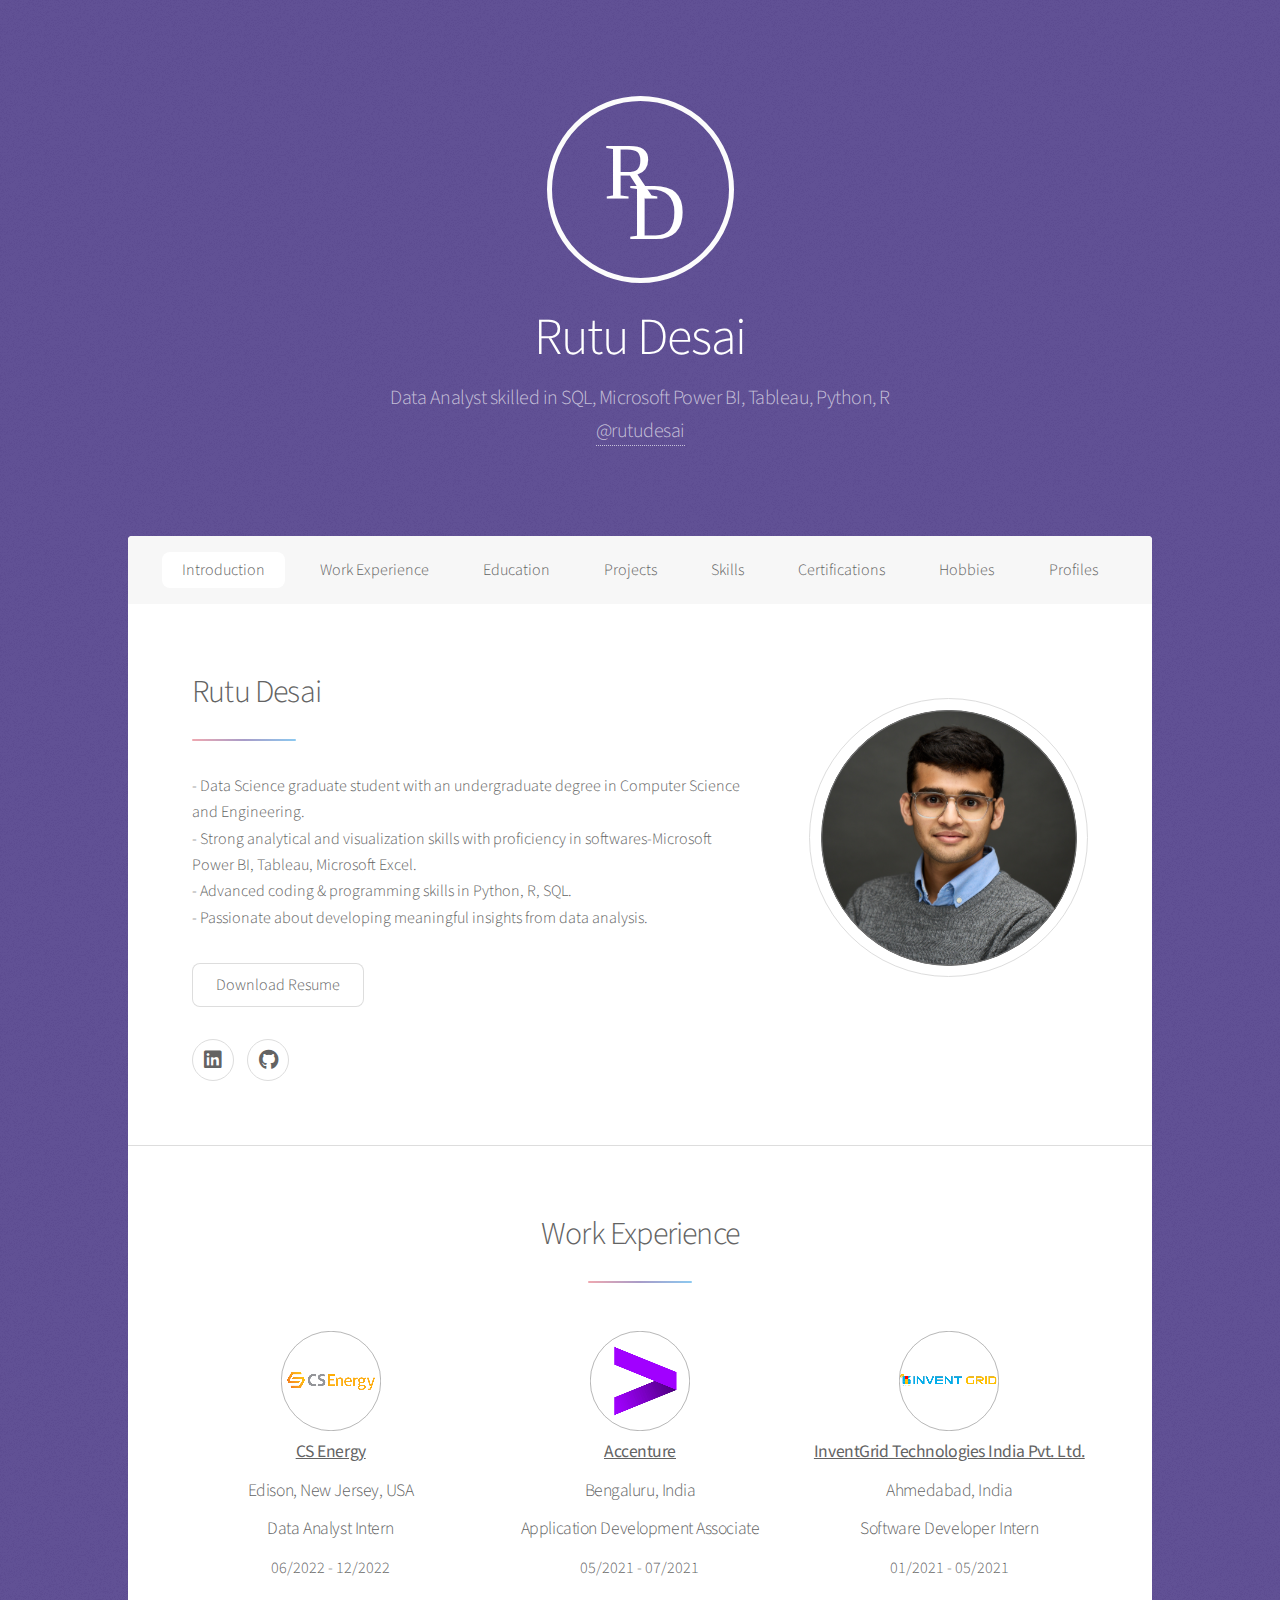
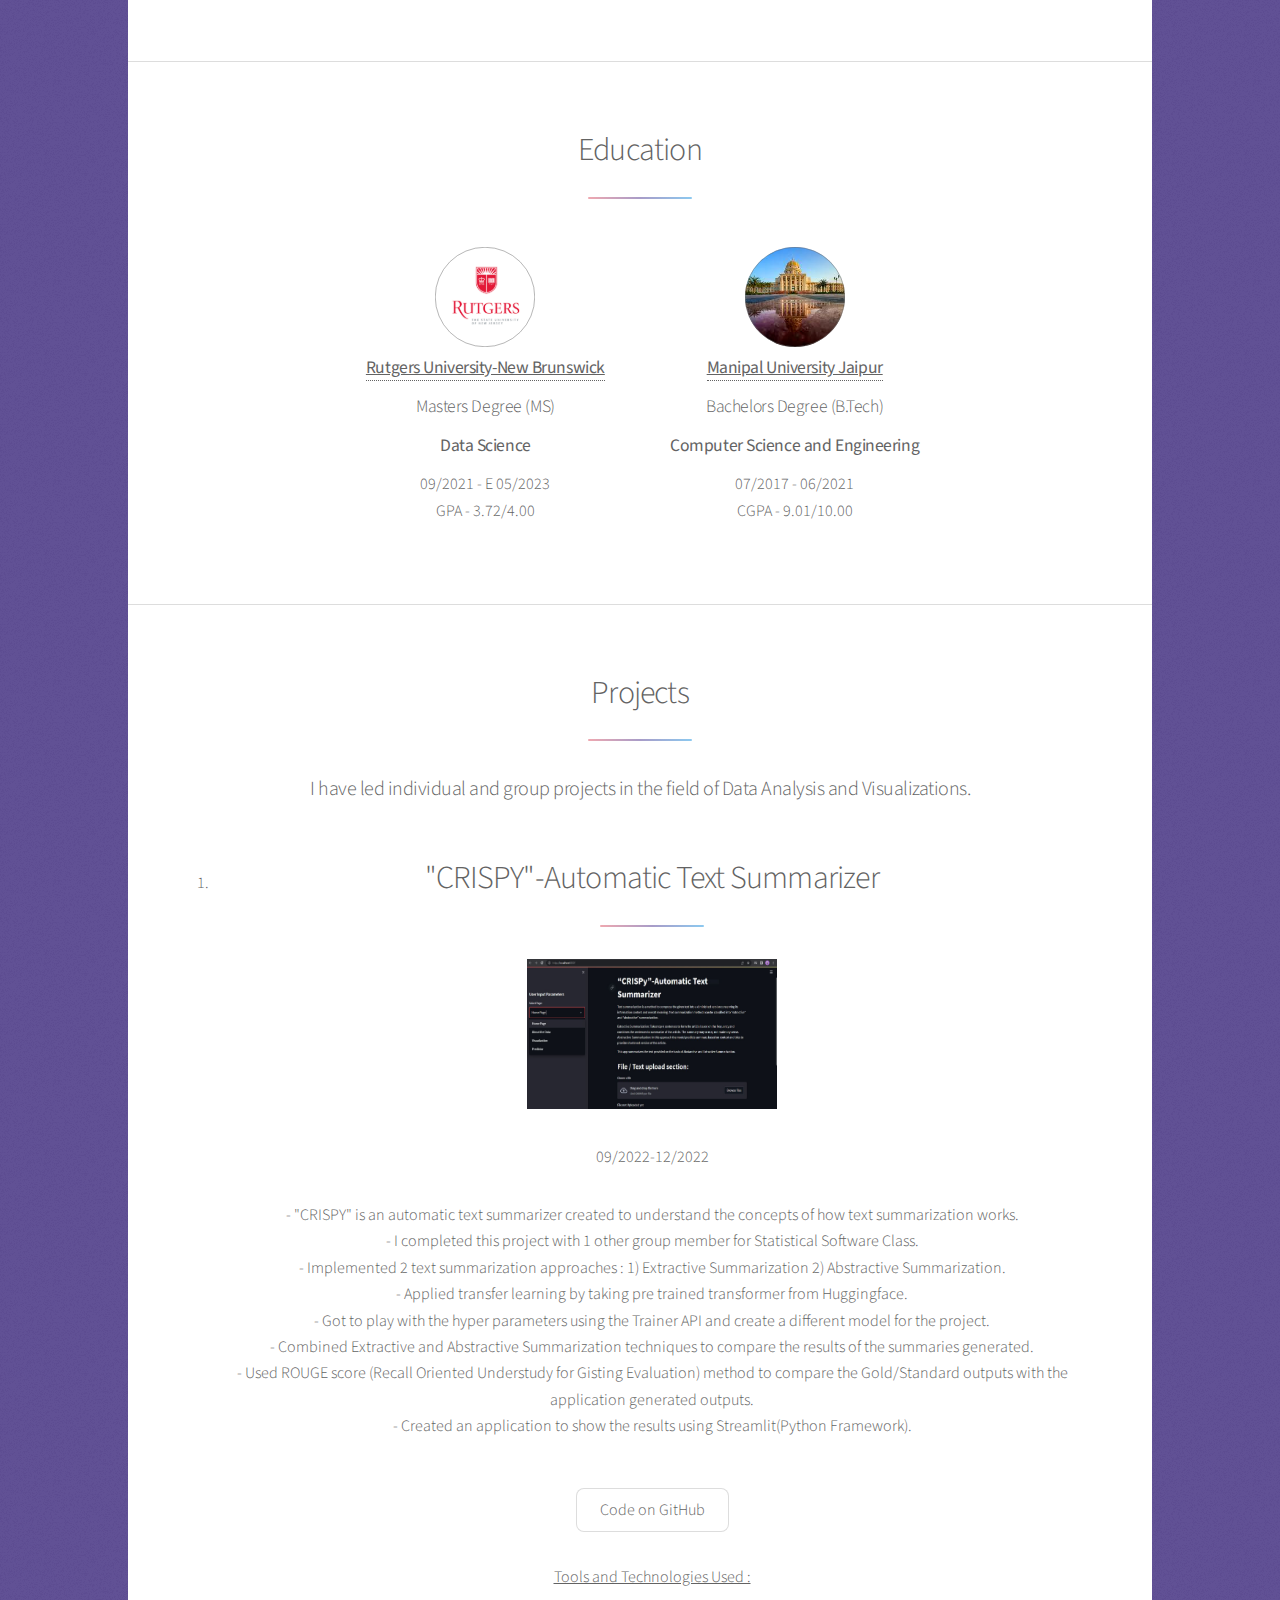
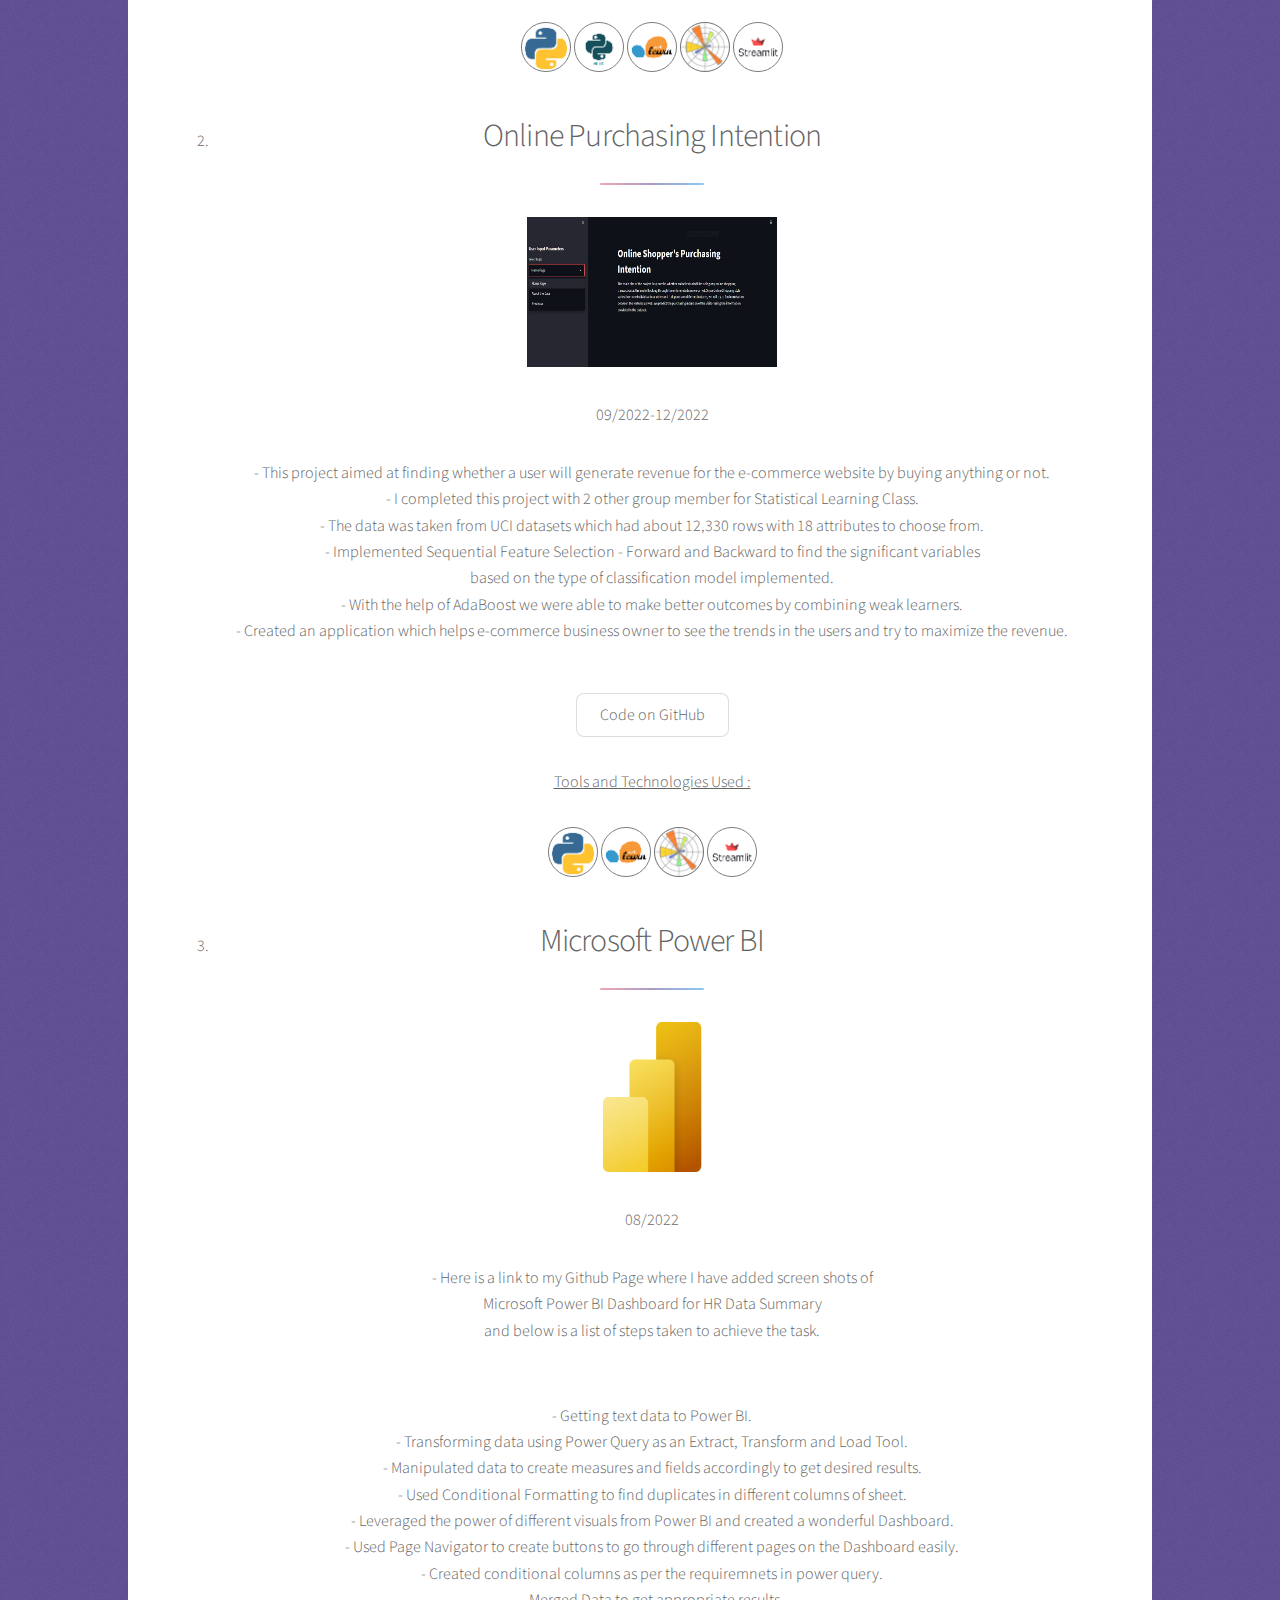
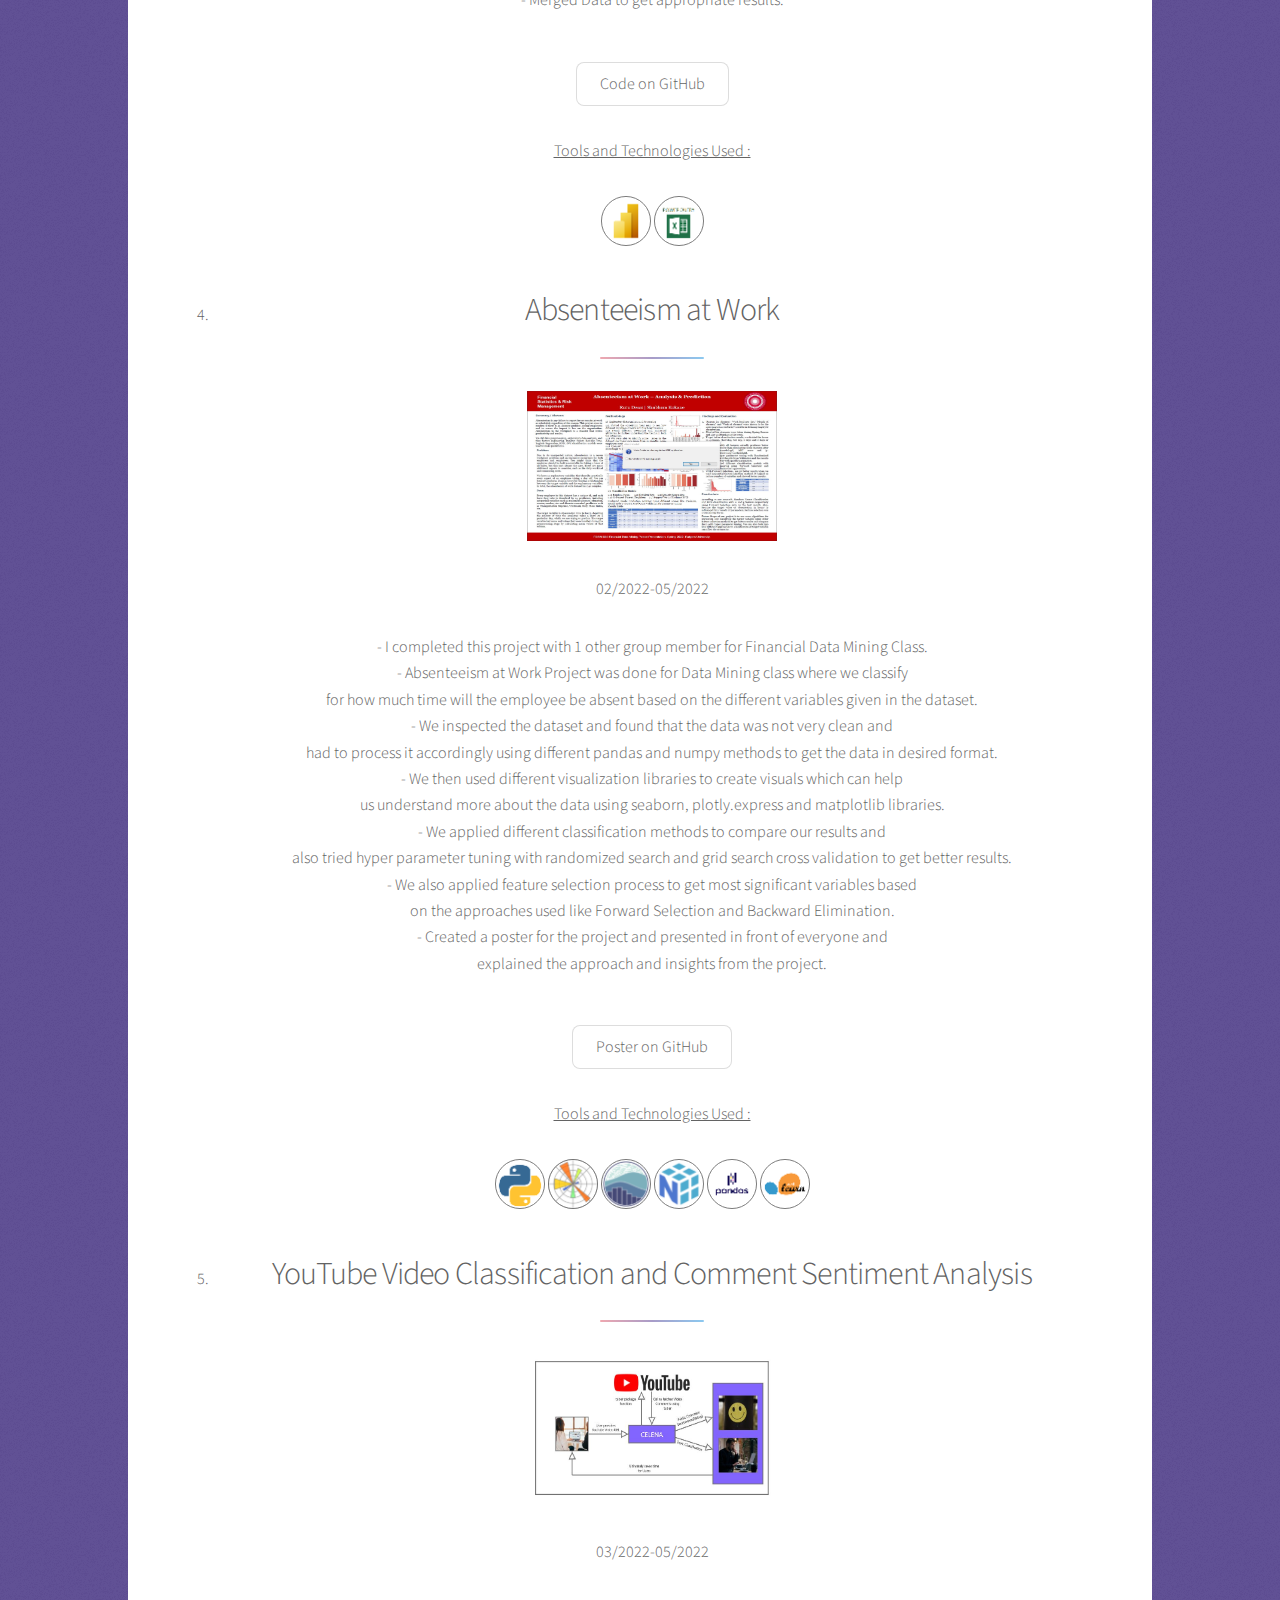
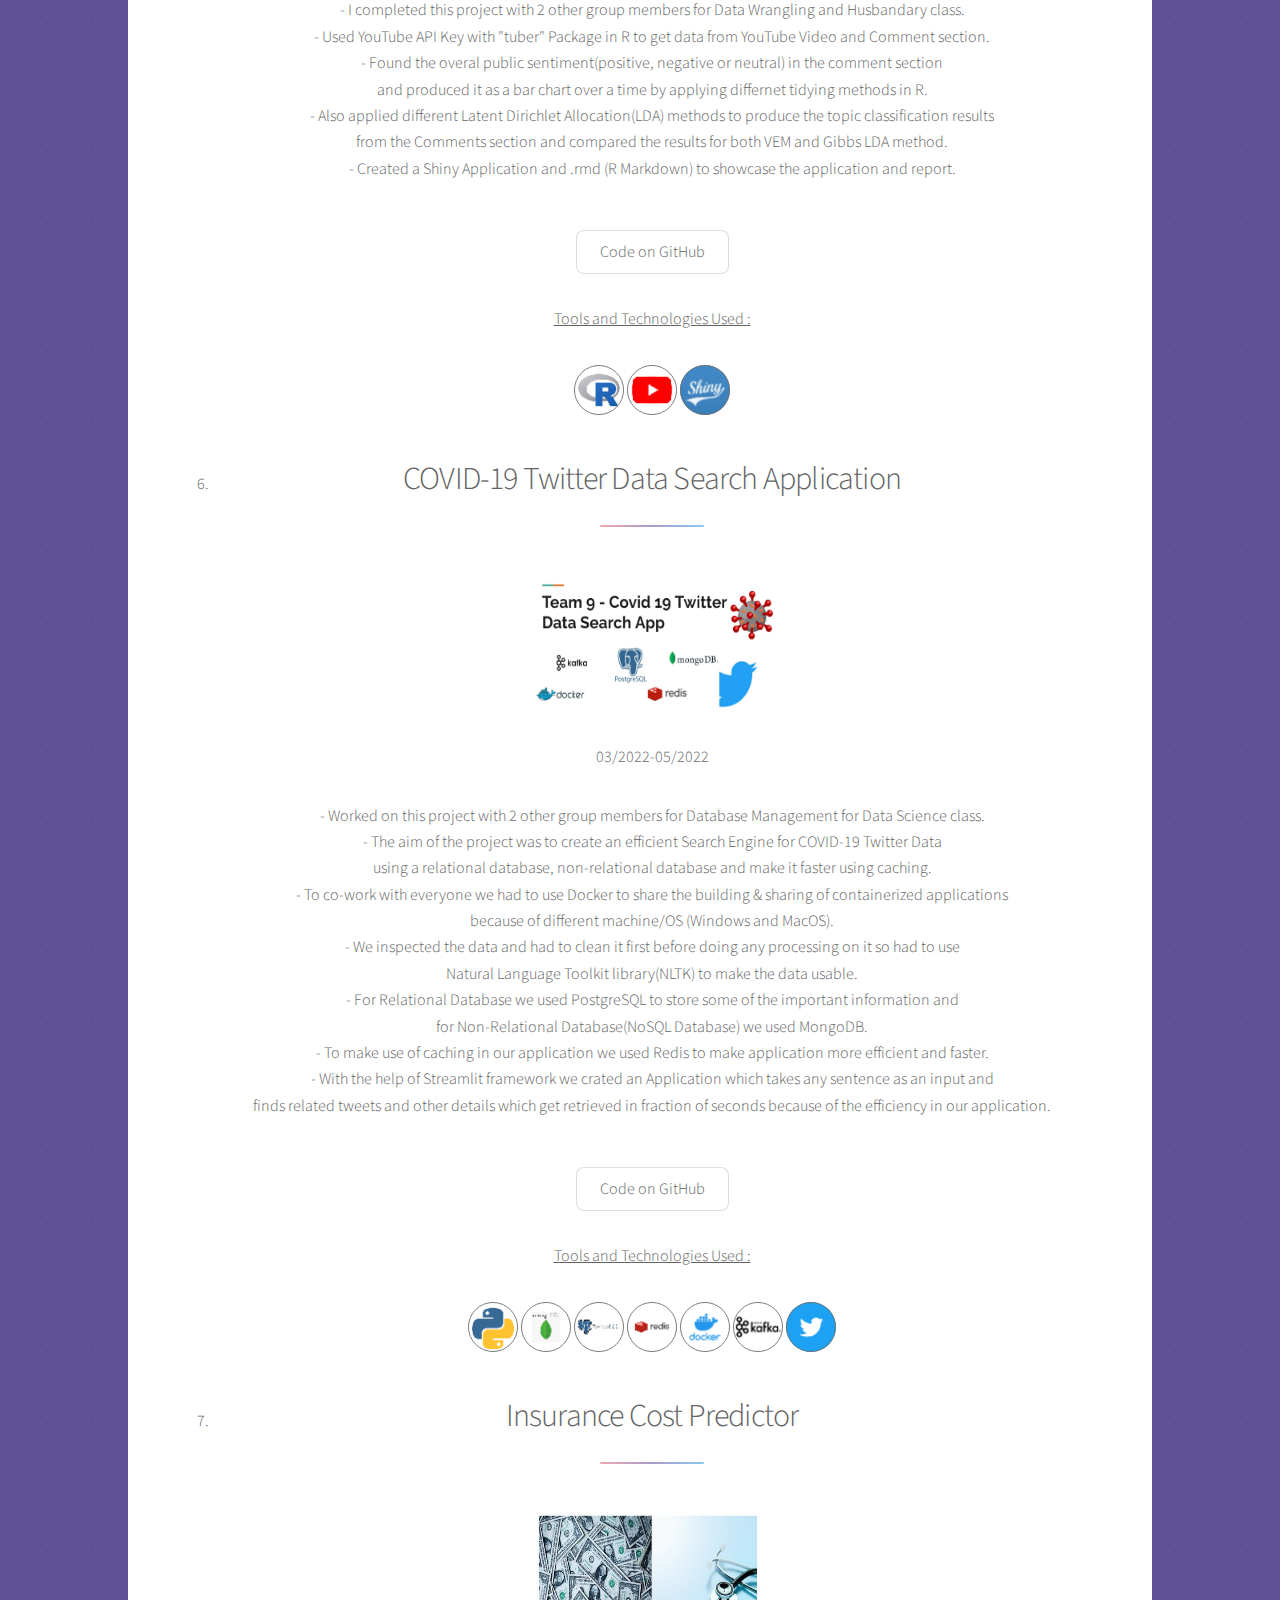
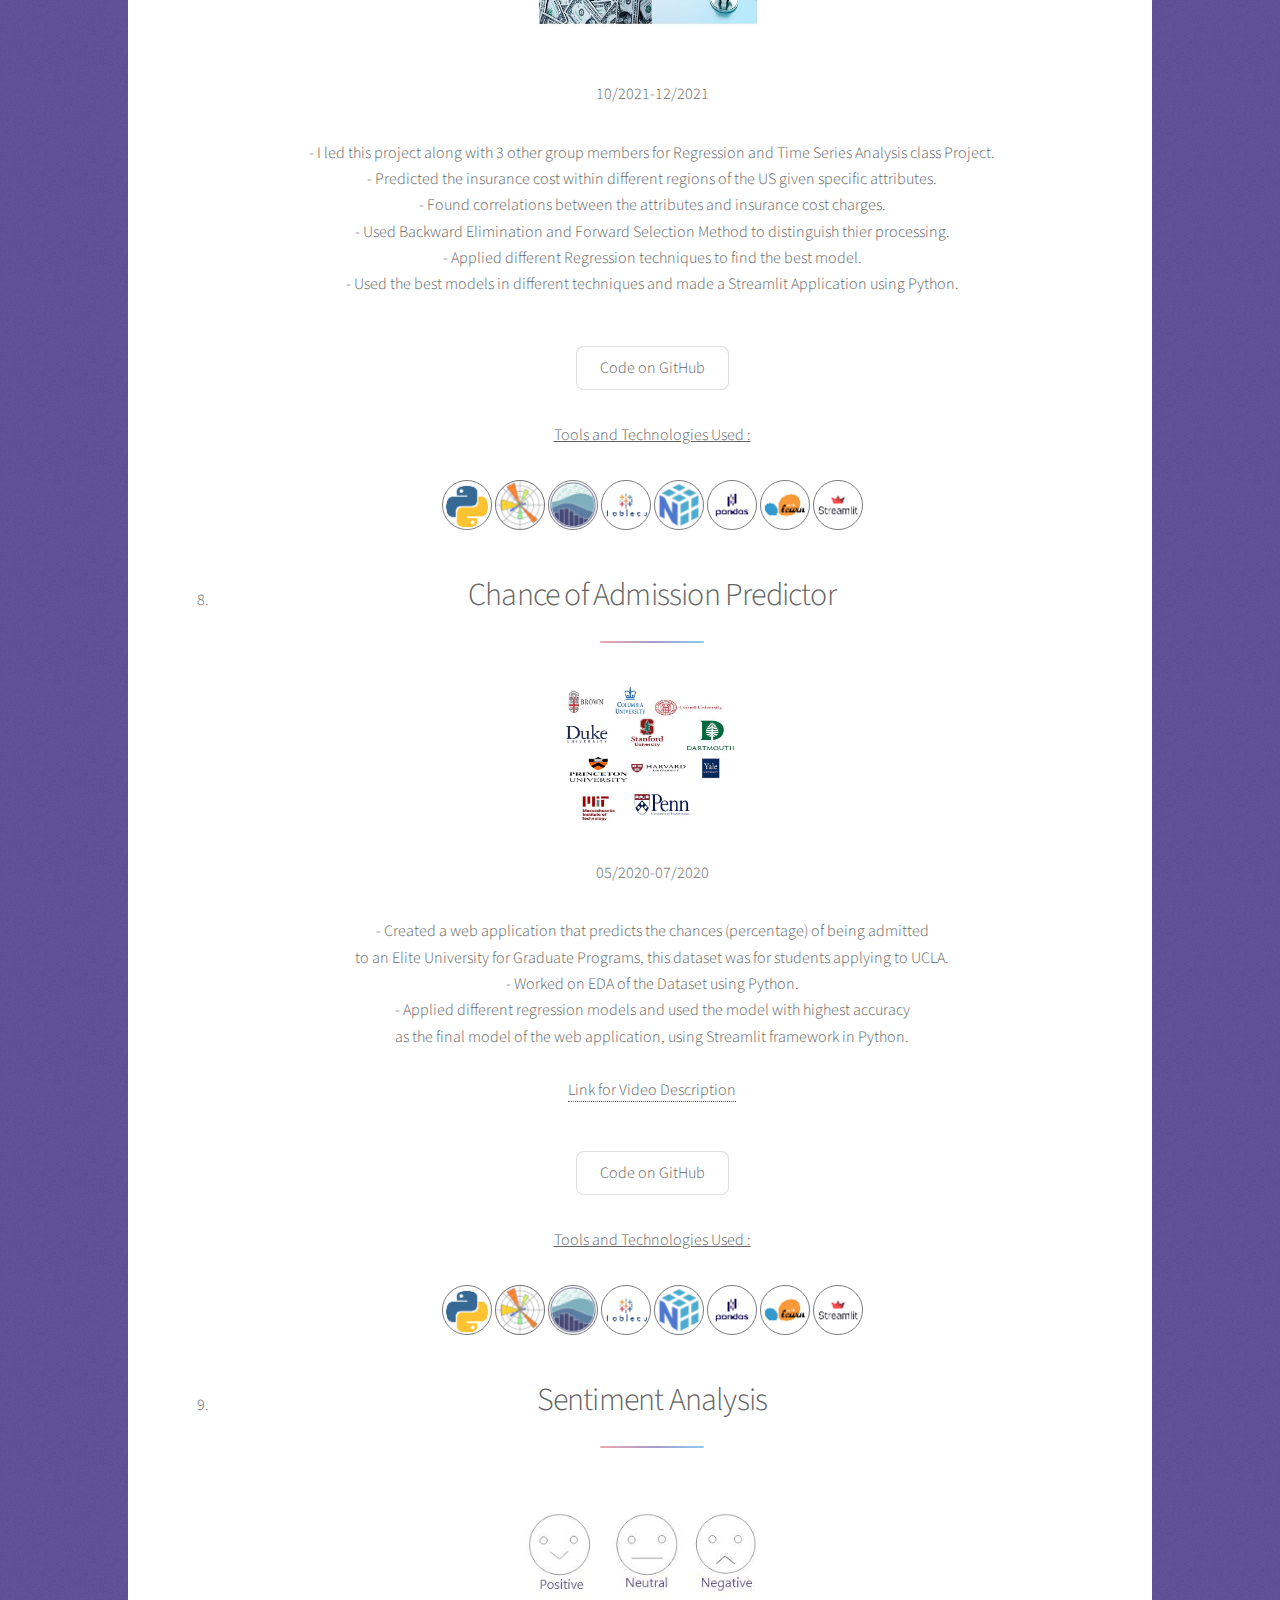
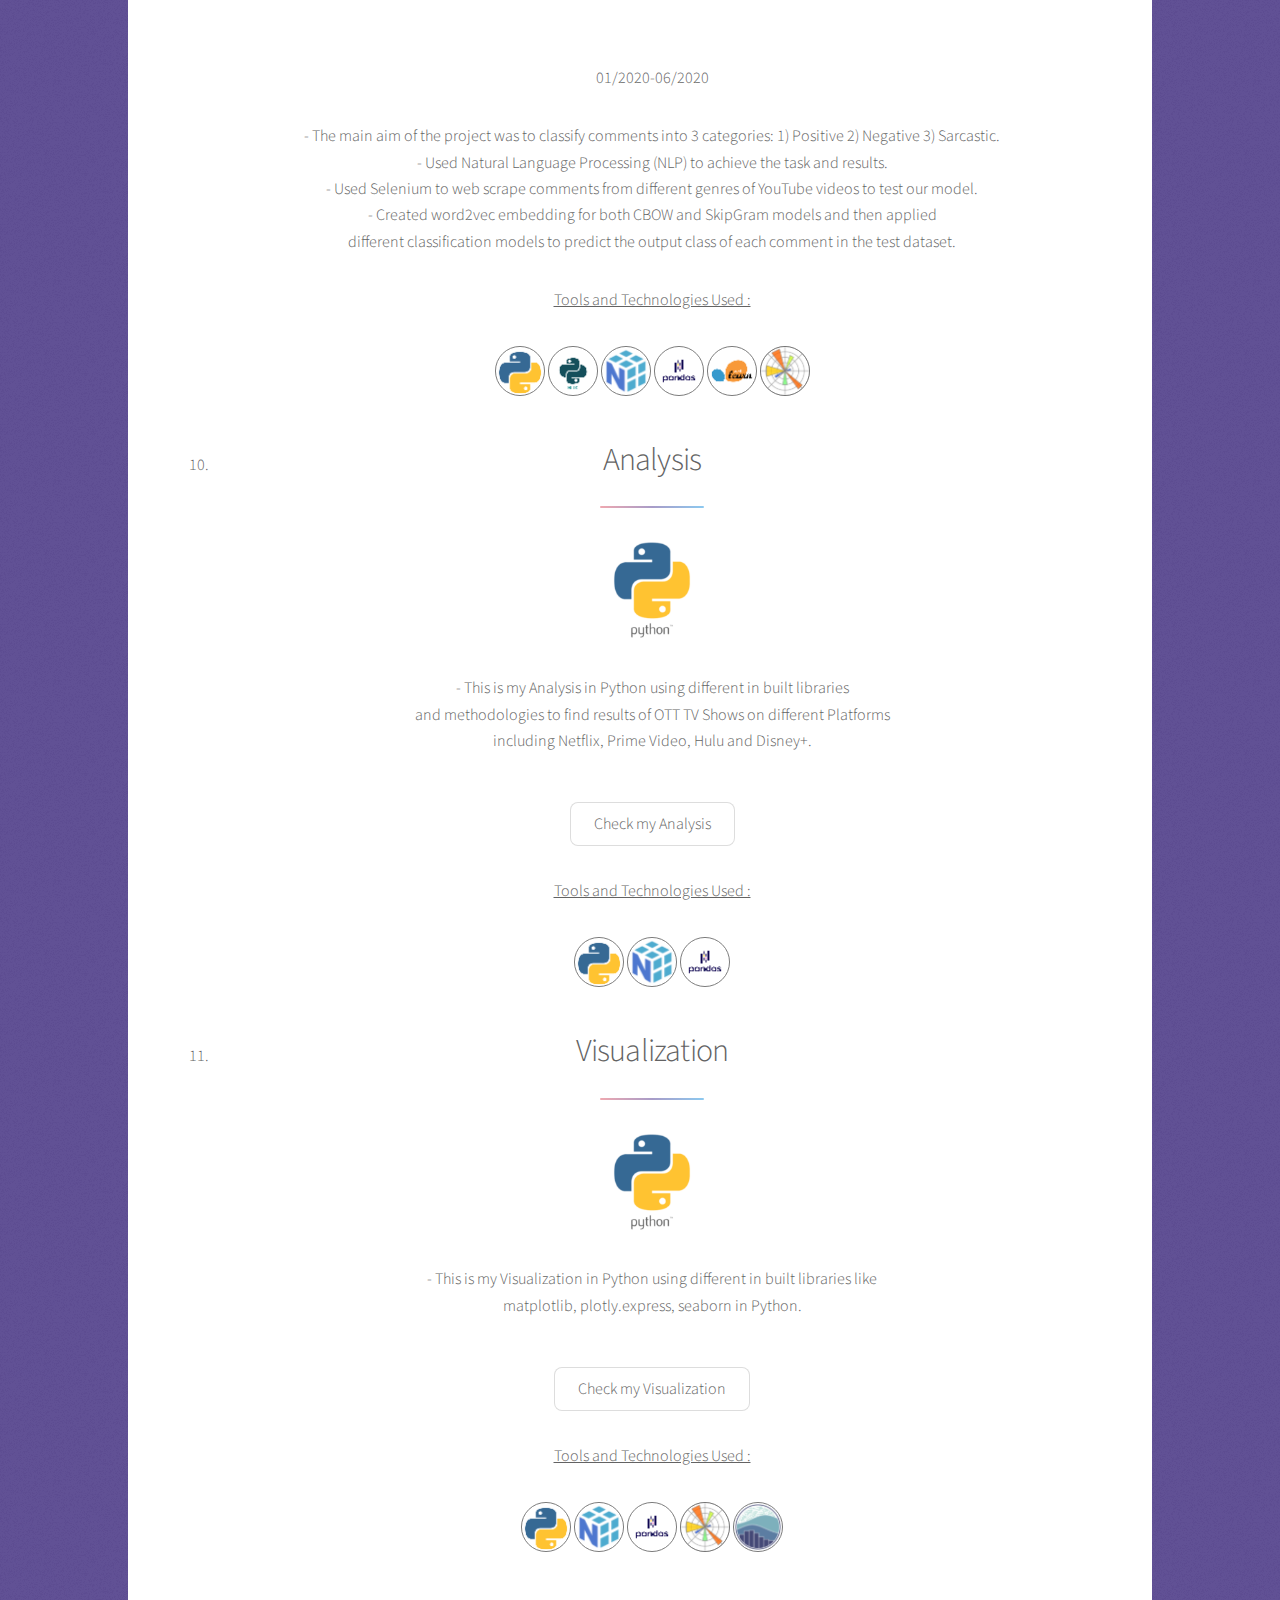
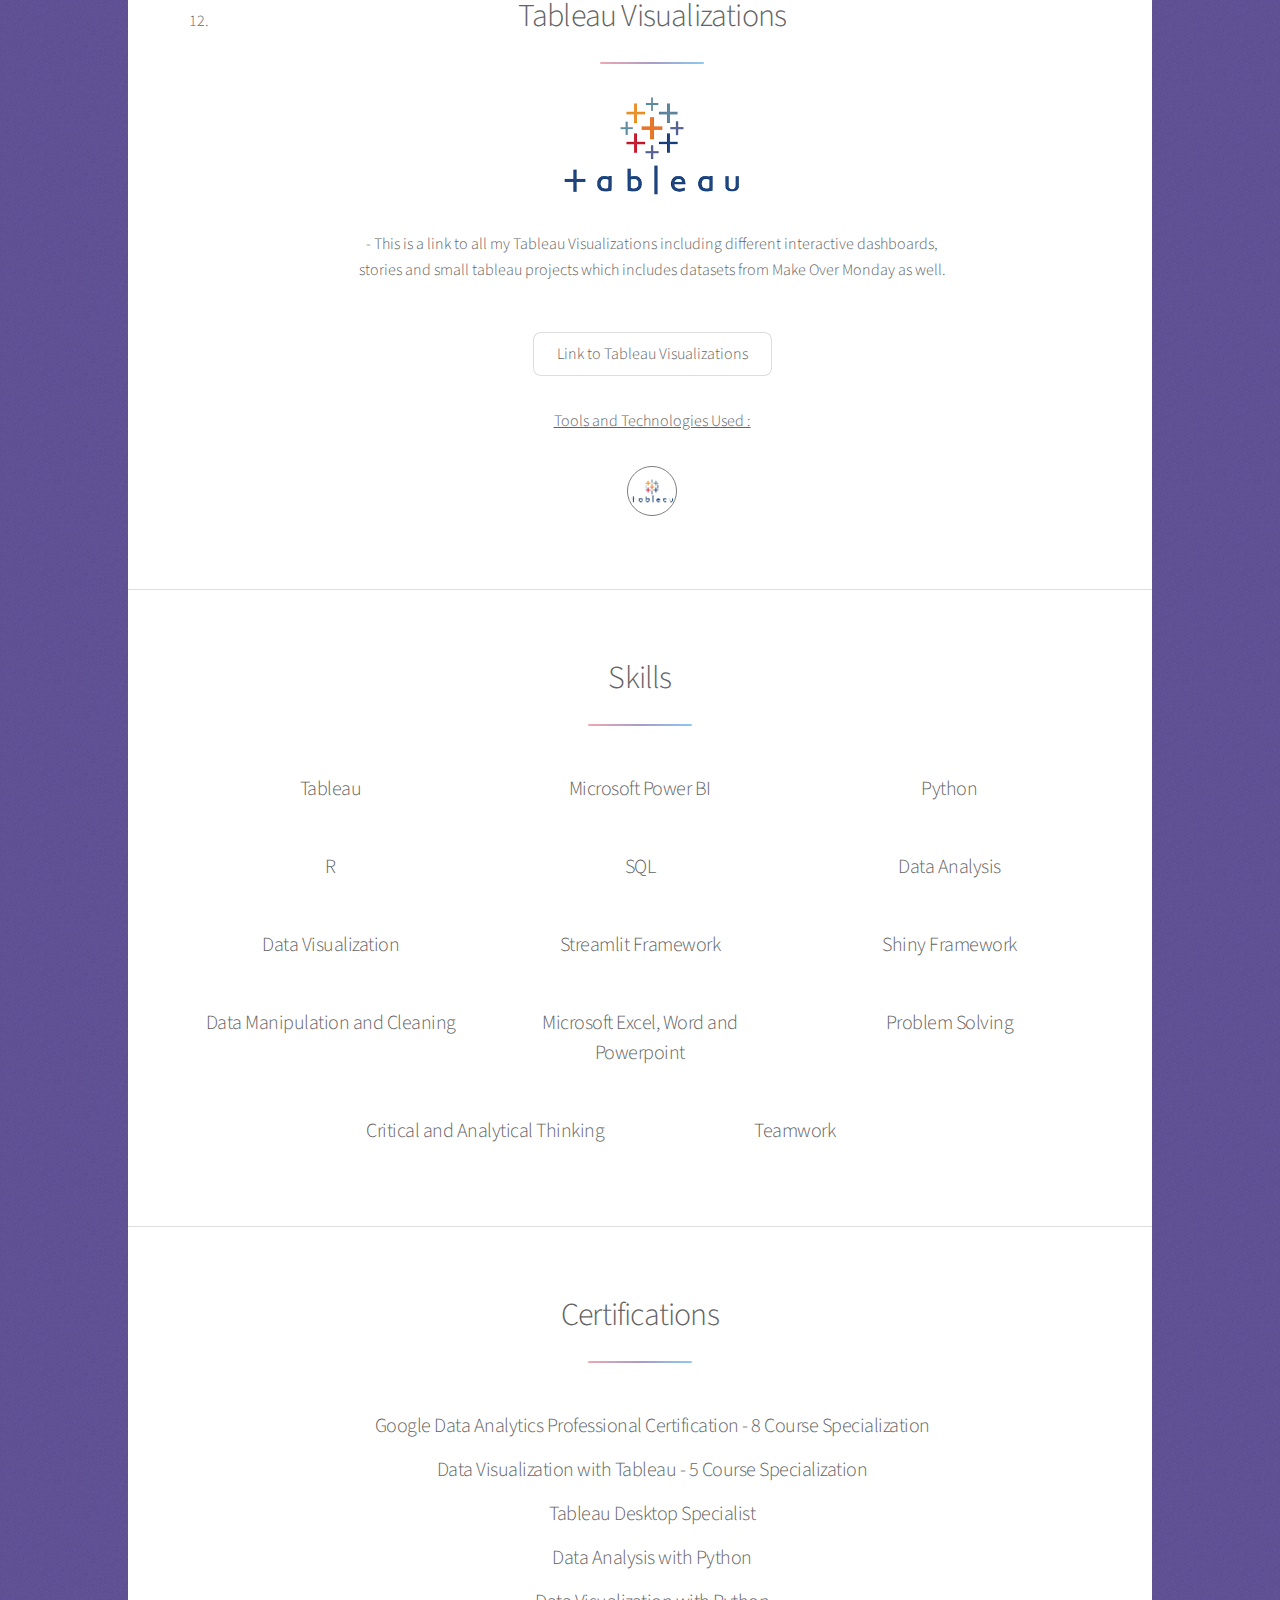
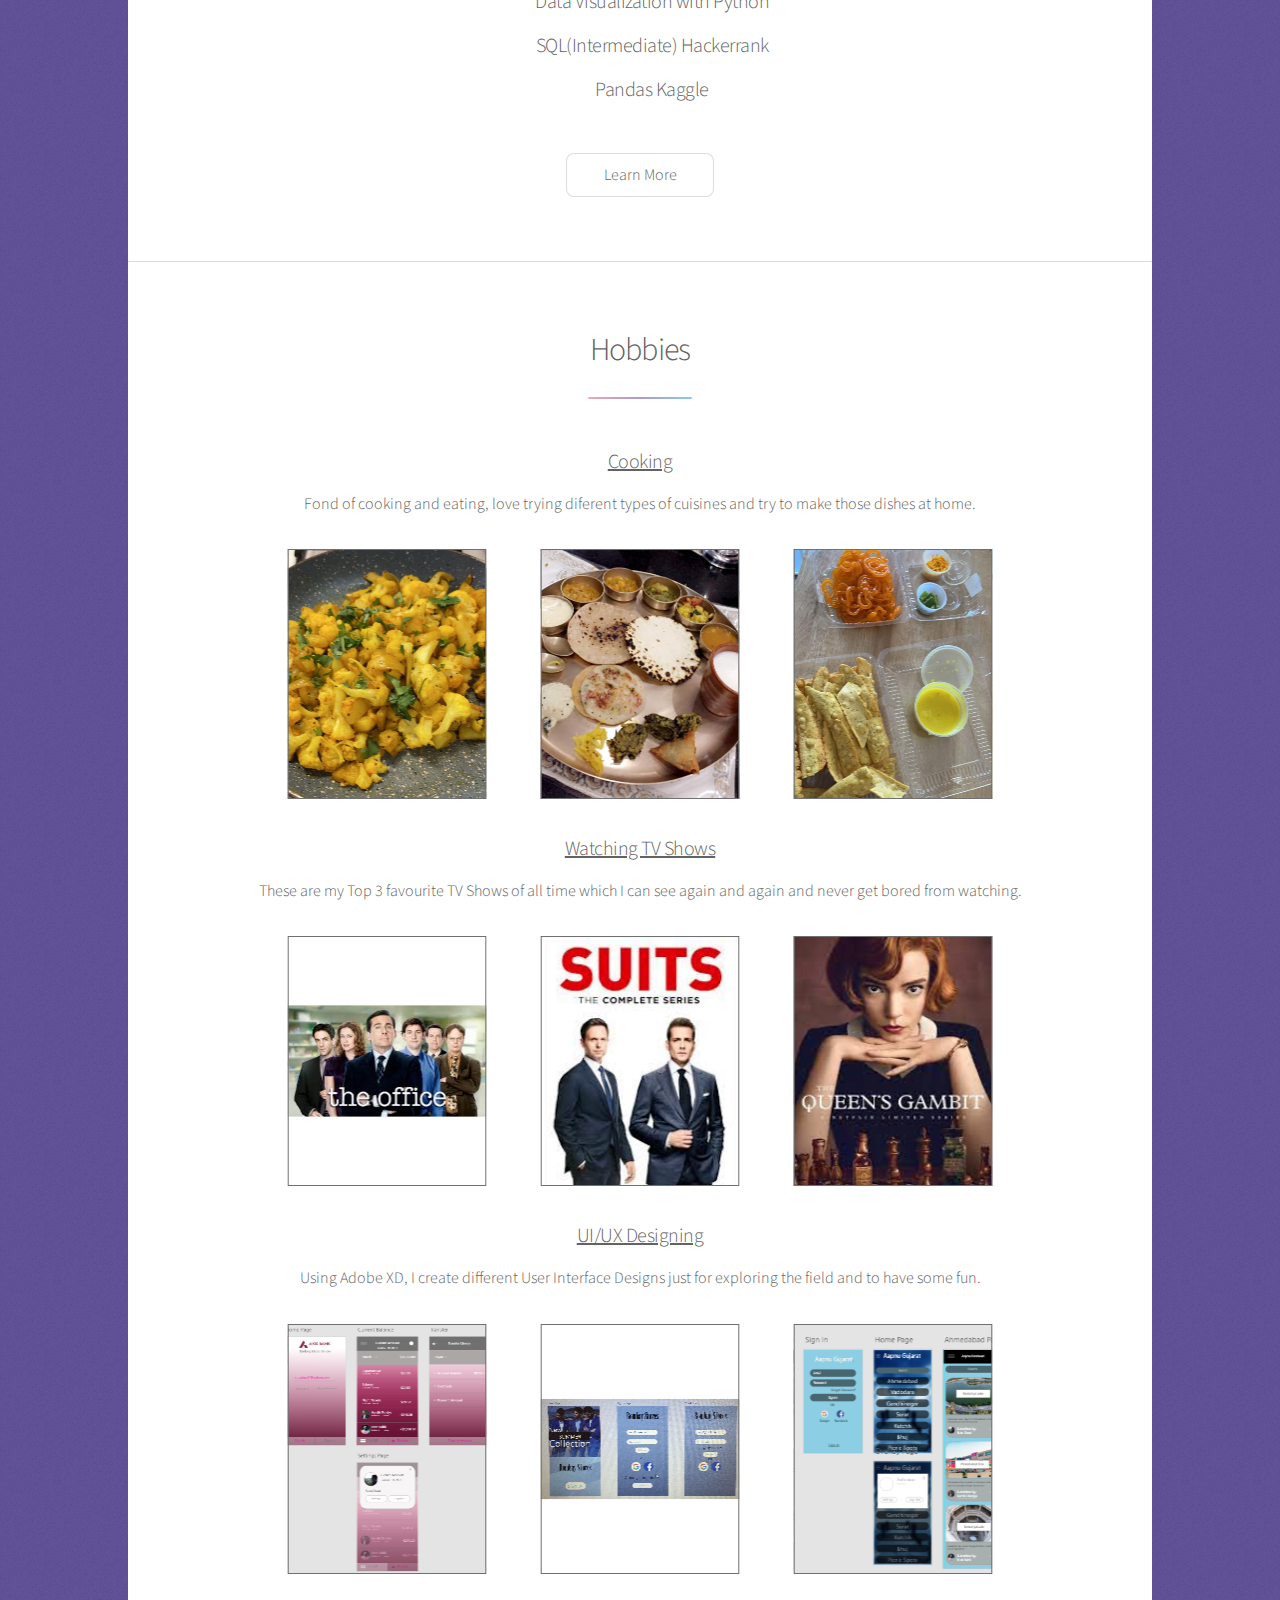
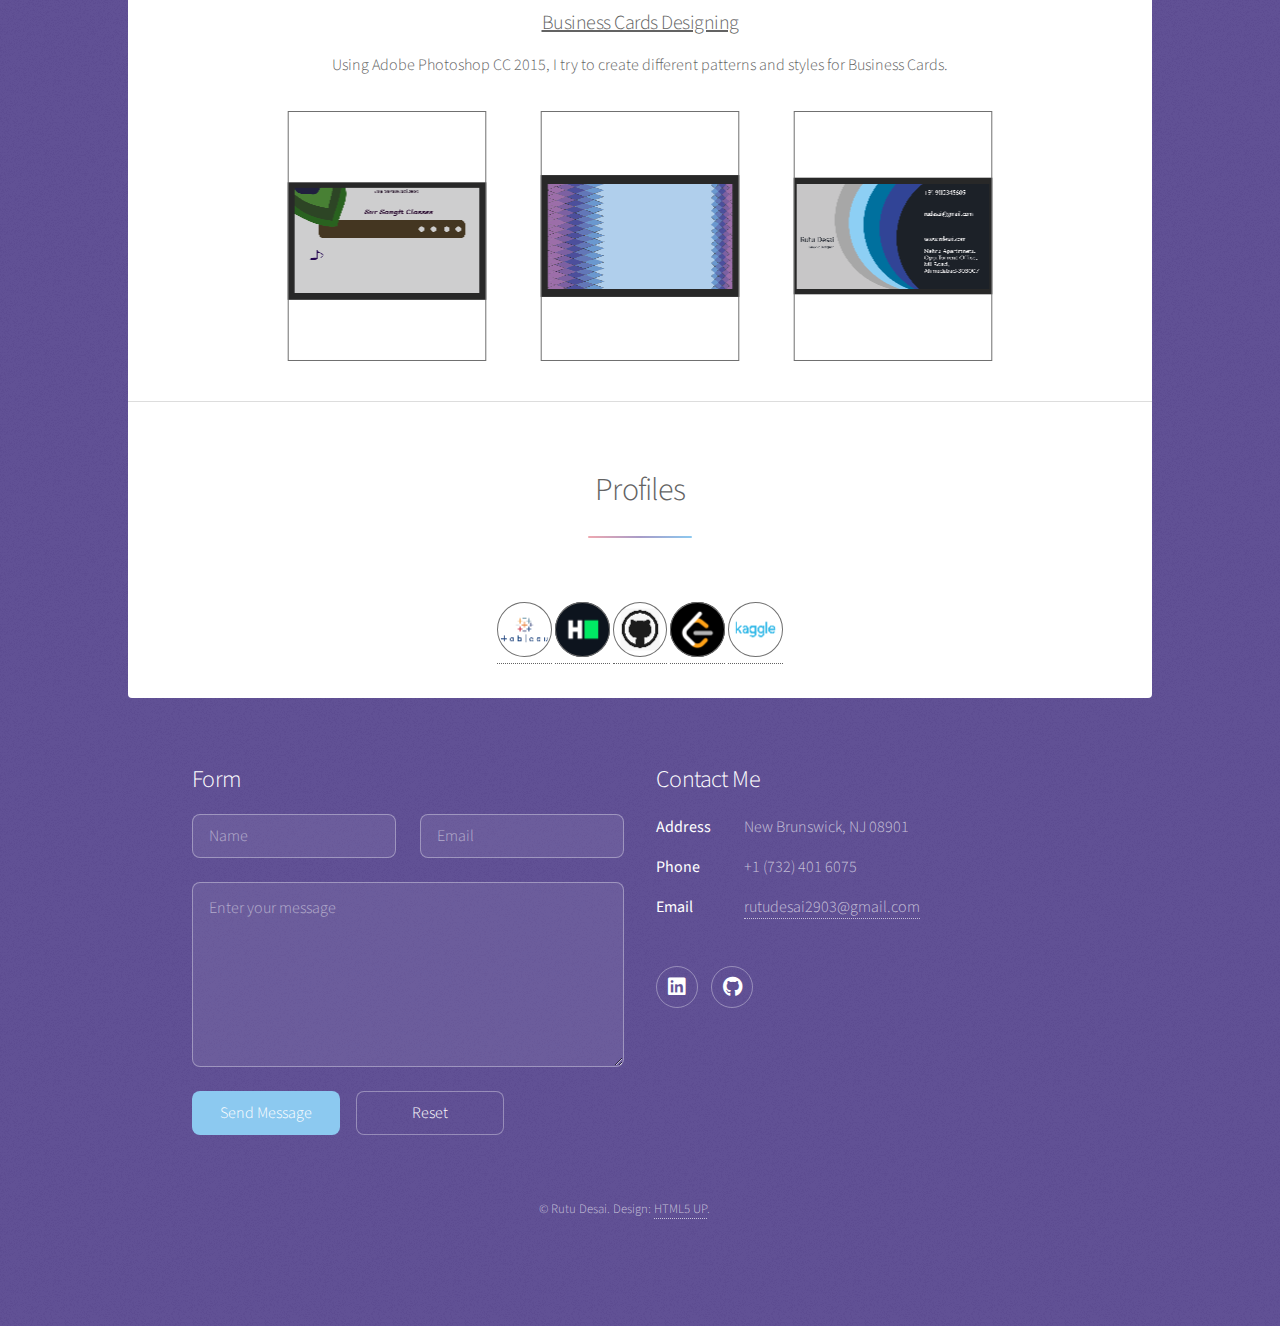
<file: index.html>
<!DOCTYPE HTML>
<!--
	Stellar by HTML5 UP
	html5up.net | @ajlkn
	Free for personal and commercial use under the CCA 3.0 license (html5up.net/license)
-->
<html>
	<head>
		<title>Rutu Desai - Portfolio Website</title>
		<meta charset="utf-8" />
		<meta name="viewport" content="width=device-width, initial-scale=1, user-scalable=no" />
		<link rel="stylesheet" href="assets/css/main.css" />
		<link rel="icon" type="image/svg" href="images/Group 7.svg"/>
		<noscript><link rel="stylesheet" href="assets/css/noscript.css" /></noscript>
	</head>
	<body class="is-preload">

		<!-- Wrapper -->
			<div id="wrapper">

				<!-- Header -->
					<header id="header" class="alt">
						<span class="logo"><img src="images/Group 1.svg" alt="" /></span>
						<h1>Rutu Desai</h1>
						<p>Data Analyst skilled in SQL, Microsoft Power BI, Tableau, Python, R<br />
						<a href="https://www.linkedin.com/in/rutu-desai-874000194/">@rutudesai</a></p>
					</header>

				<!-- Nav -->
					<nav id="nav">
						<ul>
							<li><a href="#intro" class="active">Introduction</a></li>
							<li><a href="#work">Work Experience</a></li>
							<li><a href="#education">Education</a></li>
							<li><a href="#project">Projects</a></li>
							<li><a href="#skill">Skills</a></li>
							<li><a href="#certificate">Certifications</a></li>
							<!-- <li><a href="#lor">LOR's</a></li> -->
							<li><a href="#hobbies">Hobbies</a></li>
							<li><a href="#profiles">Profiles</a></li>
						</ul>
					</nav>

				<!-- Main -->
					<div id="main">

						<!-- Introduction -->
							<section id="intro" class="main">
								<div class="spotlight">
									<div class="content">
										<header class="major">
											<h2>Rutu Desai</h2>
										</header>
										<p>- Data Science graduate student with an undergraduate degree in Computer Science and Engineering.<br>- Strong analytical and
											visualization skills with proficiency in softwares-Microsoft Power BI, Tableau, Microsoft Excel.<br>- Advanced coding &
											programming skills in Python, R, SQL.<br>- Passionate about developing meaningful insights from data analysis.</p>
										<ul class="actions">
											<li><a href ="documents/RutuDesai_Resume.pdf" class="button" attributes-list download>Download Resume </a></li>  
											<!-- <li><a href="generic.html" class="button" download>Download Resume</a></li> -->
										</ul>
									</div>
									<span class="image"><img src="images/rd_prof.svg" alt="" /></span>
								</div>
								<ul class="icons">
									<li><a href="https://www.linkedin.com/in/rutu-desai-874000194/" target="_blank" class="icon brands fa-linkedin alt"><span class="label">LinkedIn</span></a></li>
									<li><a href="https://github.com/rutudesai" target="_blank" class="icon brands fa-github alt"><span class="label">GitHub</span></a></li>
								</ul>
							</section>

						<!-- Work Experience -->
							<section id="work" class="main special">
								<header class="major">
									<h2>Work Experience</h2>
								</header>
								<ul class="features">
									<li>
										<!-- <span class="icon solid major style1 fa-code"></span> -->
										<img src="images/cs-energy-logo.svg" alt="" title="CS Energy" style="height: 100px; width: 100px;"/>
										<h4><b><u>CS Energy</u></b></h4>
										<h4>Edison, New Jersey, USA</h4>
										<h4>Data Analyst Intern</h4>
										<p>06/2022 - 12/2022</p>
									</li>
									<li>
										<!-- <span class="icon solid major style1 fa-code"></span> -->
										<img src="images/accenture-logo.svg" alt="" title="Accenture" style="height: 100px; width: 100px;"/>
										<h4><b><u>Accenture</u></b></h4>
										<h4>Bengaluru, India</h4>
										<h4>Application Development Associate</h4>
										<p>05/2021 - 07/2021</p>
									</li>
									<li>
										<!-- <span class="icon solid major style1 fa-code"></span> -->
										<img src="images/inventgrid-logo.svg" alt="" title="InventGrid Technologies Inida Pvt. Ltd." style="height: 100px; width: 100px;">
										<h4><b><u>InventGrid Technologies India Pvt. Ltd.</u></b></h4>
										<h4>Ahmedabad, India</h4>
										<h4>Software Developer Intern</h4>
										<p>01/2021 - 05/2021</p>
									</li>
									<!-- <li>
										<span class="icon major style5 fa-gem"></span>
										<h3>Dolor nullam</h3>
										<p>Sed lorem amet ipsum dolor et amet nullam consequat a feugiat consequat tempus veroeros sed consequat.</p>
									</li> -->
								</ul>
								<!-- <footer class="major">
									<ul class="actions special">
										<li><a href="generic.html" class="button">Learn More</a></li>
									</ul>
								</footer> -->
							</section>
						
						<!-- Education -->
							<section id="education" class="main special">
								<header class="major">
									<h2>Education</h2>
								</header>
								<ul class="features">
									<li>
										<!-- <span class="icon major style3 fa-copy"></span> -->
										<img src="images/rutgers-logo1.svg" alt="" title="Rutgers University-New Brunswick" style="height: 100px; width: 100px;"/>
										<h4><b><u><a href="https://newbrunswick.rutgers.edu/?utm_source=rutgers.edu&utm_medium=web&utm_campaign=uwide_sliver_new">Rutgers University-New Brunswick</a></u></b></h4>
										<h4>Masters Degree (MS)</h4>
										<h4><b>Data Science</b></h4>
										<p>09/2021 - E 05/2023<br>GPA - 3.72/4.00</p>
									</li>
									<li>
										<!-- <span class="icon major style3 fa-copy"></span> -->
										<img src="images/manipal-logo.svg" alt="" title="Manipal University Jaipur" style="height: 100px; width: 100px;"/>
										<h4><b><u><a href="https://jaipur.manipal.edu/">Manipal University Jaipur</a></u></b></h4>
										<h4>Bachelors Degree (B.Tech)</h4>
										<h4><b>Computer Science and Engineering</b></h4>
										<p>07/2017 - 06/2021<br>CGPA - 9.01/10.00</p>
									</li>
								<!-- <li>
									<span class="icon major style5 fa-gem"></span>
									<h3>Dolor nullam</h3>
									<p>Sed lorem amet ipsum dolor et amet nullam consequat a feugiat consequat tempus veroeros sed consequat.</p>
								</li>  -->
								</ul>
							<!-- <footer class="major">
								<ul class="actions special">
									<li><a href="generic.html" class="button">Learn More</a></li>
								</ul>
							</footer> -->
							</section>

						<!-- Projects -->
							<section id="project" class="main special">
								<header class="major">
									<h2>Projects</h2>
									<p>I have led individual and group projects in the field of Data Analysis and Visualizations.</p>
								</header>
								<ol>
									<li>
										<div class="spotlight">
											<div class="content">
												<header class="major">
													<h2>"CRISPY"-Automatic Text Summarizer</h2>
												</header>
												<span><img src="images/crispy.JPG" alt="" title="Crispy-Automatic Text Summarizer" style="height: 150px; width: 250px;" /></span><br><br>
												<p>09/2022-12/2022</p>
												<p>- "CRISPY" is an automatic text summarizer created to understand the concepts of how text summarization works.
													<br>- I completed this project with 1 other group member for Statistical Software Class.
													<br> - Implemented 2 text summarization approaches : 1) Extractive Summarization 2) Abstractive Summarization.
													<br> - Applied transfer learning by taking pre trained transformer from Huggingface. 
													<br> - Got to play with the hyper parameters using the Trainer API and create a different model for the project.
													<br> - Combined Extractive and Abstractive Summarization techniques to compare the results of the summaries generated.
													<br> - Used ROUGE score (Recall Oriented Understudy for Gisting Evaluation) method to compare the Gold/Standard outputs with the application generated outputs.
													<br> - Created an application to show the results using Streamlit(Python Framework).
												</p>
											<footer class="major">
												<ul class="actions special">
													<li><a href="https://github.com/rutudesai/CRISPY-Automatic-Text-Summarizer" target="_blank" class="button">Code on GitHub</a></li>
												</ul>
											</footer> 
											<!-- <p>Group Project Members : Atharva Adbe, Anchala Krishnan, Shubham Kokane</p> -->
											<p><u>Tools and Technologies Used : </u></p>
												<img src="images/pyton-mini.svg" alt="" title="Python" style="height: 50px; width: 50px;">
												<img src="images/nltk.svg" alt="" title="NLTK" style="height: 50px; width: 50px;">
												<img src="images/scikit-learn.svg" alt="" title="Scikit-Learn" style="height: 50px; width: 50px;">
												<img src="images/matplotlib.svg" alt="" title="Matplotlib" style="height: 50px; width: 50px;">
												<img src="images/streamlit.svg" alt="" title="Streamlit" style="height: 50px; width: 50px;">
											</div>
										</div>
									</li>
									<li>
										<div class="spotlight">
											<div class="content">
												<header class="major">
													<h2>Online Purchasing Intention</h2>
												</header>
												<span><img src="images/online-purchasing-intention.JPG" alt="" title="Online Purchasing Intention" style="height: 150px; width: 250px;" /></span><br><br>
												<p>09/2022-12/2022</p>
												<p>- This project aimed at finding whether a user will generate revenue for the e-commerce website by buying anything or not.
													<br>- I completed this project with 2 other group member for Statistical Learning Class.
													<br>- The data was taken from UCI datasets which had about 12,330 rows with 18 attributes to choose from.
													<br>- Implemented Sequential Feature Selection - Forward and Backward to find the significant variables 
													<br> based on the type of classification model implemented.
													<br>- With the help of AdaBoost we were able to make better outcomes by combining weak learners.
													<br>- Created an application which helps e-commerce business owner to see the trends in the users and try to maximize the revenue. 
												</p>
											<footer class="major">
												<ul class="actions special">
													<li><a href="https://github.com/rutudesai/Online-Purchasing-Intention" target="_blank" class="button">Code on GitHub</a></li>
												</ul>
											</footer> 
											<!-- <p>Group Project Members : Atharva Adbe, Anchala Krishnan, Shubham Kokane</p> -->
											<p><u>Tools and Technologies Used : </u></p>
												<img src="images/pyton-mini.svg" alt="" title="Python" style="height: 50px; width: 50px;">
												<img src="images/scikit-learn.svg" alt="" title="Scikit-Learn" style="height: 50px; width: 50px;">
												<img src="images/matplotlib.svg" alt="" title="Matplotlib" style="height: 50px; width: 50px;">
												<img src="images/streamlit.svg" alt="" title="Streamlit" style="height: 50px; width: 50px;">
											</div>
										</div>
									</li>	
								<li>
									<div class="spotlight">
										<div class="content">
											<header class="major">
												<h2>Microsoft Power BI</h2>
											</header>
											<span><img src="images/power-bi.png" alt="" title="HR Power BI Dashboard" style="height: 150px; width: 250px;" /></span><br><br>
											<p>08/2022</p>
											<p>- Here is a link to my Github Page where I have added screen shots of <br>Microsoft Power BI Dashboard for HR Data Summary <br>and below is a list of steps taken to achieve the task.</p>
												<br>- Getting text data to Power BI.
												<br>- Transforming data using Power Query as an Extract, Transform and Load Tool.
												<br>- Manipulated data to create measures and fields accordingly to get desired results.
												<br>- Used Conditional Formatting to find duplicates in different columns of sheet.
												<br>- Leveraged the power of different visuals from Power BI and created a wonderful Dashboard.
												<br>- Used Page Navigator to create buttons to go through different pages on the Dashboard easily.
												<br>- Created conditional columns as per the requiremnets in power query.
												<br>- Merged Data to get appropriate results.
										<footer class="major">
											<ul class="actions special">
												<li><a href="https://github.com/rutudesai/HR-PBI-Dashboard" target="_blank" class="button">Code on GitHub</a></li>
											</ul>
										</footer> 
										<!-- <p>Group Project Members : Atharva Adbe, Anchala Krishnan, Shubham Kokane</p> -->
										<p><u>Tools and Technologies Used : </u></p>
											<img src="images/power-bi.svg" alt="" title="Microsoft Power BI" style="height: 50px; width: 50px;">
											<img src="images/power-query.svg" alt="" title="Power Query" style="height: 50px; width: 50px;">
										</div>
									</div>
								</li>
								<li>
									<div class="spotlight">
										<div class="content">
											<header class="major">
												<h2>Absenteeism at Work</h2>
											</header>
											<span><img src="images/absenteeism-pic.JPG" alt="" title="Absenteeism at Work" style="height: 150px; width: 250px;" /></span><br><br>
											<p>02/2022-05/2022</p>
											<p>- I completed this project with 1 other group member for Financial Data Mining Class.
												<br>- Absenteeism at Work Project was done for Data Mining class where we classify<br> for how much time will the employee be absent based on the different variables given in the dataset.
												<br>- We inspected the dataset and found that the data was not very clean and<br> had to process it accordingly using different pandas and numpy methods to get the data in desired format.
												<br>- We then used different visualization libraries to create visuals which can help<br> us understand more about the data using seaborn, plotly.express and matplotlib libraries.
												<br>- We applied different classification methods to compare our results and<br> also tried hyper parameter tuning with randomized search and grid search cross validation to get better results.
												<br>- We also applied feature selection process to get most significant variables based<br> on the approaches used like Forward Selection and Backward Elimination.
												<br>- Created a poster for the project and presented in front of everyone and<br> explained the approach and insights from the project.
											</p>
										<footer class="major">
											<ul class="actions special">
												<li><a href="https://github.com/rutudesai/Absenteeism-at-Work/blob/main/Final_Absenteeism_Poster.pdf" target="_blank" class="button">Poster on GitHub</a></li>
											</ul>
										</footer> 
										<!-- <p>Group Project Members : Atharva Adbe, Anchala Krishnan, Shubham Kokane</p> -->
										<p><u>Tools and Technologies Used : </u></p>
										<img src="images/pyton-mini.svg" alt="" title="Python" style="height: 50px; width: 50px;">
										<img src="images/matplotlib.svg" alt="" title="Matplotlib" style="height: 50px; width: 50px;">
										<img src="images/seaborn.svg" alt="" title="Seaborn" style="height: 50px; width: 50px;">
										<img src="images/numpy.svg" alt="" title="Numpy" style="height: 50px; width: 50px;">
										<img src="images/pandas.svg" alt="" title="Pandas" style="height: 50px; width: 50px;">
										<img src="images/scikit-learn.svg" alt="" title="Scikit-Learn" style="height: 50px; width: 50px;">
										</div>
									</div>
								</li>
								<li>
								<div class="spotlight">
									<div class="content">
										<header class="major">
											<h2>YouTube Video Classification and Comment Sentiment Analysis</h2>
										</header>
										<span><img src="images/System_Design_1.JPG" alt="" title="YouTube Video Classification and Comment Sentiment Analysis" style="height: 150px; width: 250px;" /></span><br><br>
										<p>03/2022-05/2022</p>
										<p>- I completed this project with 2 other group members for Data Wrangling and Husbandary class.
											<br>- Used YouTube API Key with "tuber" Package in R to get data from YouTube Video and Comment section.
											<br>- Found the overal public sentiment(positive, negative or neutral) in the comment section<br> and produced it as a bar chart over a time by applying differnet tidying methods in R.
											<br>- Also applied different Latent Dirichlet Allocation(LDA) methods to produce the topic classification results<br> from the Comments section and compared the results for both VEM and Gibbs LDA method.
											<br>- Created a Shiny Application and .rmd (R Markdown) to showcase the application and report.</p>
									<footer class="major">
										<ul class="actions special">
											<li><a href="https://github.com/rutudesai/Data-Wrangling-Project" target="_blank" class="button">Code on GitHub</a></li>
										</ul>
									</footer> 
									<!-- <p>Group Project Members : Atharva Adbe, Anchala Krishnan, Shubham Kokane</p> -->
									<p><u>Tools and Technologies Used : </u></p>
										<img src="images/r-logo.svg" alt="" title="R" style="height: 50px; width: 50px;">
										<img src="images/yt-logo.svg" alt="" title="YouTube API" style="height: 50px; width: 50px;">
										<img src="images/shiny-logo.svg" alt="" title="Shiny" style="height: 50px; width: 50px;">
									</div>
								</div>
								</li>
								<li>
									<div class="spotlight">
										<div class="content">
											<header class="major">
												<h2>COVID-19 Twitter Data Search Application</h2>
											</header>
											<span><img src="images/database-img.JPG" alt="" title="COVID-19 Twitter Data Search Application" style="height: 150px; width: 250px;" /></span><br><br>
											<p>03/2022-05/2022</p>
											<p>- Worked on this project with 2 other group members for Database Management for Data Science class.
												<br>- The aim of the project was to create an efficient Search Engine for COVID-19 Twitter Data <br>using a relational database, non-relational database and make it faster using caching.
												<br>- To co-work with everyone we had to use Docker to share the building & sharing of containerized applications<br> because of different machine/OS (Windows and MacOS).
												<br>- We inspected the data and had to clean it first before doing any processing on it so had to use<br> Natural Language Toolkit library(NLTK) to make the data usable.
												<br>- For Relational Database we used PostgreSQL to store some of the important information and<br> for Non-Relational Database(NoSQL Database) we used MongoDB.
												<br>- To make use of caching in our application we used Redis to make application more efficient and faster.
												<br>- With the help of Streamlit framework we crated an Application which takes any sentence as an input and<br> finds related tweets and other details which get retrieved in fraction of seconds because of the efficiency in our application.
											</p>
										<footer class="major">
											<ul class="actions special">
												<li><a href="https://github.com/rutudesai/Database-Project/blob/main/final_code/ui_search.py" target="_blank" class="button">Code on GitHub</a></li>
											</ul>
										</footer> 
										<!-- <p>Group Project Members : Atharva Adbe, Anchala Krishnan, Shubham Kokane</p> -->
										<p><u>Tools and Technologies Used : </u></p>
										<img src="images/pyton-mini.svg" alt="" title="Python" style="height: 50px; width: 50px;">
										<img src="images/mongodb.svg" alt="" title="MongoDB" style="height: 50px; width: 50px;">
										<img src="images/postgresql.svg" alt="" title="PostgreSQL" style="height: 50px; width: 50px;">
										<img src="images/redis.svg" alt="" title="Redis" style="height: 50px; width: 50px;">
										<img src="images/docker.svg" alt="" title="Docker" style="height: 50px; width: 50px;">
										<img src="images/kafka.svg" alt="" title="Kafka" style="height: 50px; width: 50px;">
										<img src="images/twitter.svg" alt="" title="Twitter" style="height: 50px; width: 50px;">
										</div>
									</div>
								</li>
								<li>
								<div class="spotlight">
									<div class="content">
										<header class="major">
											<h2>Insurance Cost Predictor</h2>
										</header>
										<span><img src="images/cost-predictor.JPG" alt="" title="Insurance Cost Prediction" style="height: 150px; width: 250px;" /></span><br><br>
										<p>10/2021-12/2021</p>
										<p>- I led this project along with 3 other group members for Regression and Time Series Analysis class Project.<br>- Predicted the insurance cost within different regions of the US given
											specific attributes.<br>- Found correlations between the attributes and insurance cost charges.<br>
										- Used Backward Elimination and Forward Selection Method to distinguish thier processing.<br> 	
										- Applied different Regression techniques to find the best model.<br>
									- Used the best models in different techniques and made a Streamlit Application using Python.</p>
									<footer class="major">
										<ul class="actions special">
											<li><a href="https://github.com/rutudesai/cost-predictor/blob/main/app.py" target="_blank" class="button">Code on GitHub</a></li>
										</ul>
									</footer> 
									<!-- <p>Group Project Members : Atharva Adbe, Anchala Krishnan, Shubham Kokane</p> -->
									<p><u>Tools and Technologies Used : </u></p>
										<img src="images/pyton-mini.svg" alt="" title="Python" style="height: 50px; width: 50px;">
										<img src="images/matplotlib.svg" alt="" title="Matplotlib" style="height: 50px; width: 50px;">
										<img src="images/seaborn.svg" alt="" title="Seaborn" style="height: 50px; width: 50px;">
										<img src="images/tableau-mini.svg" title="Tableau" alt="" style="height: 50px; width: 50px;">
										<img src="images/numpy.svg" alt="" title="Numpy" style="height: 50px; width: 50px;">
										<img src="images/pandas.svg" alt="" title="Pandas" style="height: 50px; width: 50px;">
										<img src="images/scikit-learn.svg" alt="" title="Scikit-Learn" style="height: 50px; width: 50px;">
										<!-- <img src="images/nltk.svg" alt="" style="height: 50px; width: 50px;"> -->
										<img src="images/streamlit.svg" alt="" title="Streamlit" style="height: 50px; width: 50px;">
									</div>
								</div>
								</li>
								<li>
								<div class="spotlight">
									<div class="content">
										<header class="major">
											<h2>Chance of Admission Predictor</h2>
										</header>
										<span><img src="images/Colleges.JPG" alt="" title="Chance of Admission Prediction" style="height: 150px;" /></span><br><br>
										<p>05/2020-07/2020</p>
										<p>- Created a web application that predicts the chances (percentage) of being admitted<br> to an Elite University for
											Graduate Programs, this dataset was for students applying to UCLA.<br>- Worked on EDA of the Dataset using Python.<br>- Applied different regression models and used the model with highest
											accuracy<br> as the final model of the web application, using Streamlit framework in Python.<br><br>
											<a href="https://drive.google.com/file/d/1B85kKSNec6c77_RpFQ45d8E__jXRgrA8/view?usp=sharing">Link for Video Description</a>
										<footer class="major">
											<ul class="actions special">
												<li><a href="https://github.com/rutudesai/Chance-of-Admission-Predictor/blob/main/app.py" target="_blank" class="button">Code on GitHub</a></li>
												<!-- <li><a href="https://chance-of-admission-predictor.herokuapp.com/" target="_blank" class="button">Go to Application</a></li> -->
											</ul>
										</footer> 
										<p><u>Tools and Technologies Used : </u></p>
										<img src="images/pyton-mini.svg" alt="" title="Python" style="height: 50px; width: 50px;">
										<img src="images/matplotlib.svg" alt="" title="Matplotlib" style="height: 50px; width: 50px;">
										<img src="images/seaborn.svg" alt="" title="Seaborn" style="height: 50px; width: 50px;">
										<img src="images/tableau-mini.svg" title="Tableau" alt="" style="height: 50px; width: 50px;">
										<img src="images/numpy.svg" alt="" title="Numpy" style="height: 50px; width: 50px;">
										<img src="images/pandas.svg" alt="" title="Pandas" style="height: 50px; width: 50px;">
										<img src="images/scikit-learn.svg" alt="" title="Scikit-Learn" style="height: 50px; width: 50px;">
										<!-- <img src="images/nltk.svg" alt="" style="height: 50px; width: 50px;"> -->
										<img src="images/streamlit.svg" alt="" title="Streamlit" style="height: 50px; width: 50px;">
									</div>
								</div>
								</li>
								<li>
								<div class="spotlight">
									<div class="content">
										<header class="major">
											<h2>Sentiment Analysis</h2>
										</header>
										<span><img src="images/sentiment.JPG" alt="" title="Sentiment Analysis" style="height: 150px;" /></span><br><br>
										<p>01/2020-06/2020</p>
										<p>- The main aim of the project was to classify comments into 3 categories: 1) Positive 2) Negative 3) Sarcastic.<br>
											- Used Natural Language Processing (NLP) to achieve the task and results.<br>
											- Used Selenium to web scrape comments from different genres of YouTube videos to test our model.<br>
											- Created word2vec embedding for both CBOW and SkipGram models and then applied<br> different classification models
											to predict the output class of each comment in the test dataset.
										</p>
										<!-- <p>Group Project Members : <b>Nitin Sairaj, Mrs. Shikha Mundra(Guide)</b></p> -->
										<p><u>Tools and Technologies Used : </u></p>
										<img src="images/pyton-mini.svg" alt="" title="Python" style="height: 50px; width: 50px;">
										<img src="images/nltk.svg" alt="" title="NLTK" style="height: 50px; width: 50px;">
										<!-- <img src="images/seaborn.svg" alt="" style="height: 50px; width: 50px;"> -->
										<!-- <img src="images/tableau-mini.svg" alt="" style="height: 50px; width: 50px;"> -->
										<img src="images/numpy.svg" alt="" title="Numpy" style="height: 50px; width: 50px;">
										<img src="images/pandas.svg" alt="" title="Pandas" style="height: 50px; width: 50px;">
										<img src="images/scikit-learn.svg" alt="" title="Scikit-Learn" style="height: 50px; width: 50px;">
										<img src="images/matplotlib.svg" alt="" title="Matplotlib" style="height: 50px; width: 50px;">
										<!-- <img src="images/streamlit.svg" alt="" style="height: 50px; width: 50px;"> -->
									</div>
								</div>
								</li>
								<li>
									<div class="spotlight">
										<div class="content">
											<header class="major">
												<h2>Analysis</h2>
											</header>
											<span><img src="images/python.png" alt=""  title="Data Analysis with Python" style="height: 100px;" /></span><br><br>
											<p>- This is my Analysis in Python using different in built libraries<br>
											and methodologies to find results of OTT TV Shows on different Platforms<br>
											including Netflix, Prime Video, Hulu and Disney+.
											</p>
											<footer class="major">
												<ul class="actions special">
													<li><a href="https://github.com/rutudesai/OTT_TV_Shows_Analysis/blob/master/TV_Shows_On_OTT_Platforms_Analysis.ipynb" target="_blank" class="button">Check my Analysis</a></li>
												</ul>
											</footer> 
											<p><u>Tools and Technologies Used : </u></p>
										<img src="images/pyton-mini.svg" alt="" title="Python" style="height: 50px; width: 50px;">
										<!-- <img src="images/matplotlib.svg" alt="" style="height: 50px; width: 50px;"> -->
										<!-- <img src="images/seaborn.svg" alt="" style="height: 50px; width: 50px;"> -->
										<!-- <img src="images/tableau-mini.svg" alt="" style="height: 50px; width: 50px;"> -->
										<img src="images/numpy.svg" alt="" title="Numpy" style="height: 50px; width: 50px;">
										<img src="images/pandas.svg" alt="" title="Pandas" style="height: 50px; width: 50px;">
										<!-- <img src="images/scikit-learn.svg" alt="" style="height: 50px; width: 50px;"> -->
										<!-- <img src="images/nltk.svg" alt="" style="height: 50px; width: 50px;"> -->
										<!-- <img src="images/streamlit.svg" alt="" style="height: 50px; width: 50px;"> -->
										</div>
									</div>
									</li>
								<li>
								<div class="spotlight">
									<div class="content">
										<header class="major">
											<h2>Visualization</h2>
										</header>
										<span><img src="images/python.png" alt="" title="Data Visualization with Python" style="height: 100px;" /></span><br><br>
										<p>- This is my Visualization in Python using different in built libraries like<br>
										matplotlib, plotly.express, seaborn in Python.</p>
										<footer class="major">
											<ul class="actions special">
												<li><a href="https://github.com/rutudesai/Admission_Predict_Visualization/blob/master/Admission_Predict_Visualization.ipynb" target="_blank" class="button">Check my Visualization</a></li>
											</ul>
										</footer> 
										<p><u>Tools and Technologies Used : </u></p>
										<img src="images/pyton-mini.svg" alt="" title="Python" style="height: 50px; width: 50px;">
										<img src="images/numpy.svg" alt="" title="Numpy" style="height: 50px; width: 50px;">
										<img src="images/pandas.svg" alt="" title="Pandas" style="height: 50px; width: 50px;">
										<img src="images/matplotlib.svg" alt="" title="Matplotlib" style="height: 50px; width: 50px;">
										<img src="images/seaborn.svg" alt="" title="Seaborn" style="height: 50px; width: 50px;">
										<!-- <img src="images/tableau-mini.svg" alt="" style="height: 50px; width: 50px;"> -->
										<!-- <img src="images/scikit-learn.svg" alt="" style="height: 50px; width: 50px;"> -->
										<!-- <img src="images/nltk.svg" alt="" style="height: 50px; width: 50px;"> -->
										<!-- <img src="images/streamlit.svg" alt="" style="height: 50px; width: 50px;"> -->
									</div>
								</div>
								</li>
								<li>
								<div class="spotlight">
									<div class="content">
										<header class="major">
											<h2>Tableau Visualizations</h2>
										</header>
										<span><img src="images/tableau.png" alt="" title="Data Visualizations with Tableau" style="height: 100px;" /></span><br><br>
										<p>- This is a link to all my Tableau Visualizations including different interactive dashboards,
										<br>stories and small tableau projects which includes datasets from Make Over Monday as well.
										</p>
										<footer class="major">
											<ul class="actions special">
												<li><a href="https://public.tableau.com/app/profile/rutu8663#!" target="_blank" class="button">Link to Tableau Visualizations</a></li>
											</ul>
										</footer> 
										<p><u>Tools and Technologies Used : </u></p>
										<!-- <img src="images/pyton-mini.svg" alt="" style="height: 50px; width: 50px;"> -->
										<!-- <img src="images/matplotlib.svg" alt="" style="height: 50px; width: 50px;"> -->
										<!-- <img src="images/seaborn.svg" alt="" style="height: 50px; width: 50px;"> -->
										<img src="images/tableau-mini.svg" alt="" title="Tableau" style="height: 50px; width: 50px;">
										<!-- <img src="images/numpy.svg" alt="" style="height: 50px; width: 50px;"> -->
										<!-- <img src="images/pandas.svg" alt="" style="height: 50px; width: 50px;"> -->
										<!-- <img src="images/scikit-learn.svg" alt="" style="height: 50px; width: 50px;"> -->
										<!-- <img src="images/nltk.svg" alt="" style="height: 50px; width: 50px;"> -->
										<!-- <img src="images/streamlit.svg" alt="" style="height: 50px; width: 50px;">	 -->
									</div>
								</div>
								</li>
								</ol>
							</section>

					<!-- Skills -->
						<section id="skill" class="main special">
							<header class="major">
								<h2>Skills</h2>
							</header>
							<ul class="features">
								<li>
									<h3>Tableau</h3>
									<!-- <p>Sed lorem amet ipsum dolor et amet nullam consequat a feugiat consequat tempus veroeros sed consequat.</p> -->
								</li>
								<li>
									<h3>Microsoft Power BI</h3>
									<!-- <p>Sed lorem amet ipsum dolor et amet nullam consequat a feugiat consequat tempus veroeros sed consequat.</p> -->
								</li>
								<li>
									<h3>Python</h3>
									<!-- <p>Sed lorem amet ipsum dolor et amet nullam consequat a feugiat consequat tempus veroeros sed consequat.</p> -->
								</li>
								<li>
									<h3>R</h3>
									<!-- <p>Sed lorem amet ipsum dolor et amet nullam consequat a feugiat consequat tempus veroeros sed consequat.</p> -->
								</li>
								<li>
									<h3>SQL</h3>
									<!-- <p>Sed lorem amet ipsum dolor et amet nullam consequat a feugiat consequat tempus veroeros sed consequat.</p> -->
								</li>
								<li>
									<h3>Data Analysis</h3>
									<!-- <p>Sed lorem amet ipsum dolor et amet nullam consequat a feugiat consequat tempus veroeros sed consequat.</p> -->
								</li>
								<li>
									<h3>Data Visualization</h3>
									<!-- <p>Sed lorem amet ipsum dolor et amet nullam consequat a feugiat consequat tempus veroeros sed consequat.</p> -->
								</li>
								<li>
									<h3>Streamlit Framework</h3>
									<!-- <p>Sed lorem amet ipsum dolor et amet nullam consequat a feugiat consequat tempus veroeros sed consequat.</p> -->
								</li>
								<li>
									<h3>Shiny Framework</h3>
									<!-- <p>Sed lorem amet ipsum dolor et amet nullam consequat a feugiat consequat tempus veroeros sed consequat.</p> -->
								</li>
								<li>
									<h3>Data Manipulation and Cleaning</h3>
									<!-- <p>Sed lorem amet ipsum dolor et amet nullam consequat a feugiat consequat tempus veroeros sed consequat.</p> -->
								</li>
								<li>
									<h3>Microsoft Excel, Word and Powerpoint</h3>
									<!-- <p>Sed lorem amet ipsum dolor et amet nullam consequat a feugiat consequat tempus veroeros sed consequat.</p> -->
								</li>
								<li>
									<h3>Problem Solving</h3>
									<!-- <p>Sed lorem amet ipsum dolor et amet nullam consequat a feugiat consequat tempus veroeros sed consequat.</p> -->
								</li>
								<li>
									<h3>Critical and Analytical Thinking</h3>
									<!-- <p>Sed lorem amet ipsum dolor et amet nullam consequat a feugiat consequat tempus veroeros sed consequat.</p> -->
								</li>
								<li>
									<h3>Teamwork</h3>
									<!-- <p>Sed lorem amet ipsum dolor et amet nullam consequat a feugiat consequat tempus veroeros sed consequat.</p> -->
								</li>
							</ul>
							<!-- <footer class="major">
								<ul class="actions special">
									<li><a href="generic.html" class="button">Learn More</a></li>
								</ul>
							</footer> -->
						</section>

					<!-- Certifications -->
						<section id="certificate" class="main special">
							<header class="major">
								<h2>Certifications</h2>
								<!-- <p>Here are few of my important achievements in the form of Certifications done during my Bachelors till date.</p> -->
							</header>
							<ul style="list-style: None;">
								<li>
								   <h3>Google Data Analytics Professional Certification - 8 Course Specialization</h3>
							  	</li>
								<li>
								   <h3>Data Visualization with Tableau - 5 Course Specialization</h3>
							   	</li>
								<li>
									<h3>Tableau Desktop Specialist</h3>
								</li>
							   	<li>
								   <h3>Data Analysis with Python</h3>
							   	</li>
							   	<li>
								   <h3>Data Visualization with Python</h3>
							   	</li>
							   	<!-- <li>
								   <h3>SQL(Basics) Hackerrank</h3>
							   	</li> -->
							  	<li>
								   <h3>SQL(Intermediate) Hackerrank</h3>
							   	</li>
							   	<!-- <li>
								   <h3>Problem Solving(Basics) Hackerrank</h3>
							   	</li> -->
							   	<!-- <li>
								   <h3>Python(Basics) Hackerrank</h3>
							   	</li>  -->
							   	<li>
									<h3>Pandas Kaggle</h3>
								</li>
							</ul>
							 <footer class="major">
								<ul class="actions special">
									<li><a href="certifications.html" class="button">Learn More</a></li>
								</ul>
							</footer> 
		
							<!-- <ul class="statistics">
								<li class="style1">
									<span class="icon solid fa-code-branch"></span>
									<strong>5,120</strong> Etiam
								</li>
								<li class="style2">
									<span class="icon fa-folder-open"></span>
									<strong>8,192</strong> Magna
								</li>
								<li class="style3">
									<span class="icon solid fa-signal"></span>
									<strong>2,048</strong> Tempus
								</li>
								<li class="style4">
									<span class="icon solid fa-laptop"></span>
									<strong>4,096</strong> Aliquam
								</li>
								<li class="style5">
									<span class="icon fa-gem"></span>
									<strong>1,024</strong> Nullam
								</li>
							</ul>
							<p class="content">Nam elementum nisl et mi a commodo porttitor. Morbi sit amet nisl eu arcu faucibus hendrerit vel a risus. Nam a orci mi, elementum ac arcu sit amet, fermentum pellentesque et purus. Integer maximus varius lorem, sed convallis diam accumsan sed. Etiam porttitor placerat sapien, sed eleifend a enim pulvinar faucibus semper quis ut arcu. Ut non nisl a mollis est efficitur vestibulum. Integer eget purus nec nulla mattis et accumsan ut magna libero. Morbi auctor iaculis porttitor. Sed ut magna ac risus et hendrerit scelerisque. Praesent eleifend lacus in lectus aliquam porta. Cras eu ornare dui curabitur lacinia.</p>
							<footer class="major">
								<ul class="actions special">
									<li><a href="generic.html" class="button">Learn More</a></li>
								</ul>
							</footer> -->
						</section>

					<!-- LOR's -->
						<!-- <section id="lor" class="main special">
							<div class="spotlight">
								<div class="content">
									<header class="major">
										<h2>Letter of Recommendations</h2>
									</header>
								</div>
							</div>
							<div class="spotlight">
								<div class="content">
									<header class="major">
										<h2>Om Prakash</h2>
										<h3>Co Founder of IG Drones</h3>
									</header>
									<p>Data Science graduate student with an undergraduate degree in Computer Science and Engineering. Strong analytical and
										visual skills combined with knowledge of using software skills-Tableau, Microsoft Excel. Having advanced coding &
										programming skills in Python, SQL. Passionate about analyzing data and gaining insights from the data.</p>
								</div>
							</div>
							<div class="spotlight">
								<div class="content">
									<header class="major">
										<h2>Roheet Bhatnagar</h2>
										<h3>Professor & Director, Directorate of Research at Manipal University Jaipur</h3>
									</header>
									<p>Data Science graduate student with an undergraduate degree in Computer Science and Engineering. Strong analytical and
										visual skills combined with knowledge of using software skills-Tableau, Microsoft Excel. Having advanced coding &
										programming skills in Python, SQL. Passionate about analyzing data and gaining insights from the data.</p>
								</div>
							</div>
						</section> -->
						
						<!-- Image -->
						<section id="hobbies" class="main special">
							<header class="major">
								<h2>Hobbies</h2>
							</header>
							<h3><u>Cooking</u></h3>
							<p>Fond of cooking and eating, love trying diferent types of cuisines and try to make those dishes at home.</p>
								<img src="images/food-1.svg" alt="" title="Cauliflower Vegetable" style="height: 250px; width: 250px;">
								<img src="images/food-2.svg" alt="" title="Gujarati Thali" style="height: 250px; width: 250px;">
								<img src="images/food-3.svg" alt="" title="Fafda-Jalebi" style="height: 250px; width: 250px;">
							<br><br>
							<h3><u>Watching TV Shows</u></h3>
							<p>These are my Top 3 favourite TV Shows of all time which I can see again and again and never get bored from watching.</p>
								<img src="images/office.svg" alt="" title="The Office" style="height: 250px; width: 250px;">
								<img src="images/suits.svg" alt="" title="Suits" style="height: 250px; width: 250px;">
								<img src="images/gambit.svg" alt="" title="The Queen's Gambit" style="height: 250px; width: 250px;">
							<br><br>
							<h3><u>UI/UX Designing</u></h3>
							<p>Using Adobe XD, I create different User Interface Designs just for exploring the field and to have some fun.</p>
								<img src="images/Bank_UI_Image.svg" alt="" title="Sample Bank UI" style="height: 250px; width: 250px;">
								<img src="images/Shopping_App_UI_Original_with_Fonts.svg" alt="" title="Sample Store UI" style="height: 250px; width: 250px;">
								<img src="images/Aapnu_Gujarat_App_UI.svg" alt="" title="Sample App UI" style="height: 250px; width: 250px;">
							<br><br>
							<h3><u>Business Cards Designing</u></h3>
							<p>Using Adobe Photoshop CC 2015, I try to create different patterns and styles for Business Cards.</p>
								<img src="images/card-1.svg" alt="" title="Sample Card Design 1" style="height: 250px; width: 250px;">
								<img src="images/card-2.svg" alt="" title="Sample Card Design 2" style="height: 250px; width: 250px;">
								<img src="images/card-3.svg" alt="" title="Sample Card Design 3" style="height: 250px; width: 250px;">
						</section>

					<!-- Profiles -->
						<section id="profiles" class="main special">
							<div class="spotlight">
						<div class="content">
							<header class="major">
								<h2>Profiles</h2>
							</header>
						</div>
					</div>
							<a href="https://public.tableau.com/app/profile/rutu8663#!" target="_blank"><img src="images/Group 11.svg" alt="" title="Tableau Public"/></a>
							<a href="https://www.hackerrank.com/rutudesai2903" target="_blank"><img src="images/Group 12.svg" alt="" title="Hackerrank"/></a>
							<a href="https://github.com/rutudesai" target="_blank"><img src="images/github-logo.svg" alt="" title="Github"/></a>
							<!-- <a href="https://www.linkedin.com/in/rutu-desai-874000194/" ><img src="images/Group 13.svg" alt=""/></a> -->
							<a href="https://leetcode.com/rutudesai2903/" target="_blank"><img src="images/Group 14.svg" alt="" title="leetCode"/></a>
							<a href="https://www.kaggle.com/rutudesai29" target="_blank"><img src="images/Group 15.svg" alt="" title="Kaggle"/></a>
						</section>
					</div>

				<!-- Footer -->
					<footer id="footer">
						<section>
							<h2>Form</h2>
							<form method="post" action="mailto:rutudesai2903@gmail.com">
								<div class="row gtr-uniform">
									<div class="col-6 col-12-xsmall">
										<input type="text" name="demo-name" id="demo-name" value="" placeholder="Name" />
									</div>
									<div class="col-6 col-12-xsmall">
										<input type="email" name="demo-email" id="demo-email" value="" placeholder="Email" />
									</div>
	
									<div class="col-12">
										<textarea name="demo-message" id="demo-message" placeholder="Enter your message" rows="6"></textarea>
									</div>
									<div class="col-12">
										<ul class="actions">
											<li><input type="submit" value="Send Message" class="primary" /></li>
											<li><input type="reset" value="Reset" /></li>
										</ul>
									</div>
								</div>
							</form>
						</section>  
						<section>
							<h2>Contact Me</h2>
							<dl class="alt">
								<dt>Address</dt>
								<dd>New Brunswick, NJ 08901</dd>
								<dt>Phone</dt>
								<dd>+1 (732) 401 6075</dd>
								<dt>Email</dt>
								<dd><a href="#">rutudesai2903@gmail.com</a></dd>
							</dl>
							<ul class="icons">
								<li><a href="https://www.linkedin.com/in/rutu-desai-874000194/" target="_blank" class="icon brands fa-linkedin alt"><span class="label">LinkedIn</span></a></li>
								<li><a href="https://github.com/rutudesai" target="_blank" class="icon brands fa-github alt"><span class="label">GitHub</span></a></li>
							</ul>
						</section>
						<p class="copyright">&copy; Rutu Desai. Design: <a href="https://html5up.net">HTML5 UP</a>.</p>
					</footer>

			</div>

		<!-- Scripts -->
			<script src="assets/js/jquery.min.js"></script>
			<script src="assets/js/jquery.scrollex.min.js"></script>
			<script src="assets/js/jquery.scrolly.min.js"></script>
			<script src="assets/js/browser.min.js"></script>
			<script src="assets/js/breakpoints.min.js"></script>
			<script src="assets/js/util.js"></script>
			<script src="assets/js/main.js"></script>

	</body>
</html>
</file>
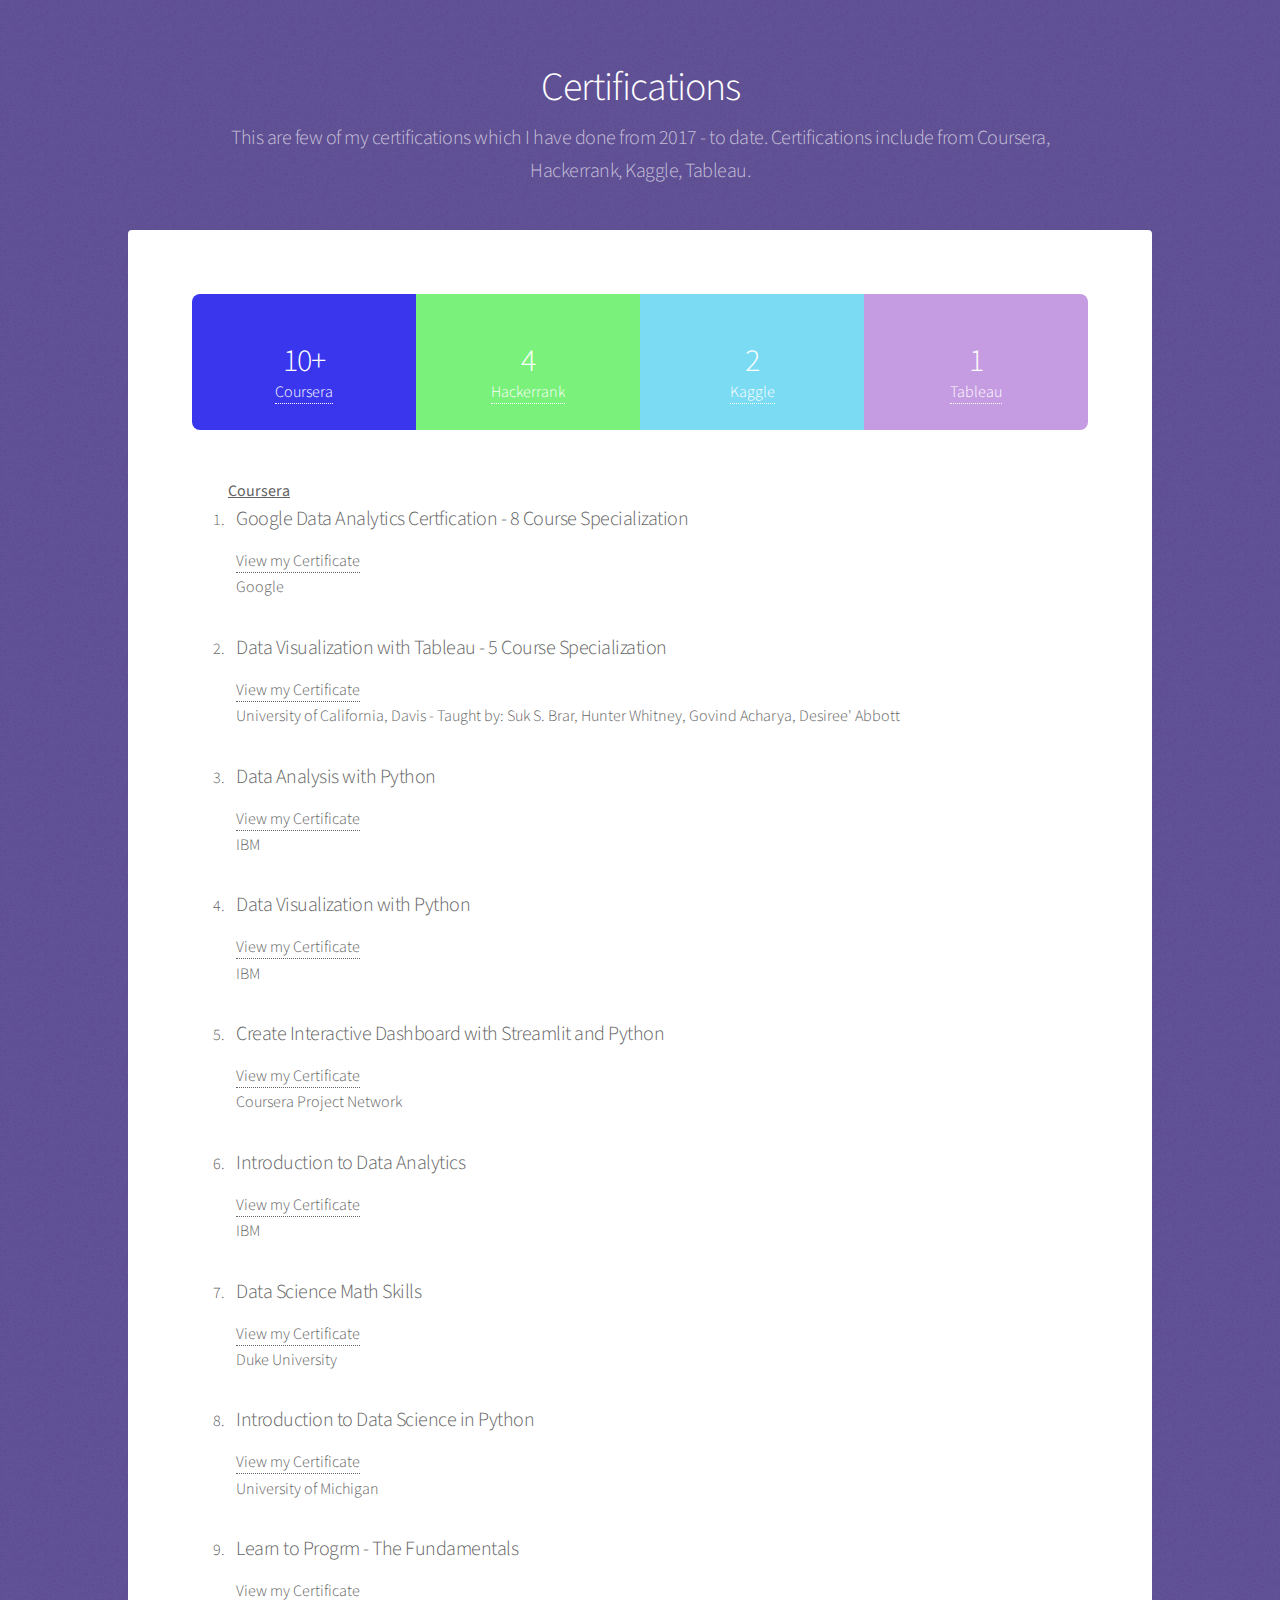
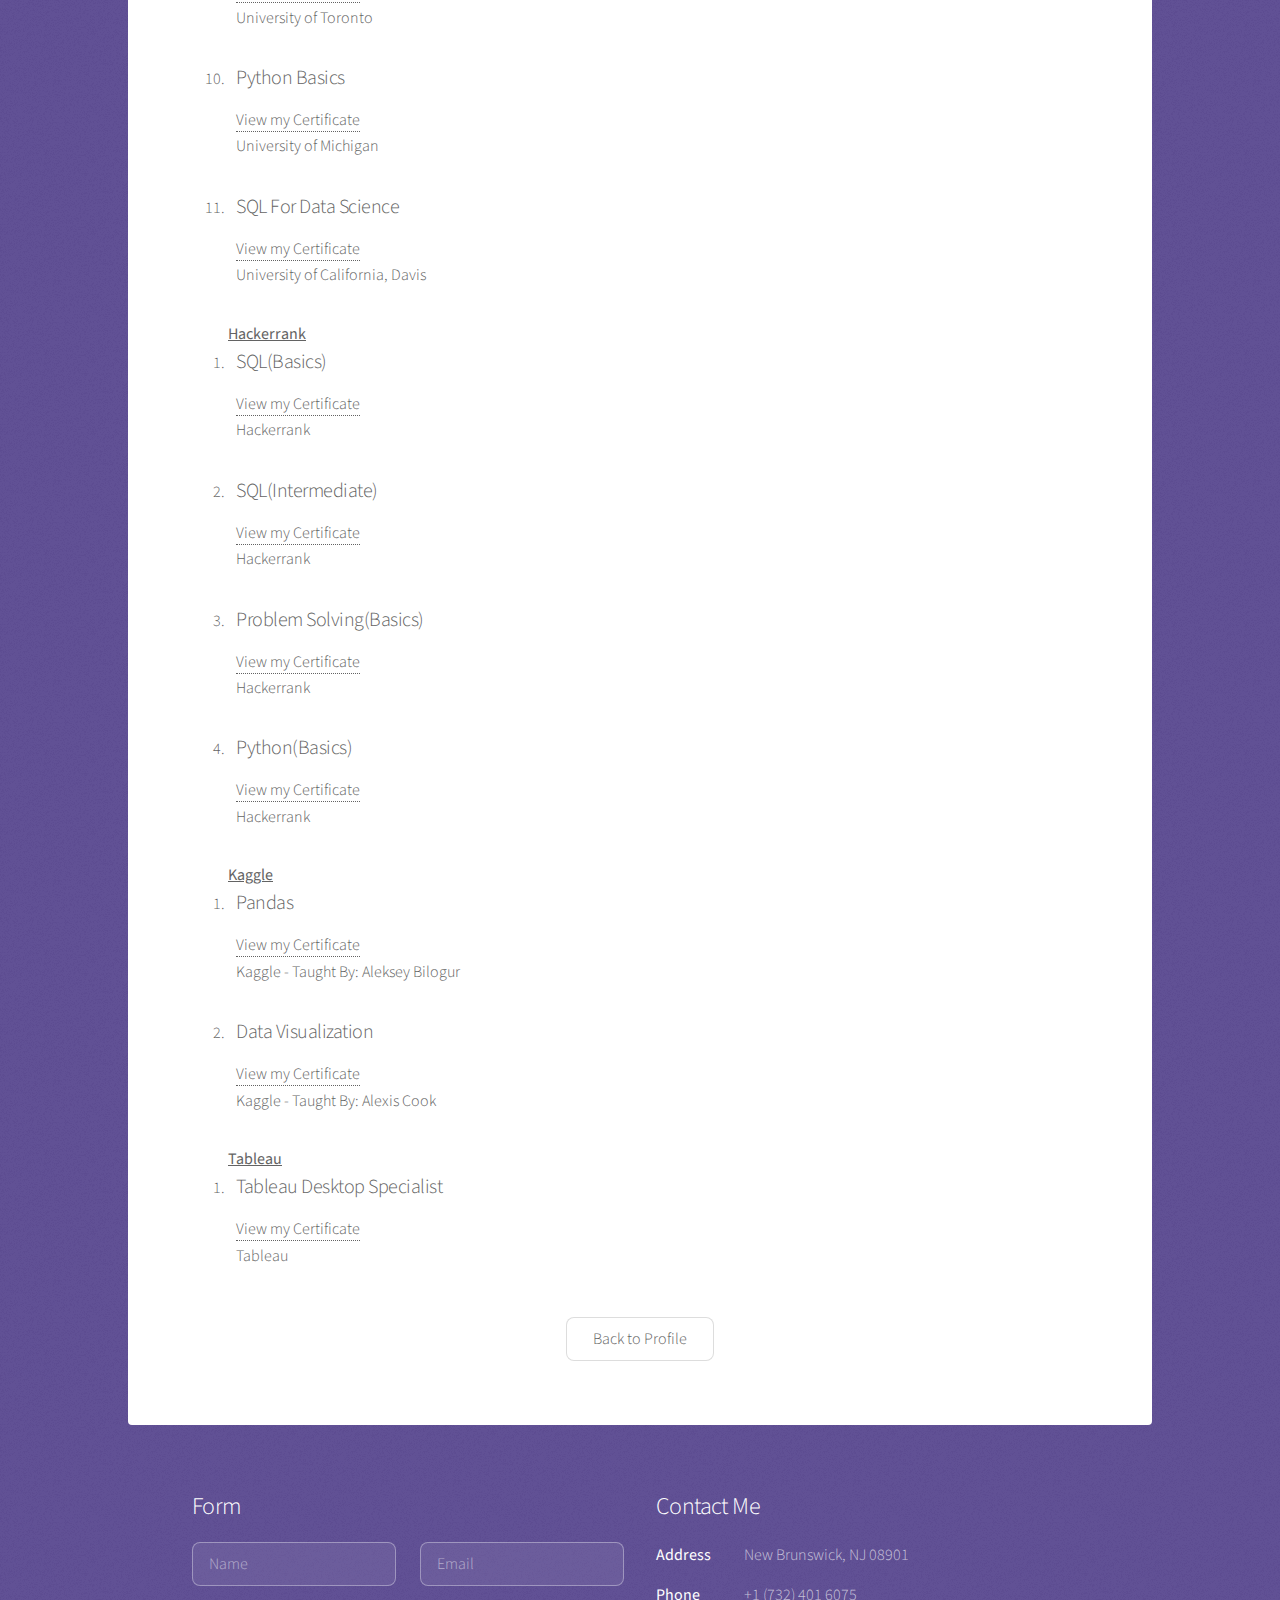
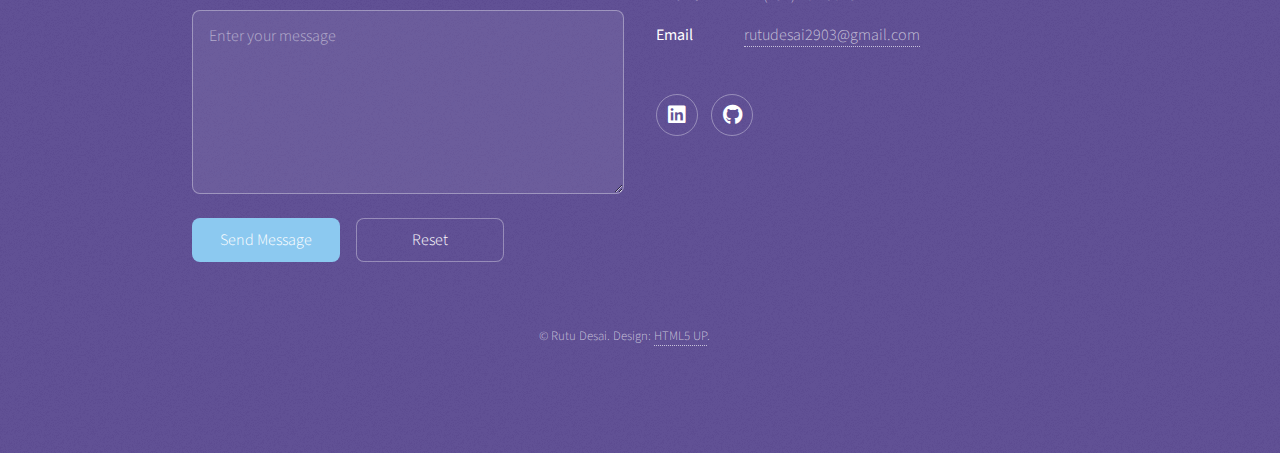
<file: certifications.html>
<!DOCTYPE HTML>
<!--
	Stellar by HTML5 UP
	html5up.net | @ajlkn
	Free for personal and commercial use under the CCA 3.0 license (html5up.net/license)
-->
<html>
	<head>
		<title>Certifications-Rutu Desai</title>
		<meta charset="utf-8" />
		<meta name="viewport" content="width=device-width, initial-scale=1, user-scalable=no" />
		<link rel="stylesheet" href="assets/css/main.css" />
        <link rel="icon" type="image/svg" href="images/Group 7.svg"/>
		<noscript><link rel="stylesheet" href="assets/css/noscript.css" /></noscript>
	</head>
	<body class="is-preload">

		<!-- Wrapper -->
			<div id="wrapper">

				<!-- Header -->
					<header id="header">
						<h1>Certifications</h1>
						<p>This are few of my certifications which I have done from 2017 - to date. Certifications include from Coursera, Hackerrank, Kaggle, Tableau.</p>
					</header>

				<!-- Main -->
					<div id="main">

						<!-- Content -->
							<section id="content" class="main">
								<!-- <span class="image main"><img src="images/certificates-merged.jpg" alt="" /></span>  -->
                                <ul class="statistics">
									<li class="style1">
                                        <a href="https://www.coursera.org/accomplishments" target="_blank">
										<span class="icon"></span>
										<strong>10+</strong> Coursera
                                        </a>
									</li>
									<li class="style2">
                                        <a href="https://www.hackerrank.com/skills-verification" target="_blank">
										<span class="icon"></span>
										<strong>4</strong> Hackerrank
                                        </a>
									</li>
									<li class="style3">
                                        <a href="https://www.kaggle.com/learn" target="_blank">
										<span class="icon"></span>
										<strong>2</strong> Kaggle
                                        </a>
									</li>
									<li class="style4">
                                        <a href="https://www.credly.com/earner/earned/badge/79ec8129-d5e9-4b2b-9186-ae457d3648c6" target="_blank">
										<span class="icon"></span>
										<strong>1</strong> Tableau
                                        </a>
									</li>
								</ul>
								<ul>
                                    <ol><b><u>Coursera</u></b>
                                    <li>
                                        <h3>Google Data Analytics Certfication - 8 Course Specialization</h3>
                                        <a href="https://www.coursera.org/account/accomplishments/professional-cert/SW4TY33V3GLA" target="_blank">View my Certificate</a>
                                        <p>Google</p>
                                    </li>
                                    <li>
                                       <h3>Data Visualization with Tableau - 5 Course Specialization</h3>
                                       <a href="https://coursera.org/share/b7ec833f4bb6bb81a85ffa140bcda074" target="_blank">View my Certificate</a>
                                       <p>University of California, Davis - Taught by: Suk S. Brar, Hunter Whitney, Govind Acharya, Desiree' Abbott</p>
                                   </li>
                                   <li>
                                       <h3>Data Analysis with Python</h3>
                                       <a href="https://coursera.org/share/62cc8a62f53a1c4ff5df6424ee3206f1" target="_blank">View my Certificate</a>
                                       <p>IBM</p>
                                   </li>
                                   <li>
                                       <h3>Data Visualization with Python</h3>
                                       <a href="https://coursera.org/share/9cc48adbe361faddaf04de7a9b85f272" target="_blank">View my Certificate</a>
                                       <p>IBM</p>
                                   </li>
                                   <li>
                                       <h3>Create Interactive Dashboard with Streamlit and Python</h3>
                                       <a href="https://coursera.org/share/a3451724ce5529e8343df13bb59eaf63" target="_blank">View my Certificate</a>
                                       <p>Coursera Project Network</p>
                                   </li>
                                   <li>
                                       <h3>Introduction to Data Analytics</h3>
                                       <a href="https://coursera.org/share/d07c28c8f0bd240d85815552f69a4be1" target="_blank">View my Certificate</a>
                                       <p>IBM</p>
                                   </li>
                                   <li>
                                       <h3>Data Science Math Skills</h3>
                                       <a href="https://coursera.org/share/608c909cd61d6b689fbab86a1e157b60" target="_blank">View my Certificate</a>
                                       <p>Duke University</p>
                                   </li>
                                   <li>
                                       <h3>Introduction to Data Science in Python</h3>
                                       <a href="https://coursera.org/share/bed10a7e8aab9f9bf2fb30e12e87100e" target="_blank">View my Certificate</a>
                                       <p>University of Michigan</p>
                                   </li>
                                   <li>
                                       <h3>Learn to Progrm - The Fundamentals</h3>
                                       <a href="https://coursera.org/share/bf36b1b758854a1735643938773794dc" target="_blank">View my Certificate</a>
                                       <p>University of Toronto</p>
                                   </li>
                                   <li>
                                       <h3>Python Basics</h3>
                                       <a href="https://coursera.org/share/16c3d118002e3208bc84d0c2b1d3793b" target="_blank">View my Certificate</a>
                                       <p>University of Michigan</p>
                                   </li>
                                   <li>
                                       <h3>SQL For Data Science</h3>
                                       <a href="https://coursera.org/share/67065d72b8670bb654f1ee1e7f7b814e" target="_blank">View my Certificate</a>
                                       <p>University of California, Davis</p>
                                   </li>
                                   </ol>
                                   <ol><b><u>Hackerrank</u></b>
                                   <li>
                                       <h3>SQL(Basics)</h3>
                                       <a href="https://www.hackerrank.com/certificates/bd3e53fa17bf" target="_blank">View my Certificate</a>
                                       <p>Hackerrank</p>
                                   </li>
                                   <li>
                                       <h3>SQL(Intermediate)</h3>
                                       <a href="https://www.hackerrank.com/certificates/1d7aa22e84b6" target="_blank">View my Certificate</a>
                                       <p>Hackerrank</p>
                                   </li>
                                   <li>
                                       <h3>Problem Solving(Basics)</h3>
                                       <a href="https://www.hackerrank.com/certificates/56562b86c852" target="_blank">View my Certificate</a>
                                       <p>Hackerrank</p>
                                   </li>
                                   <li>
                                       <h3>Python(Basics)</h3>
                                       <a href="https://www.hackerrank.com/certificates/1b95beaad10d" target="_blank">View my Certificate</a>
                                       <p>Hackerrank</p>
                                   </li> 
                                    </ol>
                                    <ol><b><u>Kaggle</u></b>
                                   <li>
                                        <h3>Pandas</h3>
                                        <a href="https://www.kaggle.com/learn/certification/rutudesai29/pandas" target="_blank">View my Certificate</a>
                                        <p>Kaggle - Taught By: Aleksey Bilogur</p>
                                    </li>
                                    <li>
                                        <h3>Data Visualization</h3>
                                        <a href="https://www.kaggle.com/learn/certification/rutudesai29/data-visualization" target="_blank">View my Certificate</a>
                                        <p>Kaggle - Taught By: Alexis Cook</p>
                                    </li>
                                    </ol>
                                    <ol><b><u>Tableau</u></b>
                                    <li>
                                        <h3>Tableau Desktop Specialist</h3>
                                        <a href="https://www.credly.com/earner/earned/badge/79ec8129-d5e9-4b2b-9186-ae457d3648c6" target="_blank">View my Certificate</a>
                                        <p>Tableau</p>
                                     </li>
                                    </ol>
                               </ul>
                               <footer class="major">
								<ul class="actions special">
									<li><a href="index.html" class="button">Back to Profile</a></li>
								</ul>
							</footer>
							</section>

					</div>

				<!-- Footer -->
                <footer id="footer">
                    <section>
                        <h2>Form</h2>
                        <form method="post" action="#">
                            <div class="row gtr-uniform">
                                <div class="col-6 col-12-xsmall">
                                    <input type="text" name="demo-name" id="demo-name" value="" placeholder="Name" />
                                </div>
                                <div class="col-6 col-12-xsmall">
                                    <input type="email" name="demo-email" id="demo-email" value="" placeholder="Email" />
                                </div>

                                <div class="col-12">
                                    <textarea name="demo-message" id="demo-message" placeholder="Enter your message" rows="6"></textarea>
                                </div>
                                <div class="col-12">
                                    <ul class="actions">
                                        <li><input type="submit" value="Send Message" class="primary" /></li>
                                        <li><input type="reset" value="Reset" /></li>
                                    </ul>
                                </div>
                            </div>
                        </form>
                    </section> 
                    <section>
                        <h2>Contact Me</h2>
                        <dl class="alt">
                            <dt>Address</dt>
                            <dd>New Brunswick, NJ 08901</dd>
                            <dt>Phone</dt>
                            <dd>+1 (732) 401 6075</dd>
                            <dt>Email</dt>
                            <dd><a href="#">rutudesai2903@gmail.com</a></dd>
                        </dl>
                        <ul class="icons">
                            <li><a href="https://www.linkedin.com/in/rutu-desai-874000194/" target="_blank" class="icon brands fa-linkedin alt"><span class="label">LinkedIn</span></a></li>
                            <li><a href="https://github.com/rutudesai" target="_blank" class="icon brands fa-github alt"><span class="label">GitHub</span></a></li>
                        </ul>
                    </section>
                    <p class="copyright">&copy; Rutu Desai. Design: <a href="https://html5up.net">HTML5 UP</a>.</p>
                </footer>

			</div>

		<!-- Scripts -->
			<script src="assets/js/jquery.min.js"></script>
			<script src="assets/js/jquery.scrollex.min.js"></script>
			<script src="assets/js/jquery.scrolly.min.js"></script>
			<script src="assets/js/browser.min.js"></script>
			<script src="assets/js/breakpoints.min.js"></script>
			<script src="assets/js/util.js"></script>
			<script src="assets/js/main.js"></script>

	</body>
</html>
</file>
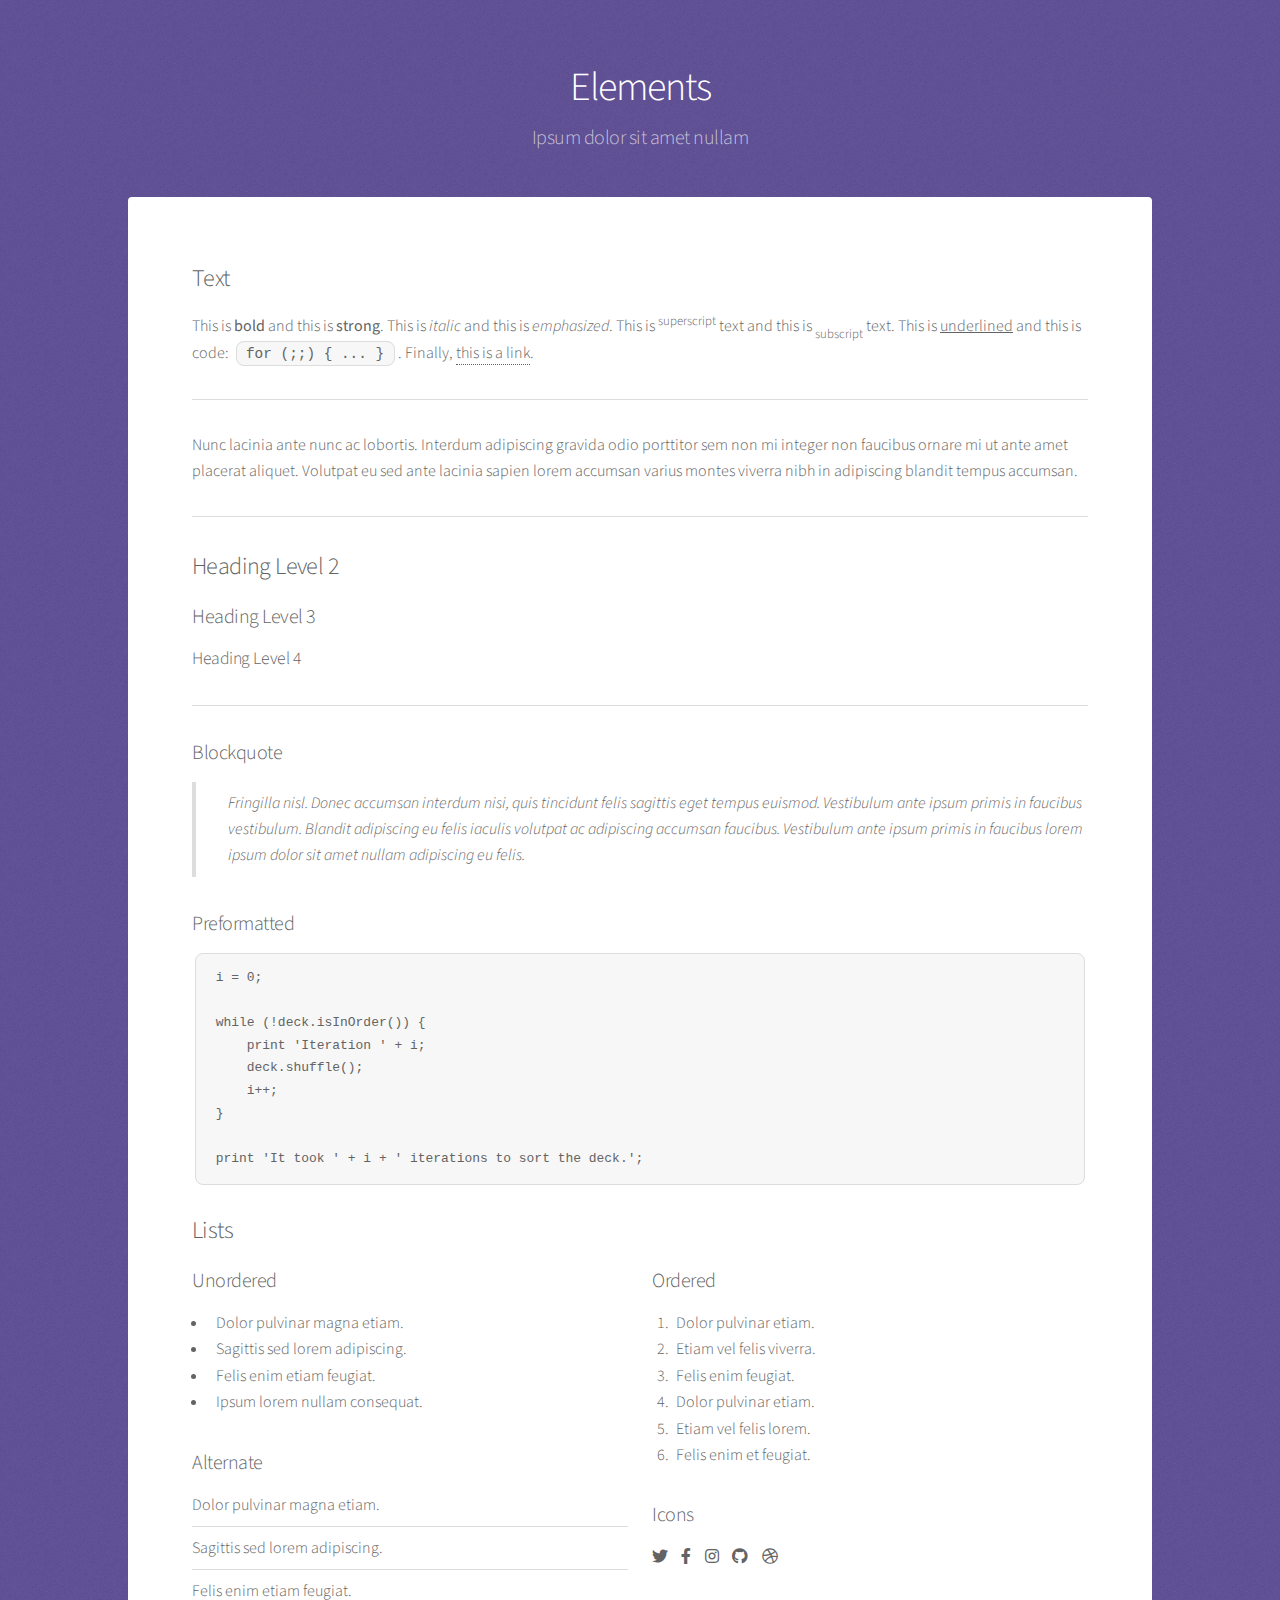
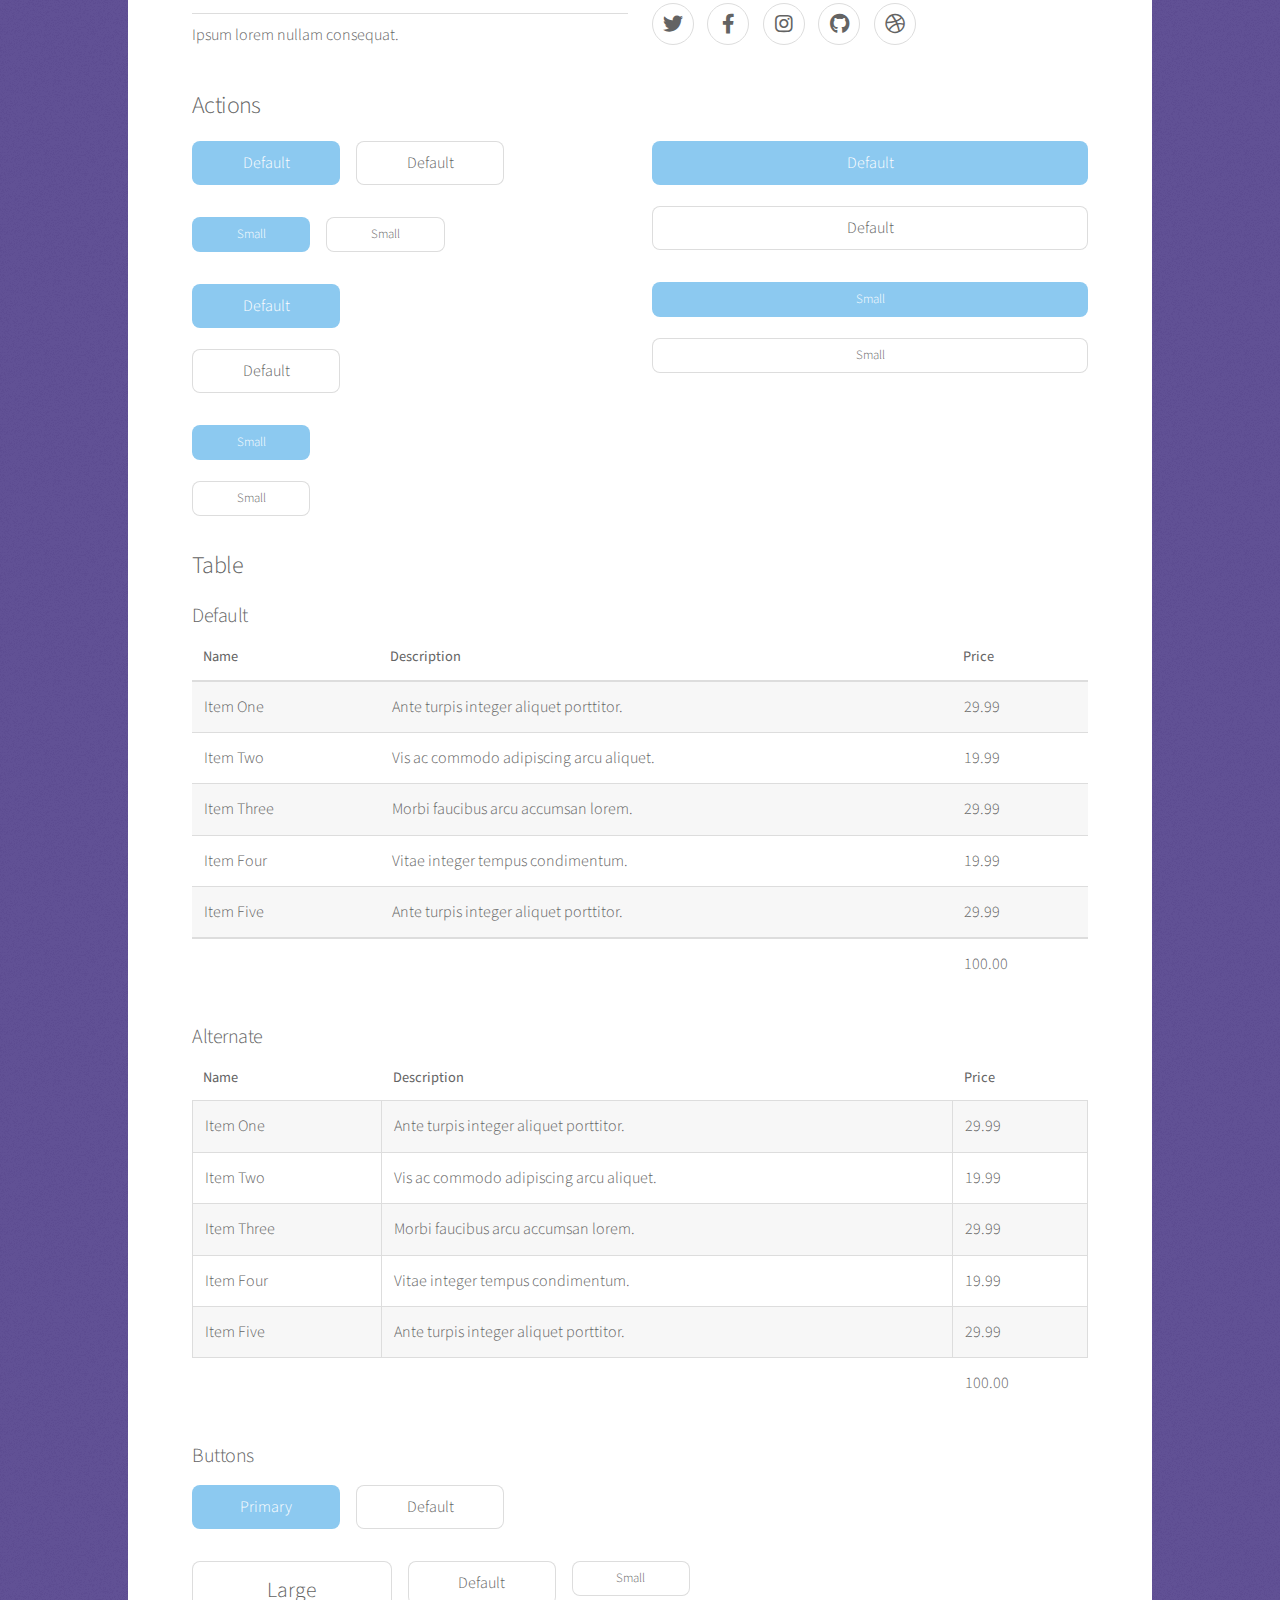
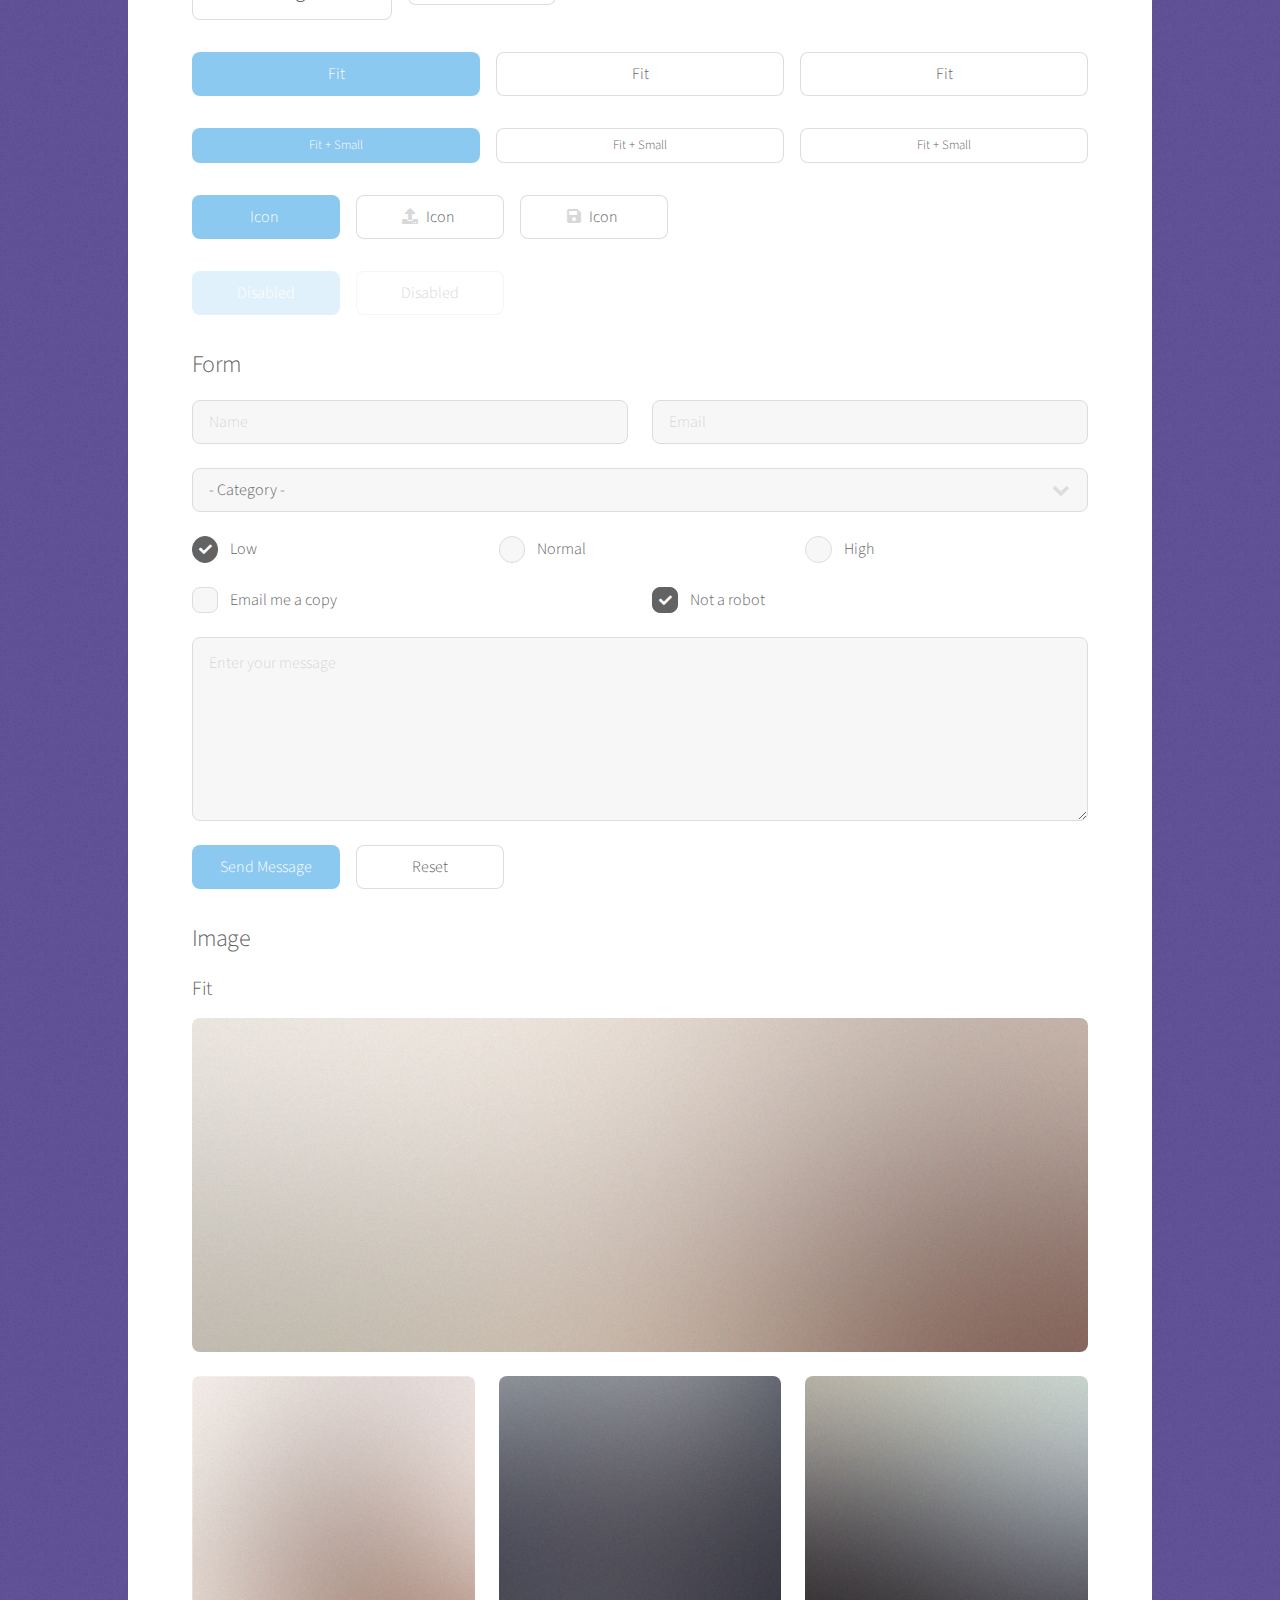
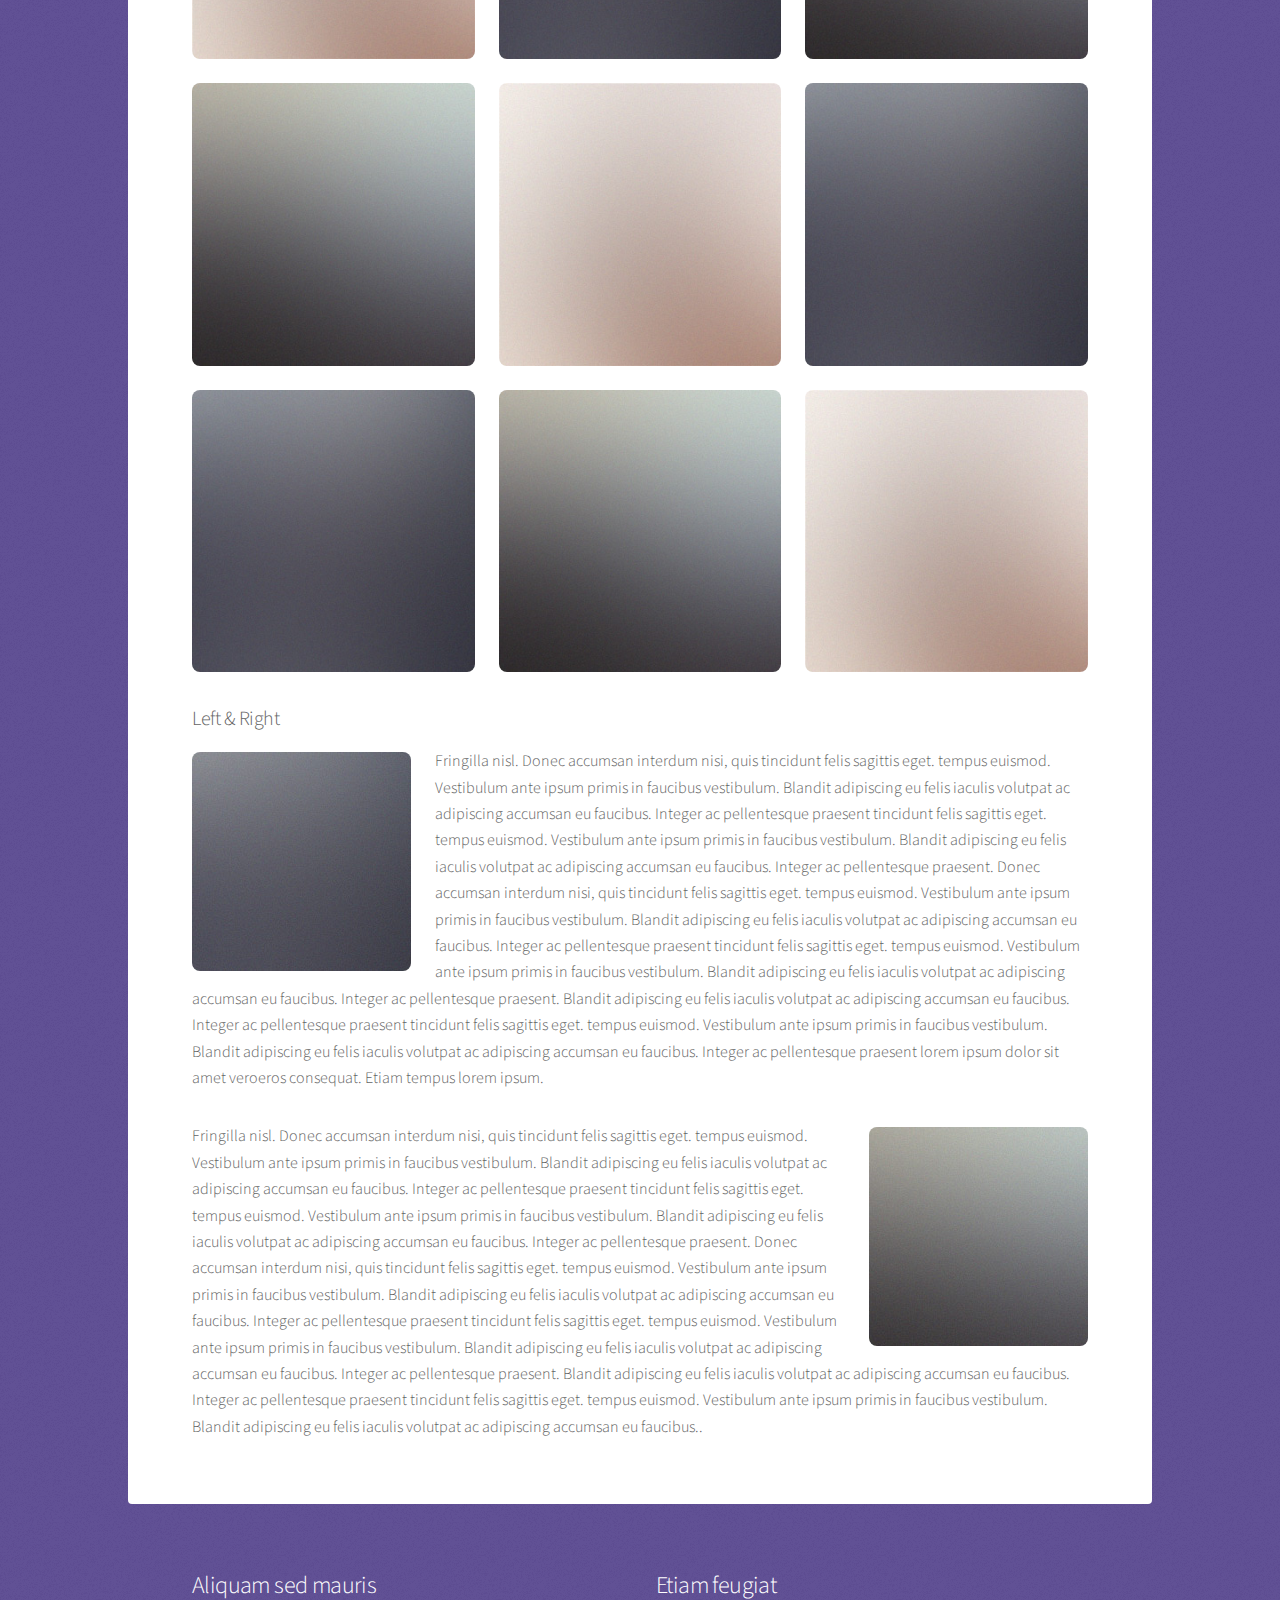
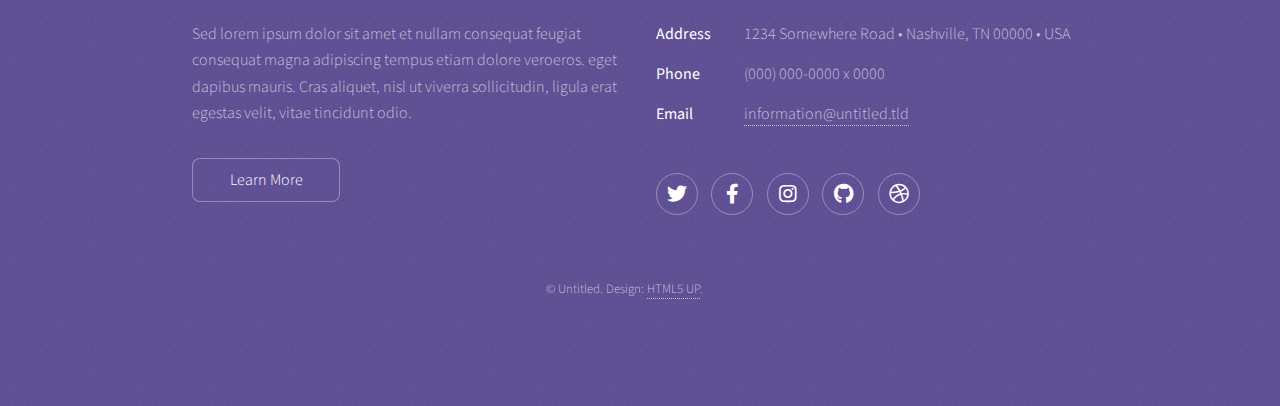
<file: elements.html>
<!DOCTYPE HTML>
<!--
	Stellar by HTML5 UP
	html5up.net | @ajlkn
	Free for personal and commercial use under the CCA 3.0 license (html5up.net/license)
-->
<html>
	<head>
		<title>Elements - Stellar by HTML5 UP</title>
		<meta charset="utf-8" />
		<meta name="viewport" content="width=device-width, initial-scale=1, user-scalable=no" />
		<link rel="stylesheet" href="assets/css/main.css" />
		<noscript><link rel="stylesheet" href="assets/css/noscript.css" /></noscript>
	</head>
	<body class="is-preload">

		<!-- Wrapper -->
			<div id="wrapper">

				<!-- Header -->
					<header id="header">
						<h1>Elements</h1>
						<p>Ipsum dolor sit amet nullam</p>
					</header>

				<!-- Main -->
					<div id="main">

						<!-- Content -->
							<section id="content" class="main">

								<!-- Text -->
									<section>
										<h2>Text</h2>
										<p>This is <b>bold</b> and this is <strong>strong</strong>. This is <i>italic</i> and this is <em>emphasized</em>.
										This is <sup>superscript</sup> text and this is <sub>subscript</sub> text.
										This is <u>underlined</u> and this is code: <code>for (;;) { ... }</code>. Finally, <a href="#">this is a link</a>.</p>
										<hr />
										<p>Nunc lacinia ante nunc ac lobortis. Interdum adipiscing gravida odio porttitor sem non mi integer non faucibus ornare mi ut ante amet placerat aliquet. Volutpat eu sed ante lacinia sapien lorem accumsan varius montes viverra nibh in adipiscing blandit tempus accumsan.</p>
										<hr />
										<h2>Heading Level 2</h2>
										<h3>Heading Level 3</h3>
										<h4>Heading Level 4</h4>
										<hr />
										<h3>Blockquote</h3>
										<blockquote>Fringilla nisl. Donec accumsan interdum nisi, quis tincidunt felis sagittis eget tempus euismod. Vestibulum ante ipsum primis in faucibus vestibulum. Blandit adipiscing eu felis iaculis volutpat ac adipiscing accumsan faucibus. Vestibulum ante ipsum primis in faucibus lorem ipsum dolor sit amet nullam adipiscing eu felis.</blockquote>
										<h3>Preformatted</h3>
										<pre><code>i = 0;

while (!deck.isInOrder()) {
    print 'Iteration ' + i;
    deck.shuffle();
    i++;
}

print 'It took ' + i + ' iterations to sort the deck.';</code></pre>
									</section>

								<!-- Lists -->
									<section>
										<h2>Lists</h2>
										<div class="row">
											<div class="col-6 col-12-medium">
												<h3>Unordered</h3>
												<ul>
													<li>Dolor pulvinar magna etiam.</li>
													<li>Sagittis sed lorem adipiscing.</li>
													<li>Felis enim etiam feugiat.</li>
													<li>Ipsum lorem nullam consequat.</li>
												</ul>
												<h3>Alternate</h3>
												<ul class="alt">
													<li>Dolor pulvinar magna etiam.</li>
													<li>Sagittis sed lorem adipiscing.</li>
													<li>Felis enim etiam feugiat.</li>
													<li>Ipsum lorem nullam consequat.</li>
												</ul>
											</div>
											<div class="col-6 col-12-medium">
												<h3>Ordered</h3>
												<ol>
													<li>Dolor pulvinar etiam.</li>
													<li>Etiam vel felis viverra.</li>
													<li>Felis enim feugiat.</li>
													<li>Dolor pulvinar etiam.</li>
													<li>Etiam vel felis lorem.</li>
													<li>Felis enim et feugiat.</li>
												</ol>
												<h3>Icons</h3>
												<ul class="icons">
													<li><a href="#" class="icon brands fa-twitter"><span class="label">Twitter</span></a></li>
													<li><a href="#" class="icon brands fa-facebook-f"><span class="label">Facebook</span></a></li>
													<li><a href="#" class="icon brands fa-instagram"><span class="label">Instagram</span></a></li>
													<li><a href="#" class="icon brands fa-github"><span class="label">GitHub</span></a></li>
													<li><a href="#" class="icon brands fa-dribbble"><span class="label">Dribbble</span></a></li>
												</ul>
												<ul class="icons">
													<li><a href="#" class="icon brands alt fa-twitter"><span class="label">Twitter</span></a></li>
													<li><a href="#" class="icon brands alt fa-facebook-f"><span class="label">Facebook</span></a></li>
													<li><a href="#" class="icon brands alt fa-instagram"><span class="label">Instagram</span></a></li>
													<li><a href="#" class="icon brands alt fa-github"><span class="label">GitHub</span></a></li>
													<li><a href="#" class="icon brands alt fa-dribbble"><span class="label">Dribbble</span></a></li>
												</ul>
											</div>
										</div>
										<h2>Actions</h2>
										<div class="row">
											<div class="col-6 col-12-medium">
												<ul class="actions">
													<li><a href="#" class="button primary">Default</a></li>
													<li><a href="#" class="button">Default</a></li>
												</ul>
												<ul class="actions small">
													<li><a href="#" class="button primary small">Small</a></li>
													<li><a href="#" class="button small">Small</a></li>
												</ul>
												<ul class="actions stacked">
													<li><a href="#" class="button primary">Default</a></li>
													<li><a href="#" class="button">Default</a></li>
												</ul>
												<ul class="actions stacked">
													<li><a href="#" class="button primary small">Small</a></li>
													<li><a href="#" class="button small">Small</a></li>
												</ul>
											</div>
											<div class="col-6 col-12-medium">
												<ul class="actions stacked">
													<li><a href="#" class="button primary fit">Default</a></li>
													<li><a href="#" class="button fit">Default</a></li>
												</ul>
												<ul class="actions stacked">
													<li><a href="#" class="button primary small fit">Small</a></li>
													<li><a href="#" class="button small fit">Small</a></li>
												</ul>
											</div>
										</div>
									</section>

								<!-- Table -->
									<section>
										<h2>Table</h2>
										<h3>Default</h3>
										<div class="table-wrapper">
											<table>
												<thead>
													<tr>
														<th>Name</th>
														<th>Description</th>
														<th>Price</th>
													</tr>
												</thead>
												<tbody>
													<tr>
														<td>Item One</td>
														<td>Ante turpis integer aliquet porttitor.</td>
														<td>29.99</td>
													</tr>
													<tr>
														<td>Item Two</td>
														<td>Vis ac commodo adipiscing arcu aliquet.</td>
														<td>19.99</td>
													</tr>
													<tr>
														<td>Item Three</td>
														<td> Morbi faucibus arcu accumsan lorem.</td>
														<td>29.99</td>
													</tr>
													<tr>
														<td>Item Four</td>
														<td>Vitae integer tempus condimentum.</td>
														<td>19.99</td>
													</tr>
													<tr>
														<td>Item Five</td>
														<td>Ante turpis integer aliquet porttitor.</td>
														<td>29.99</td>
													</tr>
												</tbody>
												<tfoot>
													<tr>
														<td colspan="2"></td>
														<td>100.00</td>
													</tr>
												</tfoot>
											</table>
										</div>

										<h3>Alternate</h3>
										<div class="table-wrapper">
											<table class="alt">
												<thead>
													<tr>
														<th>Name</th>
														<th>Description</th>
														<th>Price</th>
													</tr>
												</thead>
												<tbody>
													<tr>
														<td>Item One</td>
														<td>Ante turpis integer aliquet porttitor.</td>
														<td>29.99</td>
													</tr>
													<tr>
														<td>Item Two</td>
														<td>Vis ac commodo adipiscing arcu aliquet.</td>
														<td>19.99</td>
													</tr>
													<tr>
														<td>Item Three</td>
														<td> Morbi faucibus arcu accumsan lorem.</td>
														<td>29.99</td>
													</tr>
													<tr>
														<td>Item Four</td>
														<td>Vitae integer tempus condimentum.</td>
														<td>19.99</td>
													</tr>
													<tr>
														<td>Item Five</td>
														<td>Ante turpis integer aliquet porttitor.</td>
														<td>29.99</td>
													</tr>
												</tbody>
												<tfoot>
													<tr>
														<td colspan="2"></td>
														<td>100.00</td>
													</tr>
												</tfoot>
											</table>
										</div>
									</section>

								<!-- Buttons -->
									<section>
										<h3>Buttons</h3>
										<ul class="actions">
											<li><a href="#" class="button primary">Primary</a></li>
											<li><a href="#" class="button">Default</a></li>
										</ul>
										<ul class="actions">
											<li><a href="#" class="button large">Large</a></li>
											<li><a href="#" class="button">Default</a></li>
											<li><a href="#" class="button small">Small</a></li>
										</ul>
										<ul class="actions fit">
											<li><a href="#" class="button primary fit">Fit</a></li>
											<li><a href="#" class="button fit">Fit</a></li>
											<li><a href="#" class="button fit">Fit</a></li>
										</ul>
										<ul class="actions fit small">
											<li><a href="#" class="button primary fit small">Fit + Small</a></li>
											<li><a href="#" class="button fit small">Fit + Small</a></li>
											<li><a href="#" class="button fit small">Fit + Small</a></li>
										</ul>
										<ul class="actions">
											<li><a href="#" class="button primary icon solidfa-download">Icon</a></li>
											<li><a href="#" class="button icon solid fa-upload">Icon</a></li>
											<li><a href="#" class="button icon solid fa-save">Icon</a></li>
										</ul>
										<ul class="actions">
											<li><span class="button primary disabled">Disabled</span></li>
											<li><span class="button disabled">Disabled</span></li>
										</ul>
									</section>

								<!-- Form -->
									<section>
										<h2>Form</h2>
										<form method="post" action="#">
											<div class="row gtr-uniform">
												<div class="col-6 col-12-xsmall">
													<input type="text" name="demo-name" id="demo-name" value="" placeholder="Name" />
												</div>
												<div class="col-6 col-12-xsmall">
													<input type="email" name="demo-email" id="demo-email" value="" placeholder="Email" />
												</div>
												<div class="col-12">
													<select name="demo-category" id="demo-category">
														<option value="">- Category -</option>
														<option value="1">Manufacturing</option>
														<option value="1">Shipping</option>
														<option value="1">Administration</option>
														<option value="1">Human Resources</option>
													</select>
												</div>
												<div class="col-4 col-12-small">
													<input type="radio" id="demo-priority-low" name="demo-priority" checked>
													<label for="demo-priority-low">Low</label>
												</div>
												<div class="col-4 col-12-small">
													<input type="radio" id="demo-priority-normal" name="demo-priority">
													<label for="demo-priority-normal">Normal</label>
												</div>
												<div class="col-4 col-12-small">
													<input type="radio" id="demo-priority-high" name="demo-priority">
													<label for="demo-priority-high">High</label>
												</div>
												<div class="col-6 col-12-small">
													<input type="checkbox" id="demo-copy" name="demo-copy">
													<label for="demo-copy">Email me a copy</label>
												</div>
												<div class="col-6 col-12-small">
													<input type="checkbox" id="demo-human" name="demo-human" checked>
													<label for="demo-human">Not a robot</label>
												</div>
												<div class="col-12">
													<textarea name="demo-message" id="demo-message" placeholder="Enter your message" rows="6"></textarea>
												</div>
												<div class="col-12">
													<ul class="actions">
														<li><input type="submit" value="Send Message" class="primary" /></li>
														<li><input type="reset" value="Reset" /></li>
													</ul>
												</div>
											</div>
										</form>
									</section>

								<!-- Image -->
									<section>
										<h2>Image</h2>
										<h3>Fit</h3>
										<div class="box alt">
											<div class="row gtr-uniform">
												<div class="col-12"><span class="image fit"><img src="images/pic04.jpg" alt="" /></span></div>
												<div class="col-4"><span class="image fit"><img src="images/pic01.jpg" alt="" /></span></div>
												<div class="col-4"><span class="image fit"><img src="images/pic02.jpg" alt="" /></span></div>
												<div class="col-4"><span class="image fit"><img src="images/pic03.jpg" alt="" /></span></div>
												<div class="col-4"><span class="image fit"><img src="images/pic03.jpg" alt="" /></span></div>
												<div class="col-4"><span class="image fit"><img src="images/pic01.jpg" alt="" /></span></div>
												<div class="col-4"><span class="image fit"><img src="images/pic02.jpg" alt="" /></span></div>
												<div class="col-4"><span class="image fit"><img src="images/pic02.jpg" alt="" /></span></div>
												<div class="col-4"><span class="image fit"><img src="images/pic03.jpg" alt="" /></span></div>
												<div class="col-4"><span class="image fit"><img src="images/pic01.jpg" alt="" /></span></div>
											</div>
										</div>
										<h3>Left &amp; Right</h3>
										<p><span class="image left"><img src="images/pic05.jpg" alt="" /></span>Fringilla nisl. Donec accumsan interdum nisi, quis tincidunt felis sagittis eget. tempus euismod. Vestibulum ante ipsum primis in faucibus vestibulum. Blandit adipiscing eu felis iaculis volutpat ac adipiscing accumsan eu faucibus. Integer ac pellentesque praesent tincidunt felis sagittis eget. tempus euismod. Vestibulum ante ipsum primis in faucibus vestibulum. Blandit adipiscing eu felis iaculis volutpat ac adipiscing accumsan eu faucibus. Integer ac pellentesque praesent. Donec accumsan interdum nisi, quis tincidunt felis sagittis eget. tempus euismod. Vestibulum ante ipsum primis in faucibus vestibulum. Blandit adipiscing eu felis iaculis volutpat ac adipiscing accumsan eu faucibus. Integer ac pellentesque praesent tincidunt felis sagittis eget. tempus euismod. Vestibulum ante ipsum primis in faucibus vestibulum. Blandit adipiscing eu felis iaculis volutpat ac adipiscing accumsan eu faucibus. Integer ac pellentesque praesent. Blandit adipiscing eu felis iaculis volutpat ac adipiscing accumsan eu faucibus. Integer ac pellentesque praesent tincidunt felis sagittis eget. tempus euismod. Vestibulum ante ipsum primis in faucibus vestibulum. Blandit adipiscing eu felis iaculis volutpat ac adipiscing accumsan eu faucibus. Integer ac pellentesque praesent lorem ipsum dolor sit amet veroeros consequat. Etiam tempus lorem ipsum.</p>
										<p><span class="image right"><img src="images/pic06.jpg" alt="" /></span>Fringilla nisl. Donec accumsan interdum nisi, quis tincidunt felis sagittis eget. tempus euismod. Vestibulum ante ipsum primis in faucibus vestibulum. Blandit adipiscing eu felis iaculis volutpat ac adipiscing accumsan eu faucibus. Integer ac pellentesque praesent tincidunt felis sagittis eget. tempus euismod. Vestibulum ante ipsum primis in faucibus vestibulum. Blandit adipiscing eu felis iaculis volutpat ac adipiscing accumsan eu faucibus. Integer ac pellentesque praesent. Donec accumsan interdum nisi, quis tincidunt felis sagittis eget. tempus euismod. Vestibulum ante ipsum primis in faucibus vestibulum. Blandit adipiscing eu felis iaculis volutpat ac adipiscing accumsan eu faucibus. Integer ac pellentesque praesent tincidunt felis sagittis eget. tempus euismod. Vestibulum ante ipsum primis in faucibus vestibulum. Blandit adipiscing eu felis iaculis volutpat ac adipiscing accumsan eu faucibus. Integer ac pellentesque praesent. Blandit adipiscing eu felis iaculis volutpat ac adipiscing accumsan eu faucibus. Integer ac pellentesque praesent tincidunt felis sagittis eget. tempus euismod. Vestibulum ante ipsum primis in faucibus vestibulum. Blandit adipiscing eu felis iaculis volutpat ac adipiscing accumsan eu faucibus..</p>
									</section>

							</section>

					</div>

				<!-- Footer -->
					<footer id="footer">
						<section>
							<h2>Aliquam sed mauris</h2>
							<p>Sed lorem ipsum dolor sit amet et nullam consequat feugiat consequat magna adipiscing tempus etiam dolore veroeros. eget dapibus mauris. Cras aliquet, nisl ut viverra sollicitudin, ligula erat egestas velit, vitae tincidunt odio.</p>
							<ul class="actions">
								<li><a href="#" class="button">Learn More</a></li>
							</ul>
						</section>
						<section>
							<h2>Etiam feugiat</h2>
							<dl class="alt">
								<dt>Address</dt>
								<dd>1234 Somewhere Road &bull; Nashville, TN 00000 &bull; USA</dd>
								<dt>Phone</dt>
								<dd>(000) 000-0000 x 0000</dd>
								<dt>Email</dt>
								<dd><a href="#">information@untitled.tld</a></dd>
							</dl>
							<ul class="icons">
								<li><a href="#" class="icon brands fa-twitter alt"><span class="label">Twitter</span></a></li>
								<li><a href="#" class="icon brands fa-facebook-f alt"><span class="label">Facebook</span></a></li>
								<li><a href="#" class="icon brands fa-instagram alt"><span class="label">Instagram</span></a></li>
								<li><a href="#" class="icon brands fa-github alt"><span class="label">GitHub</span></a></li>
								<li><a href="#" class="icon brands fa-dribbble alt"><span class="label">Dribbble</span></a></li>
							</ul>
						</section>
						<p class="copyright">&copy; Untitled. Design: <a href="https://html5up.net">HTML5 UP</a>.</p>
					</footer>

			</div>

		<!-- Scripts -->
			<script src="assets/js/jquery.min.js"></script>
			<script src="assets/js/jquery.scrollex.min.js"></script>
			<script src="assets/js/jquery.scrolly.min.js"></script>
			<script src="assets/js/browser.min.js"></script>
			<script src="assets/js/breakpoints.min.js"></script>
			<script src="assets/js/util.js"></script>
			<script src="assets/js/main.js"></script>

	</body>
</html>
</file>
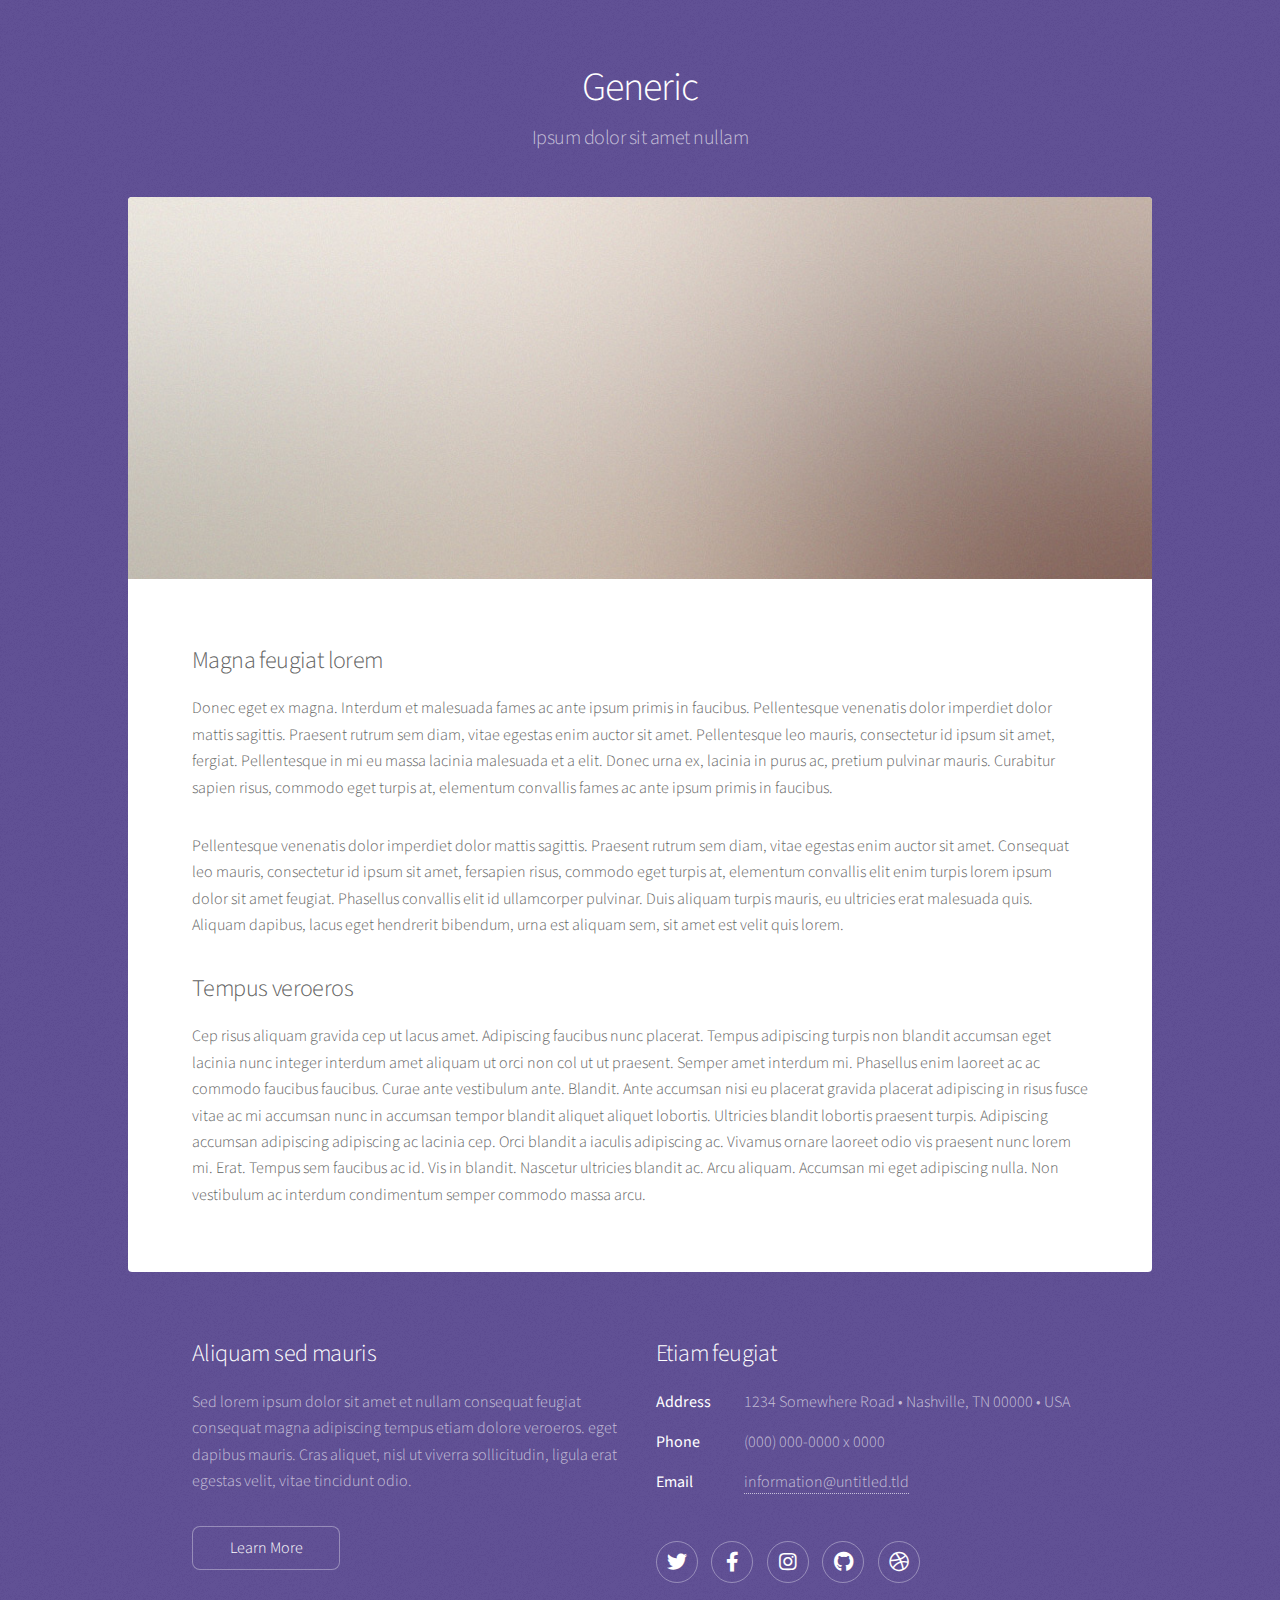
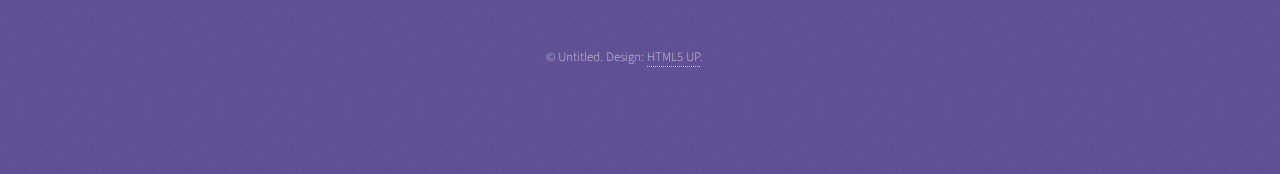
<file: generic.html>
<!DOCTYPE HTML>
<!--
	Stellar by HTML5 UP
	html5up.net | @ajlkn
	Free for personal and commercial use under the CCA 3.0 license (html5up.net/license)
-->
<html>
	<head>
		<title>Generic - Stellar by HTML5 UP</title>
		<meta charset="utf-8" />
		<meta name="viewport" content="width=device-width, initial-scale=1, user-scalable=no" />
		<link rel="stylesheet" href="assets/css/main.css" />
		<noscript><link rel="stylesheet" href="assets/css/noscript.css" /></noscript>
	</head>
	<body class="is-preload">

		<!-- Wrapper -->
			<div id="wrapper">

				<!-- Header -->
					<header id="header">
						<h1>Generic</h1>
						<p>Ipsum dolor sit amet nullam</p>
					</header>

				<!-- Main -->
					<div id="main">

						<!-- Content -->
							<section id="content" class="main">
								<span class="image main"><img src="images/pic04.jpg" alt="" /></span>
								<h2>Magna feugiat lorem</h2>
								<p>Donec eget ex magna. Interdum et malesuada fames ac ante ipsum primis in faucibus. Pellentesque venenatis dolor imperdiet dolor mattis sagittis. Praesent rutrum sem diam, vitae egestas enim auctor sit amet. Pellentesque leo mauris, consectetur id ipsum sit amet, fergiat. Pellentesque in mi eu massa lacinia malesuada et a elit. Donec urna ex, lacinia in purus ac, pretium pulvinar mauris. Curabitur sapien risus, commodo eget turpis at, elementum convallis fames ac ante ipsum primis in faucibus.</p>
								<p>Pellentesque venenatis dolor imperdiet dolor mattis sagittis. Praesent rutrum sem diam, vitae egestas enim auctor sit amet. Consequat leo mauris, consectetur id ipsum sit amet, fersapien risus, commodo eget turpis at, elementum convallis elit enim turpis lorem ipsum dolor sit amet feugiat. Phasellus convallis elit id ullamcorper pulvinar. Duis aliquam turpis mauris, eu ultricies erat malesuada quis. Aliquam dapibus, lacus eget hendrerit bibendum, urna est aliquam sem, sit amet est velit quis lorem.</p>
								<h2>Tempus veroeros</h2>
								<p>Cep risus aliquam gravida cep ut lacus amet. Adipiscing faucibus nunc placerat. Tempus adipiscing turpis non blandit accumsan eget lacinia nunc integer interdum amet aliquam ut orci non col ut ut praesent. Semper amet interdum mi. Phasellus enim laoreet ac ac commodo faucibus faucibus. Curae ante vestibulum ante. Blandit. Ante accumsan nisi eu placerat gravida placerat adipiscing in risus fusce vitae ac mi accumsan nunc in accumsan tempor blandit aliquet aliquet lobortis. Ultricies blandit lobortis praesent turpis. Adipiscing accumsan adipiscing adipiscing ac lacinia cep. Orci blandit a iaculis adipiscing ac. Vivamus ornare laoreet odio vis praesent nunc lorem mi. Erat. Tempus sem faucibus ac id. Vis in blandit. Nascetur ultricies blandit ac. Arcu aliquam. Accumsan mi eget adipiscing nulla. Non vestibulum ac interdum condimentum semper commodo massa arcu.</p>
							</section>

					</div>

				<!-- Footer -->
					<footer id="footer">
						<section>
							<h2>Aliquam sed mauris</h2>
							<p>Sed lorem ipsum dolor sit amet et nullam consequat feugiat consequat magna adipiscing tempus etiam dolore veroeros. eget dapibus mauris. Cras aliquet, nisl ut viverra sollicitudin, ligula erat egestas velit, vitae tincidunt odio.</p>
							<ul class="actions">
								<li><a href="#" class="button">Learn More</a></li>
							</ul>
						</section>
						<section>
							<h2>Etiam feugiat</h2>
							<dl class="alt">
								<dt>Address</dt>
								<dd>1234 Somewhere Road &bull; Nashville, TN 00000 &bull; USA</dd>
								<dt>Phone</dt>
								<dd>(000) 000-0000 x 0000</dd>
								<dt>Email</dt>
								<dd><a href="#">information@untitled.tld</a></dd>
							</dl>
							<ul class="icons">
								<li><a href="#" class="icon brands fa-twitter alt"><span class="label">Twitter</span></a></li>
								<li><a href="#" class="icon brands fa-facebook-f alt"><span class="label">Facebook</span></a></li>
								<li><a href="#" class="icon brands fa-instagram alt"><span class="label">Instagram</span></a></li>
								<li><a href="#" class="icon brands fa-github alt"><span class="label">GitHub</span></a></li>
								<li><a href="#" class="icon brands fa-dribbble alt"><span class="label">Dribbble</span></a></li>
							</ul>
						</section>
						<p class="copyright">&copy; Untitled. Design: <a href="https://html5up.net">HTML5 UP</a>.</p>
					</footer>

			</div>

		<!-- Scripts -->
			<script src="assets/js/jquery.min.js"></script>
			<script src="assets/js/jquery.scrollex.min.js"></script>
			<script src="assets/js/jquery.scrolly.min.js"></script>
			<script src="assets/js/browser.min.js"></script>
			<script src="assets/js/breakpoints.min.js"></script>
			<script src="assets/js/util.js"></script>
			<script src="assets/js/main.js"></script>

	</body>
</html>
</file>
<file: assets/css/noscript.css>
/*
	Stellar by HTML5 UP
	html5up.net | @ajlkn
	Free for personal and commercial use under the CCA 3.0 license (html5up.net/license)
*/

/* Header */

	body.is-preload #header.alt > * {
		opacity: 1;
	}

	body.is-preload #header.alt .logo {
		-moz-transform: none;
		-webkit-transform: none;
		-ms-transform: none;
		transform: none;
	}
</file>
<file: assets/css/main.css>
@import url(fontawesome-all.min.css);
@import 'https://fonts.googleapis.com/css?family=Source+Sans+Pro:300,400';

/*
	Stellar by HTML5 UP
	html5up.net | @ajlkn
	Free for personal and commercial use under the CCA 3.0 license (html5up.net/license)
*/

html, body, div, span, applet, object,
iframe, h1, h2, h3, h4, h5, h6, p, blockquote,
pre, a, abbr, acronym, address, big, cite,
code, del, dfn, em, img, ins, kbd, q, s, samp,
small, strike, strong, sub, sup, tt, var, b,
u, i, center, dl, dt, dd, ol, ul, li, fieldset,
form, label, legend, table, caption, tbody,
tfoot, thead, tr, th, td, article, aside,
canvas, details, embed, figure, figcaption,
footer, header, hgroup, menu, nav, output, ruby,
section, summary, time, mark, audio, video {
	margin: 0;
	padding: 0;
	border: 0;
	font-size: 100%;
	font: inherit;
	vertical-align: baseline;}

article, aside, details, figcaption, figure,
footer, header, hgroup, menu, nav, section {
	display: block;}

body {
	line-height: 1;
}

ol, ul {
	list-style: none;
}

blockquote, q {
	quotes: none;
}

	blockquote:before, blockquote:after, q:before, q:after {
		content: '';
		content: none;
	}

table {
	border-collapse: collapse;
	border-spacing: 0;
}

body {
	-webkit-text-size-adjust: none;
}

mark {
	background-color: transparent;
	color: inherit;
}

input::-moz-focus-inner {
	border: 0;
	padding: 0;
}

input, select, textarea {
	-moz-appearance: none;
	-webkit-appearance: none;
	-ms-appearance: none;
	appearance: none;
}

/* Basic */

	@-ms-viewport {
		width: device-width;
	}

	body {
		-ms-overflow-style: scrollbar;
	}

	@media screen and (max-width: 480px) {

		html, body {
			min-width: 320px;
		}

	}

	html {
		box-sizing: border-box;
	}

	*, *:before, *:after {
		box-sizing: inherit;
	}

	body {
		background-color: #5f4d93;
		background-image: url("images/overlay.png"), -moz-linear-gradient(45deg, #5f4d93 15%, #5f4d93 85%);
		background-image: url("images/overlay.png"), -webkit-linear-gradient(45deg, #5f4d93 15%, #5f4d93 85%);
		background-image: url("images/overlay.png"), -ms-linear-gradient(45deg, #5f4d93 15%, #5f4d93 85%);
		background-image: url("images/overlay.png"), linear-gradient(45deg, #5f4d93 15%, #5f4d93 85%);
	}

		body.is-preload *, body.is-preload *:before, body.is-preload *:after {
			-moz-animation: none !important;
			-webkit-animation: none !important;
			-ms-animation: none !important;
			animation: none !important;
			-moz-transition: none !important;
			-webkit-transition: none !important;
			-ms-transition: none !important;
			transition: none !important;
		}

/* Type */

	body {
		background-color: #5f4d93;
		color: rgba(255, 255, 255, 0.65);
	}

	body, input, select, textarea {
		font-family: "Source Sans Pro", Helvetica, sans-serif;
		font-size: 17pt;
		font-weight: 300;
		line-height: 1.65;
	}

		@media screen and (max-width: 1680px) {

			body, input, select, textarea {
				font-size: 14pt;
			}

		}

		@media screen and (max-width: 1280px) {

			body, input, select, textarea {
				font-size: 12pt;
			}

		}

		@media screen and (max-width: 360px) {

			body, input, select, textarea {
				font-size: 11pt;
			}

		}

	a {
		-moz-transition: color 0.2s ease, border-bottom 0.2s ease;
		-webkit-transition: color 0.2s ease, border-bottom 0.2s ease;
		-ms-transition: color 0.2s ease, border-bottom 0.2s ease;
		transition: color 0.2s ease, border-bottom 0.2s ease;
		text-decoration: none;
		border-bottom: dotted 1px;
		color: inherit;
	}

		a:hover {
			border-bottom-color: transparent;
		}

	strong, b {
		font-weight: 400;
	}

	em, i {
		font-style: italic;
	}

	p {
		margin: 0 0 2em 0;
	}

		p.content {
			-moz-columns: 20em 2;
			-webkit-columns: 20em 2;
			-ms-columns: 20em 2;
			columns: 20em 2;
			-moz-column-gap: 2em;
			-webkit-column-gap: 2em;
			-ms-column-gap: 2em;
			column-gap: 2em;
			text-align: justify;
		}

	h1, h2, h3, h4, h5, h6 {
		font-weight: 300;
		line-height: 1.5;
		margin: 0 0 0.7em 0;
		letter-spacing: -0.025em;
	}

		h1 a, h2 a, h3 a, h4 a, h5 a, h6 a {
			color: inherit;
			text-decoration: none;
		}

	h1 {
		font-size: 2.5em;
		line-height: 1.2;
	}

	h2 {
		font-size: 1.5em;
	}

	h3 {
		font-size: 1.25em;
	}

	h4 {
		font-size: 1.1em;
	}

	h5 {
		font-size: 0.9em;
	}

	h6 {
		font-size: 0.7em;
	}

	@media screen and (max-width: 736px) {

		h1 {
			font-size: 2em;
		}

	}

	sub {
		font-size: 0.8em;
		position: relative;
		top: 0.5em;
	}

	sup {
		font-size: 0.8em;
		position: relative;
		top: -0.5em;
	}

	blockquote {
		border-left: solid 4px;
		font-style: italic;
		margin: 0 0 2em 0;
		padding: 0.5em 0 0.5em 2em;
	}

	code {
		border-radius: 8px;
		border: solid 1px;
		font-family: "Courier New", monospace;
		font-size: 0.9em;
		margin: 0 0.25em;
		padding: 0.25em 0.65em;
	}

	pre {
		-webkit-overflow-scrolling: touch;
		font-family: "Courier New", monospace;
		font-size: 0.9em;
		margin: 0 0 2em 0;
	}

		pre code {
			display: block;
			line-height: 1.75;
			padding: 1em 1.5em;
			overflow-x: auto;
		}

	hr {
		border: 0;
		border-bottom: solid 1px;
		margin: 2em 0;
	}

		hr.major {
			margin: 3em 0;
		}

	.align-left {
		text-align: left;
	}

	.align-center {
		text-align: center;
	}

	.align-right {
		text-align: right;
	}

	input, select, textarea {
		color: #ffffff;
	}

	a:hover {
		color: #ffffff;
	}

	strong, b {
		color: #ffffff;
	}

	h1, h2, h3, h4, h5, h6 {
		color: #ffffff;
	}

	blockquote {
		border-left-color: rgba(255, 255, 255, 0.35);
	}

	code {
		background: rgba(255, 255, 255, 0.075);
		border-color: rgba(255, 255, 255, 0.35);
	}

	hr {
		border-bottom-color: rgba(255, 255, 255, 0.35);
	}

/* Row */

	.row {
		display: flex;
		flex-wrap: wrap;
		box-sizing: border-box;
		align-items: stretch;
	}

		.row > * {
			box-sizing: border-box;
		}

		.row.gtr-uniform > * > :last-child {
			margin-bottom: 0;
		}

		.row.aln-left {
			justify-content: flex-start;
		}

		.row.aln-center {
			justify-content: center;
		}

		.row.aln-right {
			justify-content: flex-end;
		}

		.row.aln-top {
			align-items: flex-start;
		}

		.row.aln-middle {
			align-items: center;
		}

		.row.aln-bottom {
			align-items: flex-end;
		}

		.row > .imp {
			order: -1;
		}

		.row > .col-1 {
			width: 8.33333%;
		}

		.row > .off-1 {
			margin-left: 8.33333%;
		}

		.row > .col-2 {
			width: 16.66667%;
		}

		.row > .off-2 {
			margin-left: 16.66667%;
		}

		.row > .col-3 {
			width: 25%;
		}

		.row > .off-3 {
			margin-left: 25%;
		}

		.row > .col-4 {
			width: 33.33333%;
		}

		.row > .off-4 {
			margin-left: 33.33333%;
		}

		.row > .col-5 {
			width: 41.66667%;
		}

		.row > .off-5 {
			margin-left: 41.66667%;
		}

		.row > .col-6 {
			width: 50%;
		}

		.row > .off-6 {
			margin-left: 50%;
		}

		.row > .col-7 {
			width: 58.33333%;
		}

		.row > .off-7 {
			margin-left: 58.33333%;
		}

		.row > .col-8 {
			width: 66.66667%;
		}

		.row > .off-8 {
			margin-left: 66.66667%;
		}

		.row > .col-9 {
			width: 75%;
		}

		.row > .off-9 {
			margin-left: 75%;
		}

		.row > .col-10 {
			width: 83.33333%;
		}

		.row > .off-10 {
			margin-left: 83.33333%;
		}

		.row > .col-11 {
			width: 91.66667%;
		}

		.row > .off-11 {
			margin-left: 91.66667%;
		}

		.row > .col-12 {
			width: 100%;
		}

		.row > .off-12 {
			margin-left: 100%;
		}

		.row.gtr-0 {
			margin-top: 0;
			margin-left: 0em;
		}

			.row.gtr-0 > * {
				padding: 0 0 0 0em;
			}

			.row.gtr-0.gtr-uniform {
				margin-top: 0em;
			}

				.row.gtr-0.gtr-uniform > * {
					padding-top: 0em;
				}

		.row.gtr-25 {
			margin-top: 0;
			margin-left: -0.375em;
		}

			.row.gtr-25 > * {
				padding: 0 0 0 0.375em;
			}

			.row.gtr-25.gtr-uniform {
				margin-top: -0.375em;
			}

				.row.gtr-25.gtr-uniform > * {
					padding-top: 0.375em;
				}

		.row.gtr-50 {
			margin-top: 0;
			margin-left: -0.75em;
		}

			.row.gtr-50 > * {
				padding: 0 0 0 0.75em;
			}

			.row.gtr-50.gtr-uniform {
				margin-top: -0.75em;
			}

				.row.gtr-50.gtr-uniform > * {
					padding-top: 0.75em;
				}

		.row {
			margin-top: 0;
			margin-left: -1.5em;
		}

			.row > * {
				padding: 0 0 0 1.5em;
			}

			.row.gtr-uniform {
				margin-top: -1.5em;
			}

				.row.gtr-uniform > * {
					padding-top: 1.5em;
				}

		.row.gtr-150 {
			margin-top: 0;
			margin-left: -2.25em;
		}

			.row.gtr-150 > * {
				padding: 0 0 0 2.25em;
			}

			.row.gtr-150.gtr-uniform {
				margin-top: -2.25em;
			}

				.row.gtr-150.gtr-uniform > * {
					padding-top: 2.25em;
				}

		.row.gtr-200 {
			margin-top: 0;
			margin-left: -3em;
		}

			.row.gtr-200 > * {
				padding: 0 0 0 3em;
			}

			.row.gtr-200.gtr-uniform {
				margin-top: -3em;
			}

				.row.gtr-200.gtr-uniform > * {
					padding-top: 3em;
				}

		@media screen and (max-width: 1680px) {

			.row {
				display: flex;
				flex-wrap: wrap;
				box-sizing: border-box;
				align-items: stretch;
			}

				.row > * {
					box-sizing: border-box;
				}

				.row.gtr-uniform > * > :last-child {
					margin-bottom: 0;
				}

				.row.aln-left {
					justify-content: flex-start;
				}

				.row.aln-center {
					justify-content: center;
				}

				.row.aln-right {
					justify-content: flex-end;
				}

				.row.aln-top {
					align-items: flex-start;
				}

				.row.aln-middle {
					align-items: center;
				}

				.row.aln-bottom {
					align-items: flex-end;
				}

				.row > .imp-xlarge {
					order: -1;
				}

				.row > .col-1-xlarge {
					width: 8.33333%;
				}

				.row > .off-1-xlarge {
					margin-left: 8.33333%;
				}

				.row > .col-2-xlarge {
					width: 16.66667%;
				}

				.row > .off-2-xlarge {
					margin-left: 16.66667%;
				}

				.row > .col-3-xlarge {
					width: 25%;
				}

				.row > .off-3-xlarge {
					margin-left: 25%;
				}

				.row > .col-4-xlarge {
					width: 33.33333%;
				}

				.row > .off-4-xlarge {
					margin-left: 33.33333%;
				}

				.row > .col-5-xlarge {
					width: 41.66667%;
				}

				.row > .off-5-xlarge {
					margin-left: 41.66667%;
				}

				.row > .col-6-xlarge {
					width: 50%;
				}

				.row > .off-6-xlarge {
					margin-left: 50%;
				}

				.row > .col-7-xlarge {
					width: 58.33333%;
				}

				.row > .off-7-xlarge {
					margin-left: 58.33333%;
				}

				.row > .col-8-xlarge {
					width: 66.66667%;
				}

				.row > .off-8-xlarge {
					margin-left: 66.66667%;
				}

				.row > .col-9-xlarge {
					width: 75%;
				}

				.row > .off-9-xlarge {
					margin-left: 75%;
				}

				.row > .col-10-xlarge {
					width: 83.33333%;
				}

				.row > .off-10-xlarge {
					margin-left: 83.33333%;
				}

				.row > .col-11-xlarge {
					width: 91.66667%;
				}

				.row > .off-11-xlarge {
					margin-left: 91.66667%;
				}

				.row > .col-12-xlarge {
					width: 100%;
				}

				.row > .off-12-xlarge {
					margin-left: 100%;
				}

				.row.gtr-0 {
					margin-top: 0;
					margin-left: 0em;
				}

					.row.gtr-0 > * {
						padding: 0 0 0 0em;
					}

					.row.gtr-0.gtr-uniform {
						margin-top: 0em;
					}

						.row.gtr-0.gtr-uniform > * {
							padding-top: 0em;
						}

				.row.gtr-25 {
					margin-top: 0;
					margin-left: -0.375em;
				}

					.row.gtr-25 > * {
						padding: 0 0 0 0.375em;
					}

					.row.gtr-25.gtr-uniform {
						margin-top: -0.375em;
					}

						.row.gtr-25.gtr-uniform > * {
							padding-top: 0.375em;
						}

				.row.gtr-50 {
					margin-top: 0;
					margin-left: -0.75em;
				}

					.row.gtr-50 > * {
						padding: 0 0 0 0.75em;
					}

					.row.gtr-50.gtr-uniform {
						margin-top: -0.75em;
					}

						.row.gtr-50.gtr-uniform > * {
							padding-top: 0.75em;
						}

				.row {
					margin-top: 0;
					margin-left: -1.5em;
				}

					.row > * {
						padding: 0 0 0 1.5em;
					}

					.row.gtr-uniform {
						margin-top: -1.5em;
					}

						.row.gtr-uniform > * {
							padding-top: 1.5em;
						}

				.row.gtr-150 {
					margin-top: 0;
					margin-left: -2.25em;
				}

					.row.gtr-150 > * {
						padding: 0 0 0 2.25em;
					}

					.row.gtr-150.gtr-uniform {
						margin-top: -2.25em;
					}

						.row.gtr-150.gtr-uniform > * {
							padding-top: 2.25em;
						}

				.row.gtr-200 {
					margin-top: 0;
					margin-left: -3em;
				}

					.row.gtr-200 > * {
						padding: 0 0 0 3em;
					}

					.row.gtr-200.gtr-uniform {
						margin-top: -3em;
					}

						.row.gtr-200.gtr-uniform > * {
							padding-top: 3em;
						}

		}

		@media screen and (max-width: 1280px) {

			.row {
				display: flex;
				flex-wrap: wrap;
				box-sizing: border-box;
				align-items: stretch;
			}

				.row > * {
					box-sizing: border-box;
				}

				.row.gtr-uniform > * > :last-child {
					margin-bottom: 0;
				}

				.row.aln-left {
					justify-content: flex-start;
				}

				.row.aln-center {
					justify-content: center;
				}

				.row.aln-right {
					justify-content: flex-end;
				}

				.row.aln-top {
					align-items: flex-start;
				}

				.row.aln-middle {
					align-items: center;
				}

				.row.aln-bottom {
					align-items: flex-end;
				}

				.row > .imp-large {
					order: -1;
				}

				.row > .col-1-large {
					width: 8.33333%;
				}

				.row > .off-1-large {
					margin-left: 8.33333%;
				}

				.row > .col-2-large {
					width: 16.66667%;
				}

				.row > .off-2-large {
					margin-left: 16.66667%;
				}

				.row > .col-3-large {
					width: 25%;
				}

				.row > .off-3-large {
					margin-left: 25%;
				}

				.row > .col-4-large {
					width: 33.33333%;
				}

				.row > .off-4-large {
					margin-left: 33.33333%;
				}

				.row > .col-5-large {
					width: 41.66667%;
				}

				.row > .off-5-large {
					margin-left: 41.66667%;
				}

				.row > .col-6-large {
					width: 50%;
				}

				.row > .off-6-large {
					margin-left: 50%;
				}

				.row > .col-7-large {
					width: 58.33333%;
				}

				.row > .off-7-large {
					margin-left: 58.33333%;
				}

				.row > .col-8-large {
					width: 66.66667%;
				}

				.row > .off-8-large {
					margin-left: 66.66667%;
				}

				.row > .col-9-large {
					width: 75%;
				}

				.row > .off-9-large {
					margin-left: 75%;
				}

				.row > .col-10-large {
					width: 83.33333%;
				}

				.row > .off-10-large {
					margin-left: 83.33333%;
				}

				.row > .col-11-large {
					width: 91.66667%;
				}

				.row > .off-11-large {
					margin-left: 91.66667%;
				}

				.row > .col-12-large {
					width: 100%;
				}

				.row > .off-12-large {
					margin-left: 100%;
				}

				.row.gtr-0 {
					margin-top: 0;
					margin-left: 0em;
				}

					.row.gtr-0 > * {
						padding: 0 0 0 0em;
					}

					.row.gtr-0.gtr-uniform {
						margin-top: 0em;
					}

						.row.gtr-0.gtr-uniform > * {
							padding-top: 0em;
						}

				.row.gtr-25 {
					margin-top: 0;
					margin-left: -0.375em;
				}

					.row.gtr-25 > * {
						padding: 0 0 0 0.375em;
					}

					.row.gtr-25.gtr-uniform {
						margin-top: -0.375em;
					}

						.row.gtr-25.gtr-uniform > * {
							padding-top: 0.375em;
						}

				.row.gtr-50 {
					margin-top: 0;
					margin-left: -0.75em;
				}

					.row.gtr-50 > * {
						padding: 0 0 0 0.75em;
					}

					.row.gtr-50.gtr-uniform {
						margin-top: -0.75em;
					}

						.row.gtr-50.gtr-uniform > * {
							padding-top: 0.75em;
						}

				.row {
					margin-top: 0;
					margin-left: -1.5em;
				}

					.row > * {
						padding: 0 0 0 1.5em;
					}

					.row.gtr-uniform {
						margin-top: -1.5em;
					}

						.row.gtr-uniform > * {
							padding-top: 1.5em;
						}

				.row.gtr-150 {
					margin-top: 0;
					margin-left: -2.25em;
				}

					.row.gtr-150 > * {
						padding: 0 0 0 2.25em;
					}

					.row.gtr-150.gtr-uniform {
						margin-top: -2.25em;
					}

						.row.gtr-150.gtr-uniform > * {
							padding-top: 2.25em;
						}

				.row.gtr-200 {
					margin-top: 0;
					margin-left: -3em;
				}

					.row.gtr-200 > * {
						padding: 0 0 0 3em;
					}

					.row.gtr-200.gtr-uniform {
						margin-top: -3em;
					}

						.row.gtr-200.gtr-uniform > * {
							padding-top: 3em;
						}

		}

		@media screen and (max-width: 980px) {

			.row {
				display: flex;
				flex-wrap: wrap;
				box-sizing: border-box;
				align-items: stretch;
			}

				.row > * {
					box-sizing: border-box;
				}

				.row.gtr-uniform > * > :last-child {
					margin-bottom: 0;
				}

				.row.aln-left {
					justify-content: flex-start;
				}

				.row.aln-center {
					justify-content: center;
				}

				.row.aln-right {
					justify-content: flex-end;
				}

				.row.aln-top {
					align-items: flex-start;
				}

				.row.aln-middle {
					align-items: center;
				}

				.row.aln-bottom {
					align-items: flex-end;
				}

				.row > .imp-medium {
					order: -1;
				}

				.row > .col-1-medium {
					width: 8.33333%;
				}

				.row > .off-1-medium {
					margin-left: 8.33333%;
				}

				.row > .col-2-medium {
					width: 16.66667%;
				}

				.row > .off-2-medium {
					margin-left: 16.66667%;
				}

				.row > .col-3-medium {
					width: 25%;
				}

				.row > .off-3-medium {
					margin-left: 25%;
				}

				.row > .col-4-medium {
					width: 33.33333%;
				}

				.row > .off-4-medium {
					margin-left: 33.33333%;
				}

				.row > .col-5-medium {
					width: 41.66667%;
				}

				.row > .off-5-medium {
					margin-left: 41.66667%;
				}

				.row > .col-6-medium {
					width: 50%;
				}

				.row > .off-6-medium {
					margin-left: 50%;
				}

				.row > .col-7-medium {
					width: 58.33333%;
				}

				.row > .off-7-medium {
					margin-left: 58.33333%;
				}

				.row > .col-8-medium {
					width: 66.66667%;
				}

				.row > .off-8-medium {
					margin-left: 66.66667%;
				}

				.row > .col-9-medium {
					width: 75%;
				}

				.row > .off-9-medium {
					margin-left: 75%;
				}

				.row > .col-10-medium {
					width: 83.33333%;
				}

				.row > .off-10-medium {
					margin-left: 83.33333%;
				}

				.row > .col-11-medium {
					width: 91.66667%;
				}

				.row > .off-11-medium {
					margin-left: 91.66667%;
				}

				.row > .col-12-medium {
					width: 100%;
				}

				.row > .off-12-medium {
					margin-left: 100%;
				}

				.row.gtr-0 {
					margin-top: 0;
					margin-left: 0em;
				}

					.row.gtr-0 > * {
						padding: 0 0 0 0em;
					}

					.row.gtr-0.gtr-uniform {
						margin-top: 0em;
					}

						.row.gtr-0.gtr-uniform > * {
							padding-top: 0em;
						}

				.row.gtr-25 {
					margin-top: 0;
					margin-left: -0.375em;
				}

					.row.gtr-25 > * {
						padding: 0 0 0 0.375em;
					}

					.row.gtr-25.gtr-uniform {
						margin-top: -0.375em;
					}

						.row.gtr-25.gtr-uniform > * {
							padding-top: 0.375em;
						}

				.row.gtr-50 {
					margin-top: 0;
					margin-left: -0.75em;
				}

					.row.gtr-50 > * {
						padding: 0 0 0 0.75em;
					}

					.row.gtr-50.gtr-uniform {
						margin-top: -0.75em;
					}

						.row.gtr-50.gtr-uniform > * {
							padding-top: 0.75em;
						}

				.row {
					margin-top: 0;
					margin-left: -1.5em;
				}

					.row > * {
						padding: 0 0 0 1.5em;
					}

					.row.gtr-uniform {
						margin-top: -1.5em;
					}

						.row.gtr-uniform > * {
							padding-top: 1.5em;
						}

				.row.gtr-150 {
					margin-top: 0;
					margin-left: -2.25em;
				}

					.row.gtr-150 > * {
						padding: 0 0 0 2.25em;
					}

					.row.gtr-150.gtr-uniform {
						margin-top: -2.25em;
					}

						.row.gtr-150.gtr-uniform > * {
							padding-top: 2.25em;
						}

				.row.gtr-200 {
					margin-top: 0;
					margin-left: -3em;
				}

					.row.gtr-200 > * {
						padding: 0 0 0 3em;
					}

					.row.gtr-200.gtr-uniform {
						margin-top: -3em;
					}

						.row.gtr-200.gtr-uniform > * {
							padding-top: 3em;
						}

		}

		@media screen and (max-width: 736px) {

			.row {
				display: flex;
				flex-wrap: wrap;
				box-sizing: border-box;
				align-items: stretch;
			}

				.row > * {
					box-sizing: border-box;
				}

				.row.gtr-uniform > * > :last-child {
					margin-bottom: 0;
				}

				.row.aln-left {
					justify-content: flex-start;
				}

				.row.aln-center {
					justify-content: center;
				}

				.row.aln-right {
					justify-content: flex-end;
				}

				.row.aln-top {
					align-items: flex-start;
				}

				.row.aln-middle {
					align-items: center;
				}

				.row.aln-bottom {
					align-items: flex-end;
				}

				.row > .imp-small {
					order: -1;
				}

				.row > .col-1-small {
					width: 8.33333%;
				}

				.row > .off-1-small {
					margin-left: 8.33333%;
				}

				.row > .col-2-small {
					width: 16.66667%;
				}

				.row > .off-2-small {
					margin-left: 16.66667%;
				}

				.row > .col-3-small {
					width: 25%;
				}

				.row > .off-3-small {
					margin-left: 25%;
				}

				.row > .col-4-small {
					width: 33.33333%;
				}

				.row > .off-4-small {
					margin-left: 33.33333%;
				}

				.row > .col-5-small {
					width: 41.66667%;
				}

				.row > .off-5-small {
					margin-left: 41.66667%;
				}

				.row > .col-6-small {
					width: 50%;
				}

				.row > .off-6-small {
					margin-left: 50%;
				}

				.row > .col-7-small {
					width: 58.33333%;
				}

				.row > .off-7-small {
					margin-left: 58.33333%;
				}

				.row > .col-8-small {
					width: 66.66667%;
				}

				.row > .off-8-small {
					margin-left: 66.66667%;
				}

				.row > .col-9-small {
					width: 75%;
				}

				.row > .off-9-small {
					margin-left: 75%;
				}

				.row > .col-10-small {
					width: 83.33333%;
				}

				.row > .off-10-small {
					margin-left: 83.33333%;
				}

				.row > .col-11-small {
					width: 91.66667%;
				}

				.row > .off-11-small {
					margin-left: 91.66667%;
				}

				.row > .col-12-small {
					width: 100%;
				}

				.row > .off-12-small {
					margin-left: 100%;
				}

				.row.gtr-0 {
					margin-top: 0;
					margin-left: 0em;
				}

					.row.gtr-0 > * {
						padding: 0 0 0 0em;
					}

					.row.gtr-0.gtr-uniform {
						margin-top: 0em;
					}

						.row.gtr-0.gtr-uniform > * {
							padding-top: 0em;
						}

				.row.gtr-25 {
					margin-top: 0;
					margin-left: -0.25em;
				}

					.row.gtr-25 > * {
						padding: 0 0 0 0.25em;
					}

					.row.gtr-25.gtr-uniform {
						margin-top: -0.25em;
					}

						.row.gtr-25.gtr-uniform > * {
							padding-top: 0.25em;
						}

				.row.gtr-50 {
					margin-top: 0;
					margin-left: -0.5em;
				}

					.row.gtr-50 > * {
						padding: 0 0 0 0.5em;
					}

					.row.gtr-50.gtr-uniform {
						margin-top: -0.5em;
					}

						.row.gtr-50.gtr-uniform > * {
							padding-top: 0.5em;
						}

				.row {
					margin-top: 0;
					margin-left: -1em;
				}

					.row > * {
						padding: 0 0 0 1em;
					}

					.row.gtr-uniform {
						margin-top: -1em;
					}

						.row.gtr-uniform > * {
							padding-top: 1em;
						}

				.row.gtr-150 {
					margin-top: 0;
					margin-left: -1.5em;
				}

					.row.gtr-150 > * {
						padding: 0 0 0 1.5em;
					}

					.row.gtr-150.gtr-uniform {
						margin-top: -1.5em;
					}

						.row.gtr-150.gtr-uniform > * {
							padding-top: 1.5em;
						}

				.row.gtr-200 {
					margin-top: 0;
					margin-left: -2em;
				}

					.row.gtr-200 > * {
						padding: 0 0 0 2em;
					}

					.row.gtr-200.gtr-uniform {
						margin-top: -2em;
					}

						.row.gtr-200.gtr-uniform > * {
							padding-top: 2em;
						}

		}

		@media screen and (max-width: 480px) {

			.row {
				display: flex;
				flex-wrap: wrap;
				box-sizing: border-box;
				align-items: stretch;
			}

				.row > * {
					box-sizing: border-box;
				}

				.row.gtr-uniform > * > :last-child {
					margin-bottom: 0;
				}

				.row.aln-left {
					justify-content: flex-start;
				}

				.row.aln-center {
					justify-content: center;
				}

				.row.aln-right {
					justify-content: flex-end;
				}

				.row.aln-top {
					align-items: flex-start;
				}

				.row.aln-middle {
					align-items: center;
				}

				.row.aln-bottom {
					align-items: flex-end;
				}

				.row > .imp-xsmall {
					order: -1;
				}

				.row > .col-1-xsmall {
					width: 8.33333%;
				}

				.row > .off-1-xsmall {
					margin-left: 8.33333%;
				}

				.row > .col-2-xsmall {
					width: 16.66667%;
				}

				.row > .off-2-xsmall {
					margin-left: 16.66667%;
				}

				.row > .col-3-xsmall {
					width: 25%;
				}

				.row > .off-3-xsmall {
					margin-left: 25%;
				}

				.row > .col-4-xsmall {
					width: 33.33333%;
				}

				.row > .off-4-xsmall {
					margin-left: 33.33333%;
				}

				.row > .col-5-xsmall {
					width: 41.66667%;
				}

				.row > .off-5-xsmall {
					margin-left: 41.66667%;
				}

				.row > .col-6-xsmall {
					width: 50%;
				}

				.row > .off-6-xsmall {
					margin-left: 50%;
				}

				.row > .col-7-xsmall {
					width: 58.33333%;
				}

				.row > .off-7-xsmall {
					margin-left: 58.33333%;
				}

				.row > .col-8-xsmall {
					width: 66.66667%;
				}

				.row > .off-8-xsmall {
					margin-left: 66.66667%;
				}

				.row > .col-9-xsmall {
					width: 75%;
				}

				.row > .off-9-xsmall {
					margin-left: 75%;
				}

				.row > .col-10-xsmall {
					width: 83.33333%;
				}

				.row > .off-10-xsmall {
					margin-left: 83.33333%;
				}

				.row > .col-11-xsmall {
					width: 91.66667%;
				}

				.row > .off-11-xsmall {
					margin-left: 91.66667%;
				}

				.row > .col-12-xsmall {
					width: 100%;
				}

				.row > .off-12-xsmall {
					margin-left: 100%;
				}

				.row.gtr-0 {
					margin-top: 0;
					margin-left: 0em;
				}

					.row.gtr-0 > * {
						padding: 0 0 0 0em;
					}

					.row.gtr-0.gtr-uniform {
						margin-top: 0em;
					}

						.row.gtr-0.gtr-uniform > * {
							padding-top: 0em;
						}

				.row.gtr-25 {
					margin-top: 0;
					margin-left: -0.3125em;
				}

					.row.gtr-25 > * {
						padding: 0 0 0 0.3125em;
					}

					.row.gtr-25.gtr-uniform {
						margin-top: -0.3125em;
					}

						.row.gtr-25.gtr-uniform > * {
							padding-top: 0.3125em;
						}

				.row.gtr-50 {
					margin-top: 0;
					margin-left: -0.625em;
				}

					.row.gtr-50 > * {
						padding: 0 0 0 0.625em;
					}

					.row.gtr-50.gtr-uniform {
						margin-top: -0.625em;
					}

						.row.gtr-50.gtr-uniform > * {
							padding-top: 0.625em;
						}

				.row {
					margin-top: 0;
					margin-left: -1.25em;
				}

					.row > * {
						padding: 0 0 0 1.25em;
					}

					.row.gtr-uniform {
						margin-top: -1.25em;
					}

						.row.gtr-uniform > * {
							padding-top: 1.25em;
						}

				.row.gtr-150 {
					margin-top: 0;
					margin-left: -1.875em;
				}

					.row.gtr-150 > * {
						padding: 0 0 0 1.875em;
					}

					.row.gtr-150.gtr-uniform {
						margin-top: -1.875em;
					}

						.row.gtr-150.gtr-uniform > * {
							padding-top: 1.875em;
						}

				.row.gtr-200 {
					margin-top: 0;
					margin-left: -2.5em;
				}

					.row.gtr-200 > * {
						padding: 0 0 0 2.5em;
					}

					.row.gtr-200.gtr-uniform {
						margin-top: -2.5em;
					}

						.row.gtr-200.gtr-uniform > * {
							padding-top: 2.5em;
						}

		}

/* Box */

	.box {
		border-radius: 8px;
		border: solid;
		margin-bottom: 2em;
		padding: 1.5em;
	}

		.box > :last-child,
		.box > :last-child > :last-child,
		.box > :last-child > :last-child > :last-child {
			margin-bottom: 0;
		}

		.box.alt {
			border: 0;
			border-radius: 0;
			padding: 0;
		}

	.box {
		border-color: rgba(255, 255, 255, 0.35);
	}

/* Button */

	input[type="submit"],
	input[type="reset"],
	input[type="button"],
	button,
	.button {
		-moz-appearance: none;
		-webkit-appearance: none;
		-ms-appearance: none;
		appearance: none;
		-moz-transition: background-color 0.2s ease-in-out, color 0.2s ease-in-out;
		-webkit-transition: background-color 0.2s ease-in-out, color 0.2s ease-in-out;
		-ms-transition: background-color 0.2s ease-in-out, color 0.2s ease-in-out;
		transition: background-color 0.2s ease-in-out, color 0.2s ease-in-out;
		border-radius: 8px;
		border: 0;
		cursor: pointer;
		display: inline-block;
		font-weight: 300;
		height: 2.75em;
		line-height: 2.75em;
		min-width: 9.25em;
		padding: 0 1.5em;
		text-align: center;
		text-decoration: none;
		white-space: nowrap;
	}

		input[type="submit"].icon,
		input[type="reset"].icon,
		input[type="button"].icon,
		button.icon,
		.button.icon {
			padding-left: 1.35em;
		}

			input[type="submit"].icon:before,
			input[type="reset"].icon:before,
			input[type="button"].icon:before,
			button.icon:before,
			.button.icon:before {
				margin-right: 0.5em;
			}

		input[type="submit"].fit,
		input[type="reset"].fit,
		input[type="button"].fit,
		button.fit,
		.button.fit {
			width: 100%;
		}

		input[type="submit"].small,
		input[type="reset"].small,
		input[type="button"].small,
		button.small,
		.button.small {
			font-size: 0.8em;
		}

		input[type="submit"].large,
		input[type="reset"].large,
		input[type="button"].large,
		button.large,
		.button.large {
			font-size: 1.35em;
		}

		input[type="submit"].disabled, input[type="submit"]:disabled,
		input[type="reset"].disabled,
		input[type="reset"]:disabled,
		input[type="button"].disabled,
		input[type="button"]:disabled,
		button.disabled,
		button:disabled,
		.button.disabled,
		.button:disabled {
			pointer-events: none;
			opacity: 0.25;
		}

		@media screen and (max-width: 736px) {

			input[type="submit"],
			input[type="reset"],
			input[type="button"],
			button,
			.button {
				min-width: 0;
			}

		}

	input[type="submit"],
	input[type="reset"],
	input[type="button"],
	button,
	.button {
		background-color: transparent;
		box-shadow: inset 0 0 0 1px rgba(255, 255, 255, 0.35);
		color: #ffffff !important;
	}

		input[type="submit"]:hover,
		input[type="reset"]:hover,
		input[type="button"]:hover,
		button:hover,
		.button:hover {
			background-color: rgba(255, 255, 255, 0.075);
		}

		input[type="submit"]:active,
		input[type="reset"]:active,
		input[type="button"]:active,
		button:active,
		.button:active {
			background-color: rgba(255, 255, 255, 0.2);
		}

		input[type="submit"].icon:before,
		input[type="reset"].icon:before,
		input[type="button"].icon:before,
		button.icon:before,
		.button.icon:before {
			color: rgba(255, 255, 255, 0.5);
		}

		input[type="submit"].primary,
		input[type="reset"].primary,
		input[type="button"].primary,
		button.primary,
		.button.primary {
			background-color: #8cc9f0;
			color: #ffffff !important;
			box-shadow: none;
		}

			input[type="submit"].primary:hover,
			input[type="reset"].primary:hover,
			input[type="button"].primary:hover,
			button.primary:hover,
			.button.primary:hover {
				background-color: #9acff2;
			}

			input[type="submit"].primary:active,
			input[type="reset"].primary:active,
			input[type="button"].primary:active,
			button.primary:active,
			.button.primary:active {
				background-color: #7ec3ee;
			}

			input[type="submit"].primary.icon:before,
			input[type="reset"].primary.icon:before,
			input[type="button"].primary.icon:before,
			button.primary.icon:before,
			.button.primary.icon:before {
				color: #ffffff !important;
			}

/* Form */

	form {
		margin: 0 0 2em 0;
	}

	label {
		display: block;
		font-size: 0.9em;
		font-weight: 400;
		margin: 0 0 1em 0;
	}

	input[type="text"],
	input[type="password"],
	input[type="email"],
	select,
	textarea {
		-moz-appearance: none;
		-webkit-appearance: none;
		-ms-appearance: none;
		appearance: none;
		border-radius: 8px;
		border: solid 1px;
		color: inherit;
		display: block;
		outline: 0;
		padding: 0 1em;
		text-decoration: none;
		width: 100%;
	}

		input[type="text"]:invalid,
		input[type="password"]:invalid,
		input[type="email"]:invalid,
		select:invalid,
		textarea:invalid {
			box-shadow: none;
		}

	select {
		background-size: 1.25rem;
		background-repeat: no-repeat;
		background-position: calc(100% - 1rem) center;
		height: 2.75em;
		padding-right: 2.75em;
		text-overflow: ellipsis;
	}

		select:focus::-ms-value {
			background-color: transparent;
		}

		select::-ms-expand {
			display: none;
		}

	input[type="text"],
	input[type="password"],
	input[type="email"],
	select {
		height: 2.75em;
	}

	textarea {
		padding: 0.75em 1em;
	}

	input[type="checkbox"],
	input[type="radio"] {
		-moz-appearance: none;
		-webkit-appearance: none;
		-ms-appearance: none;
		appearance: none;
		display: block;
		float: left;
		margin-right: -2em;
		opacity: 0;
		width: 1em;
		z-index: -1;
	}

		input[type="checkbox"] + label,
		input[type="radio"] + label {
			text-decoration: none;
			cursor: pointer;
			display: inline-block;
			font-size: 1em;
			font-weight: 300;
			padding-left: 2.4em;
			padding-right: 0.75em;
			position: relative;
		}

			input[type="checkbox"] + label:before,
			input[type="radio"] + label:before {
				-moz-osx-font-smoothing: grayscale;
				-webkit-font-smoothing: antialiased;
				display: inline-block;
				font-style: normal;
				font-variant: normal;
				text-rendering: auto;
				line-height: 1;
				text-transform: none !important;
				font-family: 'Font Awesome 5 Free';
				font-weight: 900;
			}

			input[type="checkbox"] + label:before,
			input[type="radio"] + label:before {
				border-radius: 8px;
				border: solid 1px;
				content: '';
				display: inline-block;
				font-size: 0.8em;
				height: 2.0625em;
				left: 0;
				line-height: 2.0625em;
				position: absolute;
				text-align: center;
				top: 0;
				width: 2.0625em;
			}

		input[type="checkbox"]:checked + label:before,
		input[type="radio"]:checked + label:before {
			content: '\f00c';
		}

	input[type="checkbox"] + label:before {
		border-radius: 8px;
	}

	input[type="radio"] + label:before {
		border-radius: 100%;
	}

	::-webkit-input-placeholder {
		opacity: 1.0;
	}

	:-moz-placeholder {
		opacity: 1.0;
	}

	::-moz-placeholder {
		opacity: 1.0;
	}

	:-ms-input-placeholder {
		opacity: 1.0;
	}

	label {
		color: #ffffff;
	}

	input[type="text"],
	input[type="password"],
	input[type="email"],
	select,
	textarea {
		background-color: rgba(255, 255, 255, 0.075);
		border-color: rgba(255, 255, 255, 0.35);
	}

		input[type="text"]:focus,
		input[type="password"]:focus,
		input[type="email"]:focus,
		select:focus,
		textarea:focus {
			border-color: #8cc9f0;
			box-shadow: 0 0 0 1px #8cc9f0;
		}

	select {
		background-image: url("data:image/svg+xml;charset=utf8,%3Csvg xmlns='http://www.w3.org/2000/svg' width='40' height='40' preserveAspectRatio='none' viewBox='0 0 40 40'%3E%3Cpath d='M9.4,12.3l10.4,10.4l10.4-10.4c0.2-0.2,0.5-0.4,0.9-0.4c0.3,0,0.6,0.1,0.9,0.4l3.3,3.3c0.2,0.2,0.4,0.5,0.4,0.9 c0,0.4-0.1,0.6-0.4,0.9L20.7,31.9c-0.2,0.2-0.5,0.4-0.9,0.4c-0.3,0-0.6-0.1-0.9-0.4L4.3,17.3c-0.2-0.2-0.4-0.5-0.4-0.9 c0-0.4,0.1-0.6,0.4-0.9l3.3-3.3c0.2-0.2,0.5-0.4,0.9-0.4S9.1,12.1,9.4,12.3z' fill='rgba(255, 255, 255, 0.35)' /%3E%3C/svg%3E");
	}

		select option {
			color: #ffffff;
			background: #935d8c;
		}

	input[type="checkbox"] + label,
	input[type="radio"] + label {
		color: rgba(255, 255, 255, 0.65);
	}

		input[type="checkbox"] + label:before,
		input[type="radio"] + label:before {
			background: rgba(255, 255, 255, 0.075);
			border-color: rgba(255, 255, 255, 0.35);
		}

	input[type="checkbox"]:checked + label:before,
	input[type="radio"]:checked + label:before {
		background-color: #ffffff;
		border-color: #ffffff;
		color: #935d8c;
	}

	input[type="checkbox"]:focus + label:before,
	input[type="radio"]:focus + label:before {
		border-color: #8cc9f0;
		box-shadow: 0 0 0 1px #8cc9f0;
	}

	::-webkit-input-placeholder {
		color: rgba(255, 255, 255, 0.5) !important;
	}

	:-moz-placeholder {
		color: rgba(255, 255, 255, 0.5) !important;
	}

	::-moz-placeholder {
		color: rgba(255, 255, 255, 0.5) !important;
	}

	:-ms-input-placeholder {
		color: rgba(255, 255, 255, 0.5) !important;
	}

	.formerize-placeholder {
		color: rgba(255, 255, 255, 0.5) !important;
	}

/* Icon */

	.icon {
		text-decoration: none;
		-moz-transition: background-color 0.2s ease-in-out, color 0.2s ease-in-out;
		-webkit-transition: background-color 0.2s ease-in-out, color 0.2s ease-in-out;
		-ms-transition: background-color 0.2s ease-in-out, color 0.2s ease-in-out;
		transition: background-color 0.2s ease-in-out, color 0.2s ease-in-out;
		border-bottom: none;
		position: relative;
	}

		.icon:before {
			-moz-osx-font-smoothing: grayscale;
			-webkit-font-smoothing: antialiased;
			display: inline-block;
			font-style: normal;
			font-variant: normal;
			text-rendering: auto;
			line-height: 1;
			text-transform: none !important;
			font-family: 'Font Awesome 5 Free';
			font-weight: 400;
		}

		.icon > .label {
			display: none;
		}

		.icon:before {
			line-height: solid;
		}

		.icon.solid:before {
			font-weight: 900;
		}

		.icon.brands:before {
			font-family: 'Font Awesome 5 Brands';
		}

		.icon.major {
			border: solid 1px;
			display: inline-block;
			border-radius: 100%;
			padding: 0.65em;
			margin: 0 0 2em 0;
			cursor: default;
		}

			.icon.major:before {
				display: inline-block;
				font-size: 6.25rem;
				width: 2.25em;
				height: 2.25em;
				line-height: 2.2em;
				border-radius: 100%;
				border: solid 1px;
				text-align: center;
			}

		.icon.alt {
			display: inline-block;
			border: solid 1px;
			border-radius: 100%;
		}

			.icon.alt:before {
				display: block;
				font-size: 1.25em;
				width: 2em;
				height: 2em;
				text-align: center;
				line-height: 2em;
			}

		.icon.style1 {
			color: #efa8b0;
		}

		.icon.style2 {
			color: #c79cc8;
		}

		.icon.style3 {
			color: #a89cc8;
		}

		.icon.style4 {
			color: #9bb2e1;
		}

		.icon.style5 {
			color: #8cc9f0;
		}

		@media screen and (max-width: 1680px) {

			.icon.major:before {
				font-size: 5.5rem;
			}

		}

		@media screen and (max-width: 1280px) {

			.icon.major:before {
				font-size: 4.75rem;
			}

		}

		@media screen and (max-width: 736px) {

			.icon.major {
				margin: 0 0 1.5em 0;
				padding: 0.35em;
			}

				.icon.major:before {
					font-size: 3.5rem;
				}

		}

	.icon.major {
		border-color: rgba(255, 255, 255, 0.35);
	}

		.icon.major:before {
			border-color: rgba(255, 255, 255, 0.35);
		}

	.icon.alt {
		border-color: rgba(255, 255, 255, 0.35);
		color: #ffffff;
	}

		.icon.alt:hover {
			background-color: rgba(255, 255, 255, 0.075);
		}

		.icon.alt:active {
			background-color: rgba(255, 255, 255, 0.2);
		}

/* Image */

	.image {
		border-radius: 8px;
		border: 0;
		display: inline-block;
		position: relative;
	}

		.image img {
			border-radius: 8px;
			display: block;
		}

		.image.left, .image.right {
			max-width: 40%;
		}

			.image.left img, .image.right img {
				width: 100%;
			}

		.image.left {
			float: left;
			margin: 0 1.5em 1em 0;
			top: 0.25em;
		}

		.image.right {
			float: right;
			margin: 0 0 1em 1.5em;
			top: 0.25em;
		}

		.image.fit {
			display: block;
			margin: 0 0 2em 0;
			width: 100%;
		}

			.image.fit img {
				width: 100%;
			}

		.image.main {
			display: block;
			margin: 0 0 3em 0;
			width: 100%;
		}

			.image.main img {
				width: 100%;
			}

/* List */

	ol {
		list-style: decimal;
		margin: 0 0 2em 0;
		padding-left: 1.25em;
	}

		ol li {
			padding-left: 0.25em;
		}

	ul {
		list-style: disc;
		margin: 0 0 2em 0;
		padding-left: 1em;
	}

		ul li {
			padding-left: 0.5em;
		}

		ul.alt {
			list-style: none;
			padding-left: 0;
		}

			ul.alt li {
				border-top: solid 1px;
				padding: 0.5em 0;
			}

				ul.alt li:first-child {
					border-top: 0;
					padding-top: 0;
				}

	dl {
		margin: 0 0 2em 0;
	}

		dl dt {
			display: block;
			font-weight: 400;
			margin: 0 0 1em 0;
		}

		dl dd {
			margin-left: 2em;
		}

		dl.alt dt {
			display: block;
			width: 3em;
			margin: 0;
			clear: left;
			float: left;
		}

		dl.alt dd {
			margin: 0 0 0.85em 5.5em;
		}

		dl.alt:after {
			content: '';
			display: block;
			clear: both;
		}

	ul.alt li {
		border-top-color: rgba(255, 255, 255, 0.35);
	}

	dl dt {
		color: #ffffff;
	}

/* Actions */

	ul.actions {
		display: -moz-flex;
		display: -webkit-flex;
		display: -ms-flex;
		display: flex;
		cursor: default;
		list-style: none;
		margin-left: -1em;
		padding-left: 0;
	}

		ul.actions li {
			padding: 0 0 0 1em;
			vertical-align: middle;
		}

		ul.actions.special {
			-moz-justify-content: center;
			-webkit-justify-content: center;
			-ms-justify-content: center;
			justify-content: center;
			width: 100%;
			margin-left: 0;
		}

			ul.actions.special li:first-child {
				padding-left: 0;
			}

		ul.actions.stacked {
			-moz-flex-direction: column;
			-webkit-flex-direction: column;
			-ms-flex-direction: column;
			flex-direction: column;
			margin-left: 0;
		}

			ul.actions.stacked li {
				padding: 1.3em 0 0 0;
			}

				ul.actions.stacked li:first-child {
					padding-top: 0;
				}

		ul.actions.fit {
			width: calc(100% + 1em);
		}

			ul.actions.fit li {
				-moz-flex-grow: 1;
				-webkit-flex-grow: 1;
				-ms-flex-grow: 1;
				flex-grow: 1;
				-moz-flex-shrink: 1;
				-webkit-flex-shrink: 1;
				-ms-flex-shrink: 1;
				flex-shrink: 1;
				width: 100%;
			}

				ul.actions.fit li > * {
					width: 100%;
				}

			ul.actions.fit.stacked {
				width: 100%;
			}

		@media screen and (max-width: 480px) {

			ul.actions:not(.fixed) {
				-moz-flex-direction: column;
				-webkit-flex-direction: column;
				-ms-flex-direction: column;
				flex-direction: column;
				margin-left: 0;
				width: 100% !important;
			}

				ul.actions:not(.fixed) li {
					-moz-flex-grow: 1;
					-webkit-flex-grow: 1;
					-ms-flex-grow: 1;
					flex-grow: 1;
					-moz-flex-shrink: 1;
					-webkit-flex-shrink: 1;
					-ms-flex-shrink: 1;
					flex-shrink: 1;
					padding: 1em 0 0 0;
					text-align: center;
					width: 100%;
				}

					ul.actions:not(.fixed) li > * {
						width: 100%;
					}

					ul.actions:not(.fixed) li:first-child {
						padding-top: 0;
					}

					ul.actions:not(.fixed) li input[type="submit"],
					ul.actions:not(.fixed) li input[type="reset"],
					ul.actions:not(.fixed) li input[type="button"],
					ul.actions:not(.fixed) li button,
					ul.actions:not(.fixed) li .button {
						width: 100%;
					}

						ul.actions:not(.fixed) li input[type="submit"].icon:before,
						ul.actions:not(.fixed) li input[type="reset"].icon:before,
						ul.actions:not(.fixed) li input[type="button"].icon:before,
						ul.actions:not(.fixed) li button.icon:before,
						ul.actions:not(.fixed) li .button.icon:before {
							margin-left: -0.5rem;
						}

		}

/* Icons */

	ul.icons {
		cursor: default;
		list-style: none;
		padding-left: 0;
	}

		ul.icons li {
			display: inline-block;
			padding: 0 0.65em 0 0;
		}

			ul.icons li:last-child {
				padding-right: 0 !important;
			}

/* Section/Article */

	section.special, article.special {
		text-align: center;
	}

	header.major {
		margin-bottom: 3em;
	}

		header.major h2 {
			font-size: 2em;
		}

			header.major h2:after {
				display: block;
				content: '';
				width: 3.25em;
				height: 2px;
				margin: 0.7em 0 1em 0;
				border-radius: 2px;
			}

				section.special header.major h2:after, article.special header.major h2:after {
					margin-left: auto;
					margin-right: auto;
				}

		header.major p {
			font-size: 1.25em;
			letter-spacing: -0.025em;
		}

		header.major.special {
			text-align: center;
		}

			header.major.special h2:after {
				margin-left: auto;
				margin-right: auto;
			}

	footer.major {
		margin-top: 3em;
	}

	@media screen and (max-width: 736px) {

		header.major {
			margin-bottom: 0;
		}

			header.major h2 {
				font-size: 1.5em;
			}

			header.major p {
				font-size: 1em;
				letter-spacing: 0;
			}

				header.major p br {
					display: none;
				}

		footer.major {
			margin-top: 0;
		}

	}

	header.major h2:after {
		background-color: rgba(255, 255, 255, 0.35);
	}

/* Table */

	.table-wrapper {
		-webkit-overflow-scrolling: touch;
		overflow-x: auto;
	}

	table {
		margin: 0 0 2em 0;
		width: 100%;
	}

		table tbody tr {
			border: solid 1px;
			border-left: 0;
			border-right: 0;
		}

		table td {
			padding: 0.75em 0.75em;
		}

		table th {
			font-size: 0.9em;
			font-weight: 400;
			padding: 0 0.75em 0.75em 0.75em;
			text-align: left;
		}

		table thead {
			border-bottom: solid 2px;
		}

		table tfoot {
			border-top: solid 2px;
		}

		table.alt {
			border-collapse: separate;
		}

			table.alt tbody tr td {
				border: solid 1px;
				border-left-width: 0;
				border-top-width: 0;
			}

				table.alt tbody tr td:first-child {
					border-left-width: 1px;
				}

			table.alt tbody tr:first-child td {
				border-top-width: 1px;
			}

			table.alt thead {
				border-bottom: 0;
			}

			table.alt tfoot {
				border-top: 0;
			}

	table tbody tr {
		border-color: rgba(255, 255, 255, 0.35);
	}

		table tbody tr:nth-child(2n + 1) {
			background-color: rgba(255, 255, 255, 0.075);
		}

	table th {
		color: #ffffff;
	}

	table thead {
		border-bottom-color: rgba(255, 255, 255, 0.35);
	}

	table tfoot {
		border-top-color: rgba(255, 255, 255, 0.35);
	}

	table.alt tbody tr td {
		border-color: rgba(255, 255, 255, 0.35);
	}

/* Features */

	.features {
		display: -moz-flex;
		display: -webkit-flex;
		display: -ms-flex;
		display: flex;
		-moz-flex-wrap: wrap;
		-webkit-flex-wrap: wrap;
		-ms-flex-wrap: wrap;
		flex-wrap: wrap;
		-moz-justify-content: center;
		-webkit-justify-content: center;
		-ms-justify-content: center;
		justify-content: center;
		width: calc(100% + 2em);
		margin: 0 0 3em -2em;
		padding: 0;
		list-style: none;
	}

		.features li {
			width: calc(33.33333% - 2em);
			margin-left: 2em;
			margin-top: 3em;
			padding: 0;
		}

			.features li:nth-child(1), .features li:nth-child(2), .features li:nth-child(3) {
				margin-top: 0;
			}

			.features li > :last-child {
				margin-bottom: 0;
			}

		@media screen and (max-width: 980px) {

			.features li {
				width: calc(50% - 2em);
			}

				.features li:nth-child(3) {
					margin-top: 3em;
				}

		}

		@media screen and (max-width: 736px) {

			.features {
				width: 100%;
				margin: 0 0 2em 0;
			}

				.features li {
					width: 100%;
					margin-left: 0;
					margin-top: 2em;
				}

					.features li:nth-child(2), .features li:nth-child(3) {
						margin-top: 2em;
					}

		}

/* Statistics */

	.statistics {
		display: -moz-flex;
		display: -webkit-flex;
		display: -ms-flex;
		display: flex;
		width: 100%;
		margin: 0 0 3em 0;
		padding: 0;
		list-style: none;
		cursor: default;
	}

		.statistics li {
			-moz-flex: 1;
			-webkit-flex: 1;
			-ms-flex: 1;
			flex: 1;
			padding: 1.5em;
			color: #ffffff;
			text-align: center;
		}

			.statistics li.style1 {
				background-color: #3936ee;
			}

			.statistics li.style2 {
				background-color: #7af17a;
			}

			.statistics li.style3 {
				background-color: #7adbf3;
			}

			.statistics li.style4 {
				background-color: #c59be1;
			}

			.statistics li.style5 {
				background-color: #8cc9f0;
			}

			.statistics li strong, .statistics li b {
				display: block;
				font-size: 2em;
				line-height: 1.1;
				color: inherit !important;
				font-weight: 300;
				letter-spacing: -0.025em;
			}

			.statistics li:first-child {
				border-top-left-radius: 8px;
				border-bottom-left-radius: 8px;
			}

			.statistics li:last-child {
				border-top-right-radius: 8px;
				border-bottom-right-radius: 8px;
			}

			.statistics li .icon {
				display: inline-block;
			}

				.statistics li .icon:before {
					font-size: 2.75rem;
					line-height: 1.3;
				}

		@media screen and (max-width: 980px) {

			.statistics li strong, .statistics li b {
				font-size: 1.5em;
			}

		}

		@media screen and (max-width: 736px) {

			.statistics {
				display: block;
				width: 20em;
				max-width: 100%;
				margin: 0 auto 2em auto;
			}

				.statistics li:first-child {
					border-bottom-left-radius: 0;
					border-top-right-radius: 8px;
				}

				.statistics li:last-child {
					border-top-right-radius: 0;
					border-bottom-left-radius: 8px;
				}

				.statistics li .icon:before {
					font-size: 3.75rem;
				}

				.statistics li strong, .statistics li b {
					font-size: 2.5em;
				}

		}

/* Spotlight */

	.spotlight {
		display: -moz-flex;
		display: -webkit-flex;
		display: -ms-flex;
		display: flex;
		-moz-align-items: center;
		-webkit-align-items: center;
		-ms-align-items: center;
		align-items: center;
		margin: 0 0 2em 0;
	}

		.spotlight .content {
			-moz-flex: 1;
			-webkit-flex: 1;
			-ms-flex: 1;
			flex: 1;
		}

			.spotlight .content > :last-child {
				margin-bottom: 0;
			}

			.spotlight .content header.major {
				margin: 0 0 2em 0;
			}

		.spotlight .image {
			display: inline-block;
			margin-left: 4em;
			padding: 0.65em;
			border-radius: 100%;
			border: solid 1px;
		}

			.spotlight .image img {
				display: block;
				border-radius: 100%;
				width: 16em;
			}

		@media screen and (max-width: 980px) {

			.spotlight {
				-moz-flex-direction: column-reverse;
				-webkit-flex-direction: column-reverse;
				-ms-flex-direction: column-reverse;
				flex-direction: column-reverse;
				text-align: center;
			}

				.spotlight .content {
					-moz-flex: 0 1 auto;
					-webkit-flex: 0 1 auto;
					-ms-flex: 0 1 auto;
					flex: 0 1 auto;
					width: 100%;
				}

					.spotlight .content header.major h2:after {
						margin-left: auto;
						margin-right: auto;
					}

					.spotlight .content .actions {
						-moz-justify-content: center;
						-webkit-justify-content: center;
						-ms-justify-content: center;
						justify-content: center;
						width: calc(100% + 1em);
					}

				.spotlight .image {
					-moz-flex: 0 1 auto;
					-webkit-flex: 0 1 auto;
					-ms-flex: 0 1 auto;
					flex: 0 1 auto;
					margin-left: 0;
					margin-bottom: 2em;
				}

		}

		@media screen and (max-width: 736px) {

			.spotlight .image {
				padding: 0.35em;
			}

				.spotlight .image img {
					width: 12em;
				}

		}

	.spotlight .image {
		border-color: rgba(255, 255, 255, 0.35);
	}

/* Header */

	#header {
		padding: 5em 5em 1em 5em ;
		text-align: center;
	}

		#header h1 {
			margin: 0 0 0.25em 0;
		}

		#header p {
			font-size: 1.25em;
			letter-spacing: -0.025em;
		}

		#header.alt {
			padding: 7em 5em 4em 5em ;
		}

			#header.alt h1 {
				font-size: 3.25em;
			}

			#header.alt > * {
				-moz-transition: opacity 3s ease;
				-webkit-transition: opacity 3s ease;
				-ms-transition: opacity 3s ease;
				transition: opacity 3s ease;
				-moz-transition-delay: 0.5s;
				-webkit-transition-delay: 0.5s;
				-ms-transition-delay: 0.5s;
				transition-delay: 0.5s;
				opacity: 1;
			}

			#header.alt .logo {
				-moz-transition: opacity 1.25s ease, -moz-transform 0.5s ease;
				-webkit-transition: opacity 1.25s ease, -webkit-transform 0.5s ease;
				-ms-transition: opacity 1.25s ease, -ms-transform 0.5s ease;
				transition: opacity 1.25s ease, transform 0.5s ease;
				-moz-transition-delay: 0s;
				-webkit-transition-delay: 0s;
				-ms-transition-delay: 0s;
				transition-delay: 0s;
				display: block;
				margin: 0 0 1.5em 0;
			}

				#header.alt .logo img {
					display: block;
					margin: 0 auto;
					max-width: 75%;
				}

		@media screen and (max-width: 1280px) {

			#header {
				padding: 4em 4em 0.1em 4em ;
			}

				#header.alt {
					padding: 6em 4em 3em 4em ;
				}

		}

		@media screen and (max-width: 980px) {

			#header {
				padding: 4em 3em 0.1em 3em ;
			}

				#header.alt {
					padding: 5em 3em 2em 3em ;
				}

		}

		@media screen and (max-width: 736px) {

			#header {
				padding: 3em 2em 0.1em 2em ;
			}

				#header p {
					font-size: 1em;
					letter-spacing: 0;
				}

					#header p br {
						display: none;
					}

				#header.alt {
					padding: 4em 2em 1em 2em ;
				}

					#header.alt h1 {
						font-size: 2.5em;
					}

		}

		@media screen and (max-width: 480px) {

			#header {
				padding: 3em 1.5em 0.1em 1.5em ;
			}

				#header.alt {
					padding: 4em 1.5em 1em 1.5em ;
				}

		}

		@media screen and (max-width: 360px) {

			#header {
				padding: 2.5em 1em 0.1em 1em ;
			}

				#header.alt {
					padding: 3.5em 1em 0.5em 1em ;
				}

		}

		body.is-preload #header.alt > * {
			opacity: 0;
		}

		body.is-preload #header.alt .logo {
			-moz-transform: scale(0.8) rotate(-30deg);
			-webkit-transform: scale(0.8) rotate(-30deg);
			-ms-transform: scale(0.8) rotate(-30deg);
			transform: scale(0.8) rotate(-30deg);
		}

/* Nav */

	#nav {
		-moz-transition: background-color 0.2s ease, border-top-left-radius 0.2s ease, border-top-right-radius 0.2s ease, padding 0.2s ease;
		-webkit-transition: background-color 0.2s ease, border-top-left-radius 0.2s ease, border-top-right-radius 0.2s ease, padding 0.2s ease;
		-ms-transition: background-color 0.2s ease, border-top-left-radius 0.2s ease, border-top-right-radius 0.2s ease, padding 0.2s ease;
		transition: background-color 0.2s ease, border-top-left-radius 0.2s ease, border-top-right-radius 0.2s ease, padding 0.2s ease;
		background-color: #ffffff;
		color: #636363;
		position: absolute;
		width: 64em;
		max-width: calc(100% - 4em);
		padding: 1em;
		background-color: #f7f7f7;
		border-top-left-radius: 0.25em;
		border-top-right-radius: 0.25em;
		cursor: default;
		text-align: center;
	}

		#nav input, #nav select, #nav textarea {
			color: #636363;
		}

		#nav a:hover {
			color: #636363;
		}

		#nav strong, #nav b {
			color: #636363;
		}

		#nav h1, #nav h2, #nav h3, #nav h4, #nav h5, #nav h6 {
			color: #636363;
		}

		#nav blockquote {
			border-left-color: #dddddd;
		}

		#nav code {
			background: rgba(222, 222, 222, 0.25);
			border-color: #dddddd;
		}

		#nav hr {
			border-bottom-color: #dddddd;
		}

		#nav + #main {
			padding-top: 4.25em;
		}

		#nav ul {
			margin: 0;
			padding: 0;
			list-style: none;
		}

			#nav ul li {
				-moz-transition: margin 0.2s ease;
				-webkit-transition: margin 0.2s ease;
				-ms-transition: margin 0.2s ease;
				transition: margin 0.2s ease;
				display: inline-block;
				margin: 0 0.35em;
				padding: 0;
				vertical-align: middle;
			}

				#nav ul li a {
					-moz-transition: font-size 0.2s ease;
					-webkit-transition: font-size 0.2s ease;
					-ms-transition: font-size 0.2s ease;
					transition: font-size 0.2s ease;
					display: inline-block;
					height: 2.25em;
					line-height: 2.25em;
					padding: 0 1.25em;
					border: 0;
					border-radius: 8px;
					box-shadow: inset 0 0 0 1px transparent;
				}

					#nav ul li a:hover {
						background-color: rgba(222, 222, 222, 0.25);
					}

					#nav ul li a.active {
						background-color: #ffffff;
						box-shadow: none;
					}

		#nav.alt {
			position: fixed;
			top: 0;
			padding: 0.5em 1em;
			background-color: rgba(247, 247, 247, 0.95);
			border-top-left-radius: 0;
			border-top-right-radius: 0;
			z-index: 10000;
		}

			#nav.alt ul li {
				margin: 0 0.175em;
			}

				#nav.alt ul li a {
					font-size: 0.9em;
				}

		@media screen and (max-width: 736px) {

			#nav {
				display: none;
			}

				#nav + #main {
					padding-top: 0;
				}

		}

/* Main */

	#main {
		background-color: #ffffff;
		color: #636363;
		border-radius: 0.25em;
	}

		#main input, #main select, #main textarea {
			color: #636363;
		}

		#main a:hover {
			color: #636363;
		}

		#main strong, #main b {
			color: #636363;
		}

		#main h1, #main h2, #main h3, #main h4, #main h5, #main h6 {
			color: #636363;
		}

		#main blockquote {
			border-left-color: #dddddd;
		}

		#main code {
			background: rgba(222, 222, 222, 0.25);
			border-color: #dddddd;
		}

		#main hr {
			border-bottom-color: #dddddd;
		}

		#main .box {
			border-color: #dddddd;
		}

		#main input[type="submit"],
		#main input[type="reset"],
		#main input[type="button"],
		#main button,
		#main .button {
			background-color: transparent;
			box-shadow: inset 0 0 0 1px #dddddd;
			color: #636363 !important;
		}

			#main input[type="submit"]:hover,
			#main input[type="reset"]:hover,
			#main input[type="button"]:hover,
			#main button:hover,
			#main .button:hover {
				background-color: rgba(222, 222, 222, 0.25);
			}

			#main input[type="submit"]:active,
			#main input[type="reset"]:active,
			#main input[type="button"]:active,
			#main button:active,
			#main .button:active {
				background-color: rgba(222, 222, 222, 0.5);
			}

			#main input[type="submit"].icon:before,
			#main input[type="reset"].icon:before,
			#main input[type="button"].icon:before,
			#main button.icon:before,
			#main .button.icon:before {
				color: rgba(99, 99, 99, 0.25);
			}

			#main input[type="submit"].primary,
			#main input[type="reset"].primary,
			#main input[type="button"].primary,
			#main button.primary,
			#main .button.primary {
				background-color: #8cc9f0;
				color: #ffffff !important;
				box-shadow: none;
			}

				#main input[type="submit"].primary:hover,
				#main input[type="reset"].primary:hover,
				#main input[type="button"].primary:hover,
				#main button.primary:hover,
				#main .button.primary:hover {
					background-color: #9acff2;
				}

				#main input[type="submit"].primary:active,
				#main input[type="reset"].primary:active,
				#main input[type="button"].primary:active,
				#main button.primary:active,
				#main .button.primary:active {
					background-color: #7ec3ee;
				}

				#main input[type="submit"].primary.icon:before,
				#main input[type="reset"].primary.icon:before,
				#main input[type="button"].primary.icon:before,
				#main button.primary.icon:before,
				#main .button.primary.icon:before {
					color: #ffffff !important;
				}

		#main label {
			color: #636363;
		}

		#main input[type="text"],
		#main input[type="password"],
		#main input[type="email"],
		#main select,
		#main textarea {
			background-color: rgba(222, 222, 222, 0.25);
			border-color: #dddddd;
		}

			#main input[type="text"]:focus,
			#main input[type="password"]:focus,
			#main input[type="email"]:focus,
			#main select:focus,
			#main textarea:focus {
				border-color: #8cc9f0;
				box-shadow: 0 0 0 1px #8cc9f0;
			}

		#main select {
			background-image: url("data:image/svg+xml;charset=utf8,%3Csvg xmlns='http://www.w3.org/2000/svg' width='40' height='40' preserveAspectRatio='none' viewBox='0 0 40 40'%3E%3Cpath d='M9.4,12.3l10.4,10.4l10.4-10.4c0.2-0.2,0.5-0.4,0.9-0.4c0.3,0,0.6,0.1,0.9,0.4l3.3,3.3c0.2,0.2,0.4,0.5,0.4,0.9 c0,0.4-0.1,0.6-0.4,0.9L20.7,31.9c-0.2,0.2-0.5,0.4-0.9,0.4c-0.3,0-0.6-0.1-0.9-0.4L4.3,17.3c-0.2-0.2-0.4-0.5-0.4-0.9 c0-0.4,0.1-0.6,0.4-0.9l3.3-3.3c0.2-0.2,0.5-0.4,0.9-0.4S9.1,12.1,9.4,12.3z' fill='%23dddddd' /%3E%3C/svg%3E");
		}

			#main select option {
				color: #636363;
				background: #ffffff;
			}

		#main input[type="checkbox"] + label,
		#main input[type="radio"] + label {
			color: #636363;
		}

			#main input[type="checkbox"] + label:before,
			#main input[type="radio"] + label:before {
				background: rgba(222, 222, 222, 0.25);
				border-color: #dddddd;
			}

		#main input[type="checkbox"]:checked + label:before,
		#main input[type="radio"]:checked + label:before {
			background-color: #636363;
			border-color: #636363;
			color: #ffffff;
		}

		#main input[type="checkbox"]:focus + label:before,
		#main input[type="radio"]:focus + label:before {
			border-color: #8cc9f0;
			box-shadow: 0 0 0 1px #8cc9f0;
		}

		#main ::-webkit-input-placeholder {
			color: rgba(99, 99, 99, 0.25) !important;
		}

		#main :-moz-placeholder {
			color: rgba(99, 99, 99, 0.25) !important;
		}

		#main ::-moz-placeholder {
			color: rgba(99, 99, 99, 0.25) !important;
		}

		#main :-ms-input-placeholder {
			color: rgba(99, 99, 99, 0.25) !important;
		}

		#main .formerize-placeholder {
			color: rgba(99, 99, 99, 0.25) !important;
		}

		#main .icon.major {
			border-color: #dddddd;
		}

			#main .icon.major:before {
				border-color: #dddddd;
			}

		#main .icon.alt {
			border-color: #dddddd;
			color: #636363;
		}

			#main .icon.alt:hover {
				background-color: rgba(222, 222, 222, 0.25);
			}

			#main .icon.alt:active {
				background-color: rgba(222, 222, 222, 0.5);
			}

		#main ul.alt li {
			border-top-color: #dddddd;
		}

		#main dl dt {
			color: #636363;
		}

		#main header.major h2:after {
			background-color: #dddddd;
			background-image: -moz-linear-gradient(90deg, #efa8b0, #a89cc8, #8cc9f0);
			background-image: -webkit-linear-gradient(90deg, #efa8b0, #a89cc8, #8cc9f0);
			background-image: -ms-linear-gradient(90deg, #efa8b0, #a89cc8, #8cc9f0);
			background-image: linear-gradient(90deg, #efa8b0, #a89cc8, #8cc9f0);
		}

		#main table tbody tr {
			border-color: #dddddd;
		}

			#main table tbody tr:nth-child(2n + 1) {
				background-color: rgba(222, 222, 222, 0.25);
			}

		#main table th {
			color: #636363;
		}

		#main table thead {
			border-bottom-color: #dddddd;
		}

		#main table tfoot {
			border-top-color: #dddddd;
		}

		#main table.alt tbody tr td {
			border-color: #dddddd;
		}

		#main .spotlight .image {
			border-color: #dddddd;
		}

		#main > .main {
			padding: 5em 5em 3em 5em ;
			border-top: solid 1px #dddddd;
		}

			#main > .main:first-child {
				border-top: 0;
			}

			#main > .main > .image.main:first-child {
				margin: -5em 0 5em -5em;
				width: calc(100% + 10em);
				border-top-right-radius: 0.25em;
				border-top-left-radius: 0.25em;
				border-bottom-right-radius: 0;
				border-bottom-left-radius: 0;
			}

				#main > .main > .image.main:first-child img {
					border-top-right-radius: 0.25em;
					border-top-left-radius: 0.25em;
					border-bottom-right-radius: 0;
					border-bottom-left-radius: 0;
				}

		@media screen and (max-width: 1280px) {

			#main > .main {
				padding: 4em 4em 2em 4em ;
			}

				#main > .main > .image.main:first-child {
					margin: -4em 0 4em -4em;
					width: calc(100% + 8em);
				}

		}

		@media screen and (max-width: 980px) {

			#main > .main {
				padding: 4em 3em 2em 3em ;
			}

				#main > .main > .image.main:first-child {
					margin: -4em 0 4em -3em;
					width: calc(100% + 6em);
				}

		}

		@media screen and (max-width: 736px) {

			#main > .main {
				padding: 3em 2em 1em 2em ;
			}

				#main > .main > .image.main:first-child {
					margin: -3em 0 2em -2em;
					width: calc(100% + 4em);
				}

		}

		@media screen and (max-width: 480px) {

			#main > .main {
				padding: 3em 1.5em 1em 1.5em ;
			}

				#main > .main > .image.main:first-child {
					margin: -3em 0 1.5em -1.5em;
					width: calc(100% + 3em);
				}

		}

		@media screen and (max-width: 360px) {

			#main {
				border-radius: 0;
			}

				#main > .main {
					padding: 2.5em 1em 0.5em 1em ;
				}

					#main > .main > .image.main:first-child {
						margin: -2.5em 0 1.5em -1em;
						width: calc(100% + 2em);
						border-radius: 0;
					}

						#main > .main > .image.main:first-child img {
							border-radius: 0;
						}

		}

/* Footer */

	#footer {
		display: -moz-flex;
		display: -webkit-flex;
		display: -ms-flex;
		display: flex;
		-moz-flex-wrap: wrap;
		-webkit-flex-wrap: wrap;
		-ms-flex-wrap: wrap;
		flex-wrap: wrap;
		padding: 5em 5em 3em 5em ;
		width: calc(100% + 2em);
		margin: 0 0 3em -2em;
	}

		#footer > * {
			width: calc(50% - 2em);
			margin-left: 2em;
		}

		#footer .copyright {
			width: 100%;
			margin: 2.5em 0 2em 0;
			font-size: 0.8em;
			text-align: center;
		}

		@media screen and (max-width: 1280px) {

			#footer {
				padding: 4em 4em 2em 4em ;
			}

		}

		@media screen and (max-width: 980px) {

			#footer {
				padding: 4em 3em 2em 3em ;
				display: block;
				margin: 0 0 3em 0;
				width: 100%;
			}

				#footer > * {
					width: 100%;
					margin-left: 0;
					margin-bottom: 3em;
				}

				#footer .copyright {
					text-align: left;
				}

		}

		@media screen and (max-width: 736px) {

			#footer {
				padding: 3em 2em 1em 2em ;
			}

		}

		@media screen and (max-width: 480px) {

			#footer {
				padding: 3em 1.5em 1em 1.5em ;
			}

		}

		@media screen and (max-width: 480px) {

			#footer {
				padding: 2.5em 1em 0.5em 1em ;
			}

		}

/* Wrapper */

	#wrapper {
		width: 64em;
		max-width: calc(100% - 4em);
		margin: 0 auto;
	}

		@media screen and (max-width: 480px) {

			#wrapper {
				max-width: calc(100% - 2em);
			}

		}

		@media screen and (max-width: 360px) {

			#wrapper {
				max-width: 100%;
			}

		}
		.hvrbox .hvrbox-layer_scale {
			border-radius: 50%;
			-moz-transform: scale(0);
			-webkit-transform: scale(0);
			-ms-transform: scale(0);
			transform: scale(0);
		}
		.hvrbox:hover .hvrbox-layer_scale,
		.hvrbox.active .hvrbox-layer_scale {
			border-radius: 0%;
			-moz-transform: scale(1);
			-webkit-transform: scale(1);
			-ms-transform: scale(1);
			transform: scale(1);
		}
</file>
